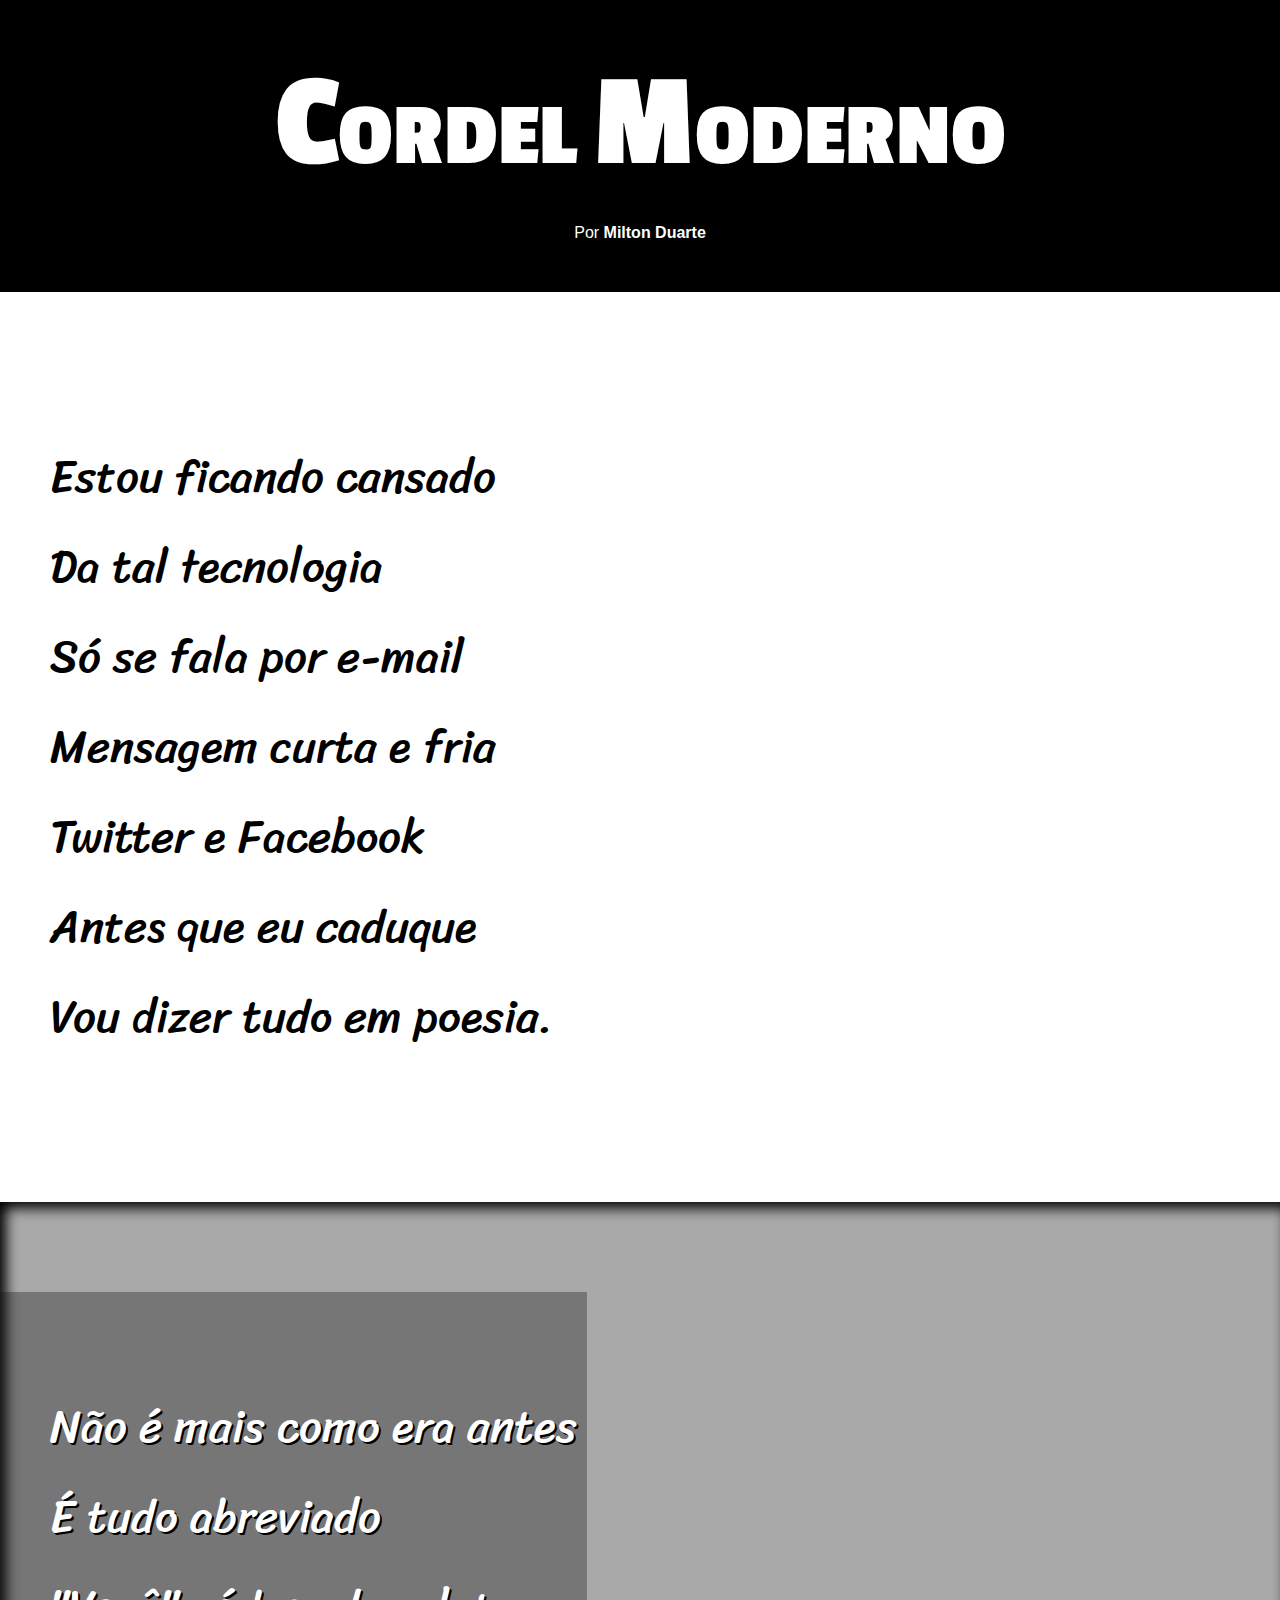
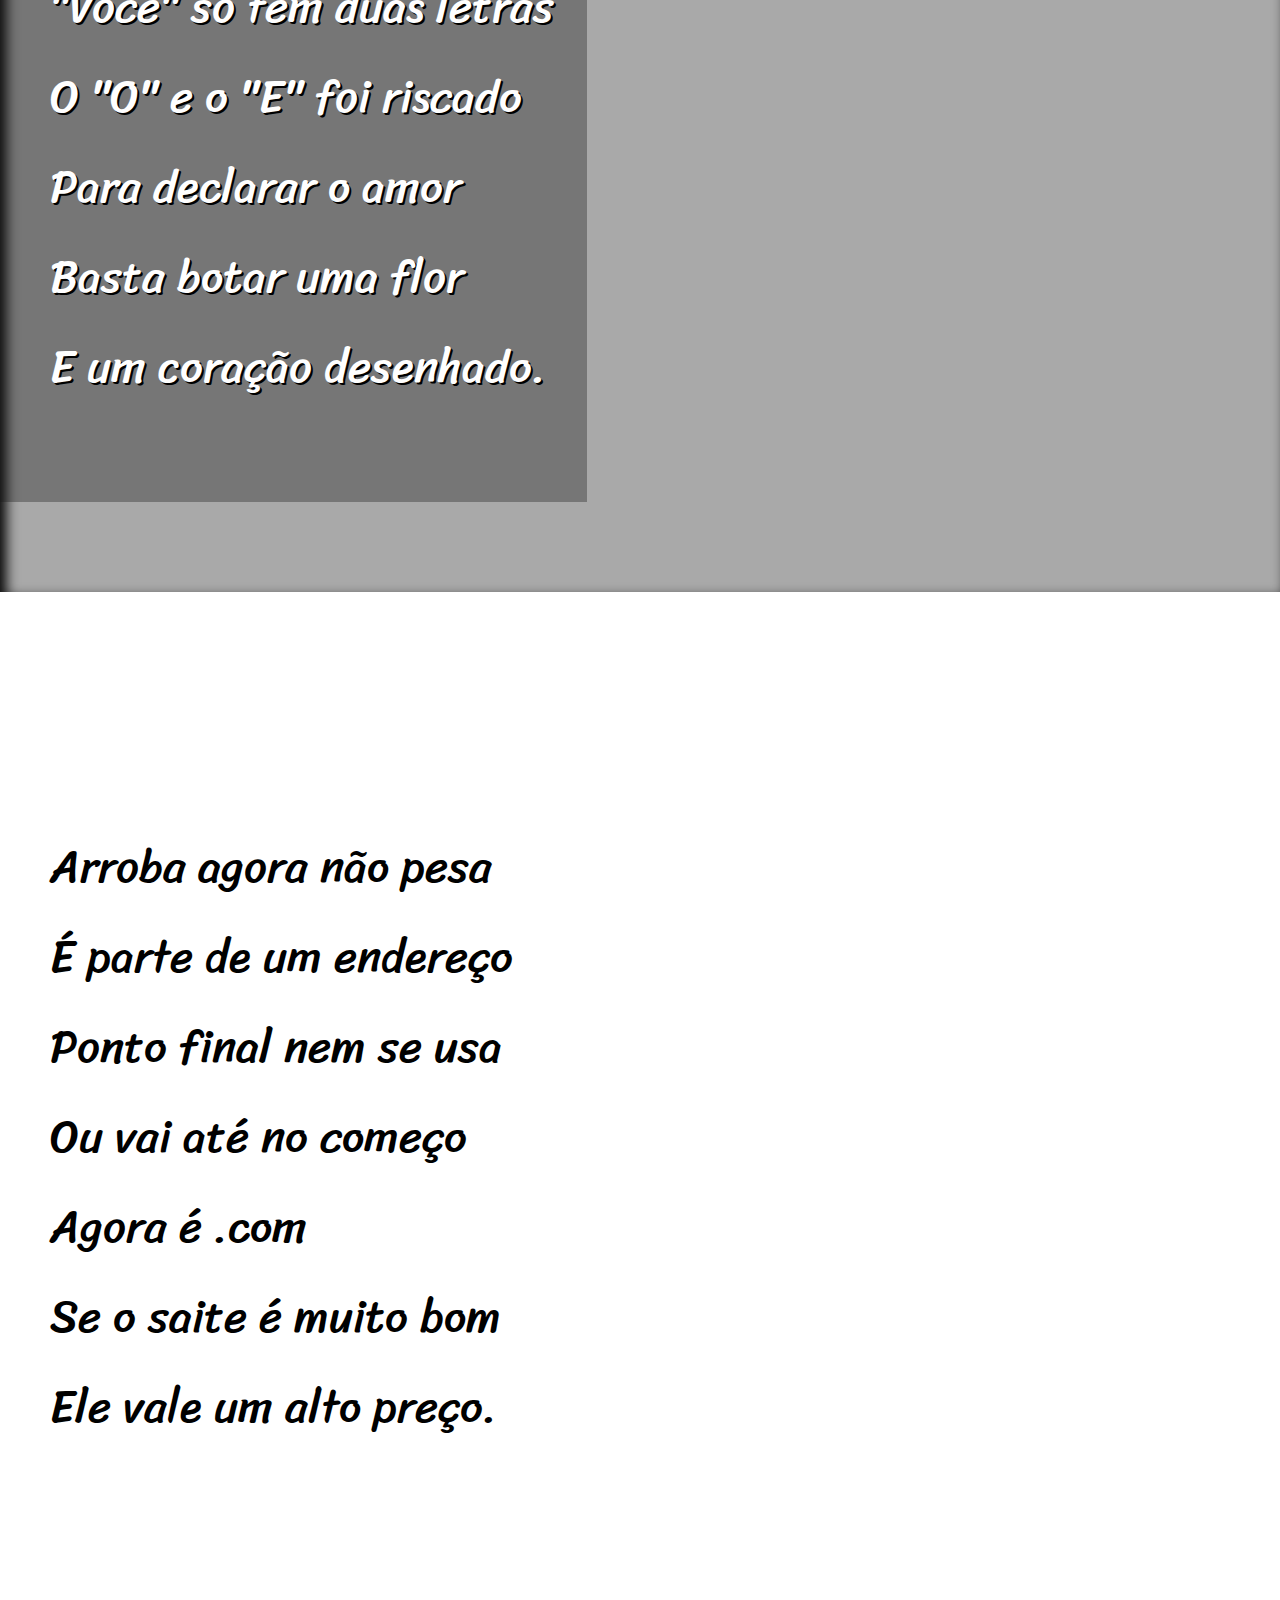
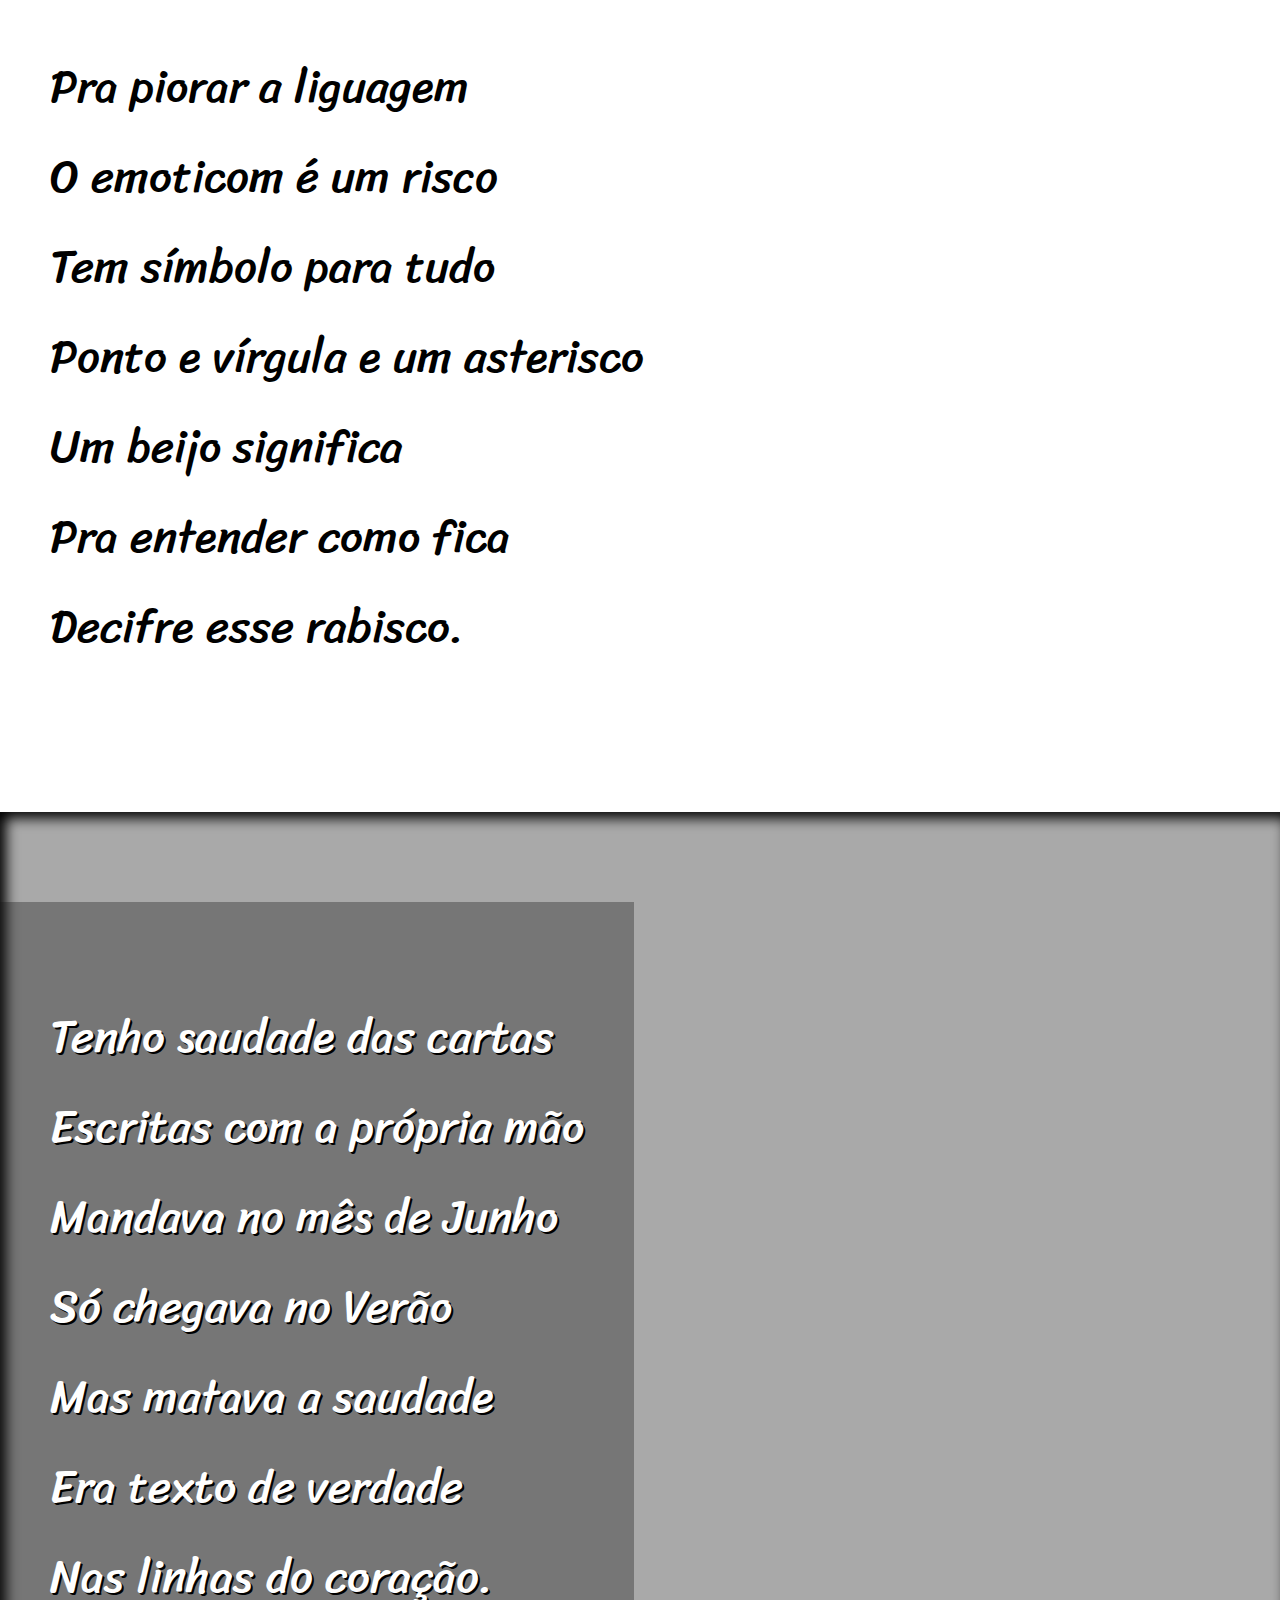
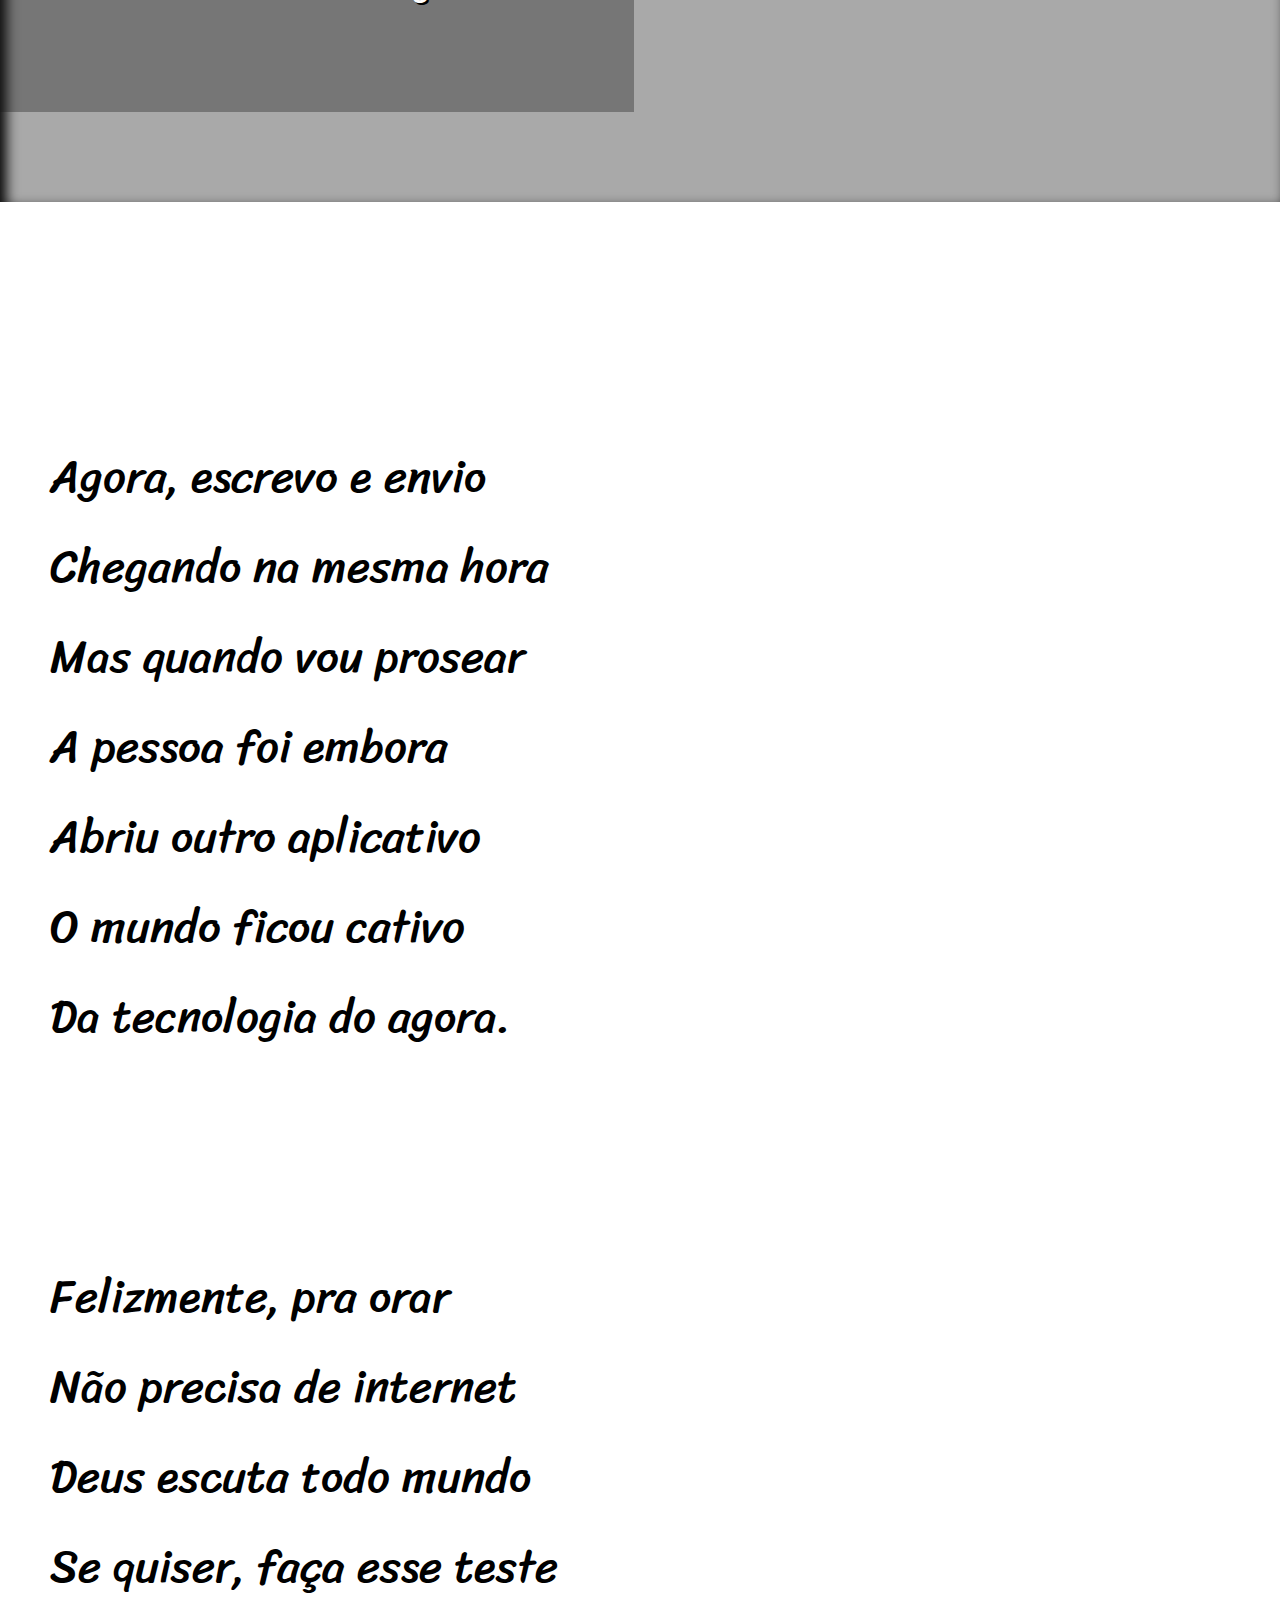
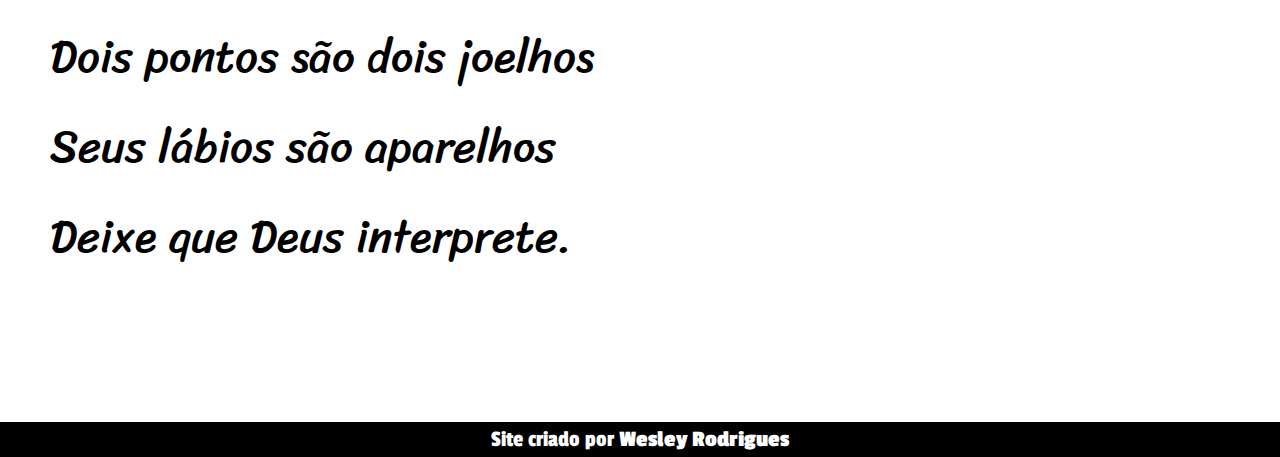
<file: cordel-moderno/index.html>
<!DOCTYPE html>
<html lang="pt-br">
<head>
    <meta charset="UTF-8">
    <meta name="viewport" content="width=device-width, initial-scale=1.0">
    <title>Cordel Morderno</title>
    <link rel="stylesheet" href="style.css">
</head>
<body>
    <header>
        <h1><span id="big">C</span>ORDEL <span id="big">M</span>ODERNO</h1>
        <p>Por <a href="https://www.recantodasletras.com.br/poesias/3186743" target="_blank">Milton Duarte</a></p>
    </header>


            <div class="container">
                <section id="normal">
                    <div class="first">
                        <p>Estou ficando cansado
                            Da tal tecnologia
                            Só se fala por e-mail
                            Mensagem curta e fria
                            Twitter e Facebook
                            Antes que eu caduque
                            Vou dizer tudo em poesia.
                        </p>
                    </div>
                </section>

                <section id="img01">
                    <div class="sec">
                        <p>
                            Não é mais como era antes
                            É tudo abreviado
                            "Você" só tem duas letras
                            O "O" e o "E" foi riscado
                            Para declarar o amor
                            Basta botar uma flor
                            E um coração desenhado.
                        </p>
                    </div>
                </section>

                <section id="normal">
                    <div class="tf">
                        <p>
                            Arroba agora não pesa
                            É parte de um endereço
                            Ponto final nem se usa
                            Ou vai até no começo
                            Agora é .com
                            Se o saite é muito bom
                            Ele vale um alto preço.
                        </p>
                        <p>
                            Pra piorar a liguagem
                            O emoticom é um risco
                            Tem símbolo para tudo
                            Ponto e vírgula e um asterisco
                            Um beijo significa
                            Pra entender como fica
                            Decifre esse rabisco.
                        </p>
                    </div>
                </section>

                <section id="img02">
                    <div class="five">
                        <p id="escuro">
                            Tenho saudade das cartas
                            Escritas com a própria mão
                            Mandava no mês de Junho
                            Só chegava no Verão
                            Mas matava a saudade
                            Era texto de verdade
                            Nas linhas do coração.
                        </p>
                    </div>
                </section>

                <section id="normal">
                    <div class="ss">
                        <p>
                            Agora, escrevo e envio
                            Chegando na mesma hora
                            Mas quando vou prosear
                            A pessoa foi embora
                            Abriu outro aplicativo
                            O mundo ficou cativo
                            Da tecnologia do agora.
                        </p>
                        <p>
                            Felizmente, pra orar
                            Não precisa de internet
                            Deus escuta todo mundo
                            Se quiser, faça esse teste
                            Dois pontos são dois joelhos
                            Seus lábios são aparelhos
                            Deixe que Deus interprete.
                        </p>
                    </div>
                </section>
            </div>



    <footer>Site criado por <a href="https://github.com/Wesley-rod" target="_blank">Wesley Rodrigues</a></footer>
</body>
</html>
</file>
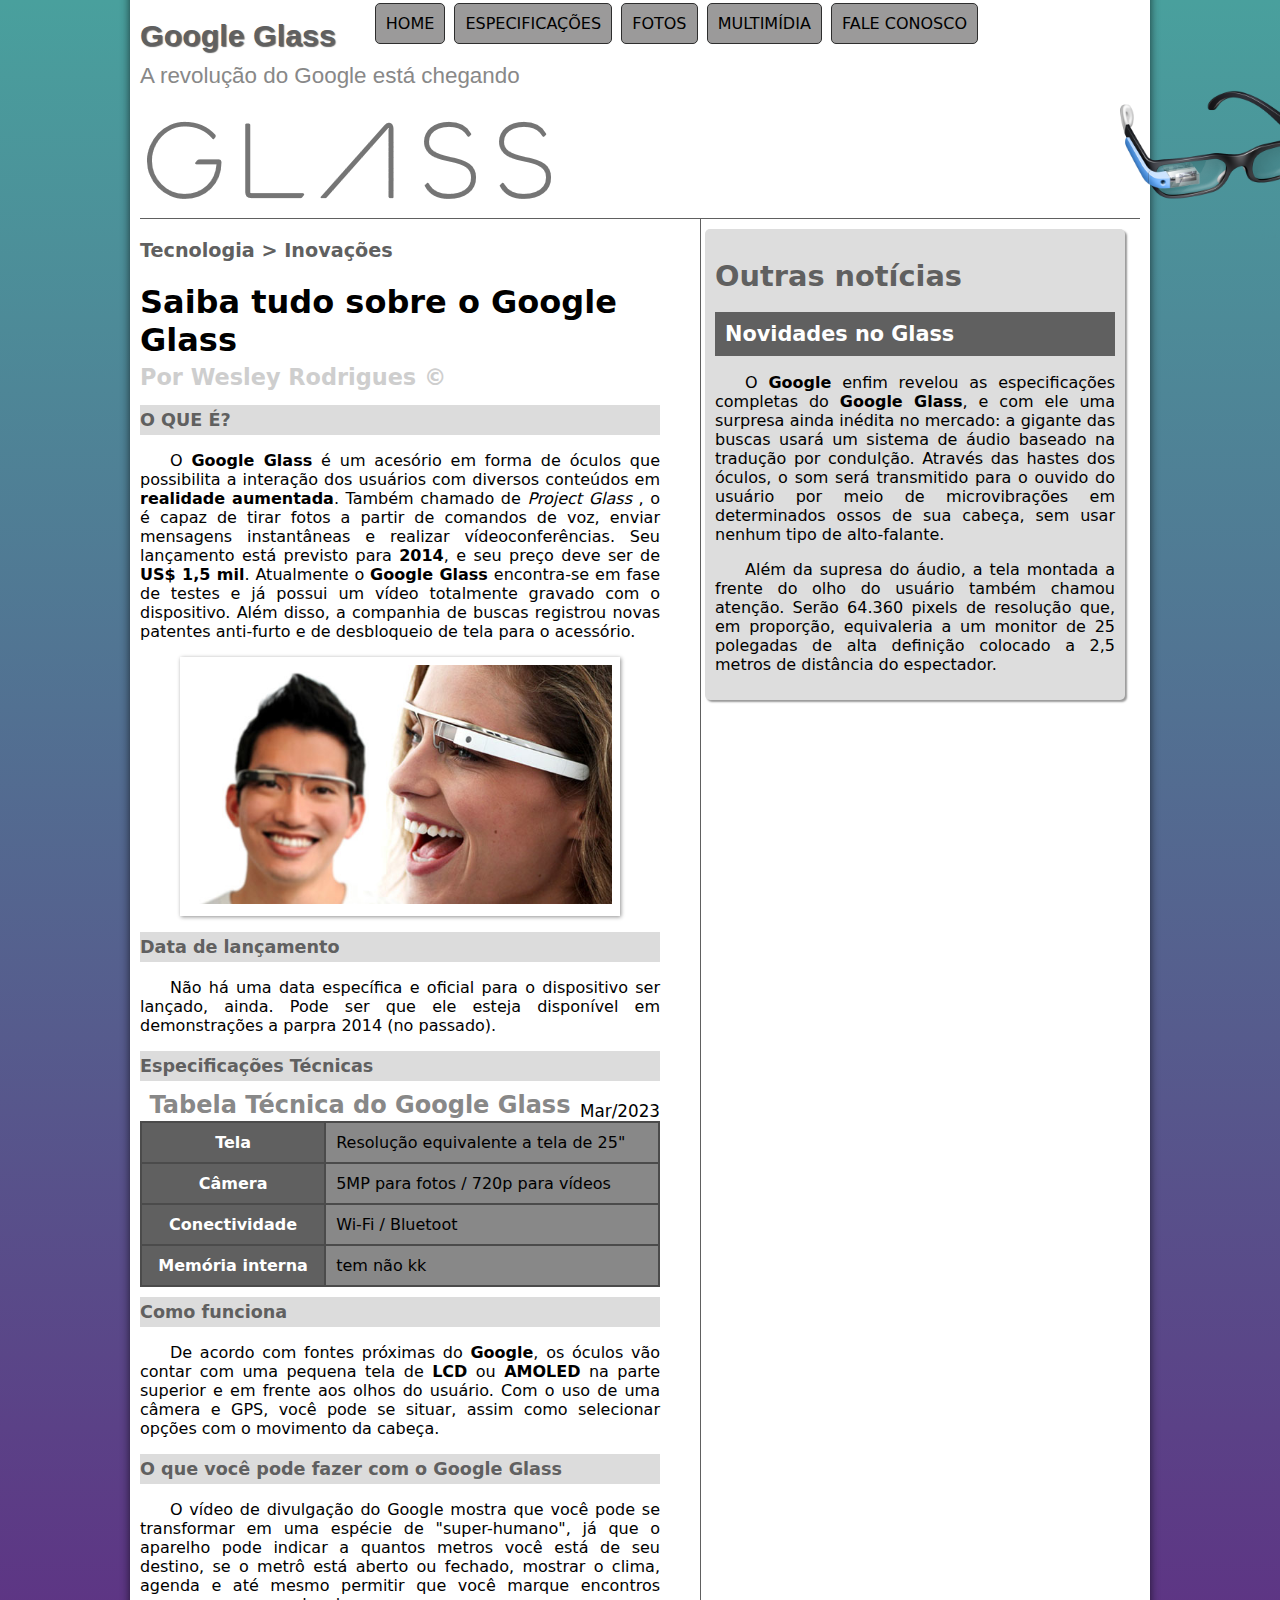
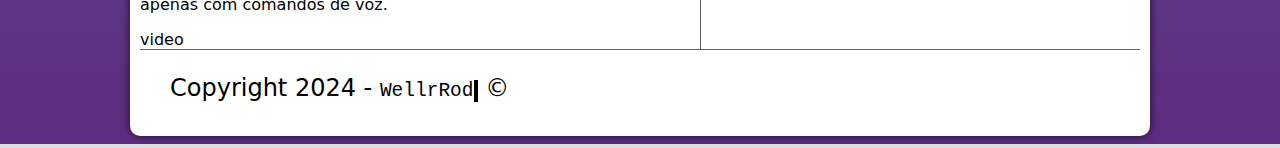
<file: projeto-glass/index.html>
<!DOCTYPE html>
<html lang="pt-br">
<head>
    <meta charset="UTF-8">
    <meta name="viewport" content="width=device-width, initial-scale=1.0">
    <title>Projeto</title>
    <link rel="stylesheet" href="estilos/style.css">
</head>
<body>
    <div id="interface">

        <header id="cabecalho">
                <hgroup>
                    <h1>Google Glass</h1>
                    <h2>A revolução do Google está chegando</h2>
                </hgroup>
                <img id="glass" src="imagens/google-glass.png.png" alt="google-glass">
                         
                <nav id="menu">
            <h1>Menu Principal</h1>
            <ul>
                <li onmouseover="mudaFoto('imagens/logo-home.jpg')" onmouseout="mudaFoto('imagens/google-glass.png.png')"><a href="index.html">Home</a></li>
                <li onmouseover="mudaFoto('imagens/logo-github.jpg')" onmouseout="mudaFoto('imagens/google-glass.png.png')"><a href="specs.html">Especificações</a></li>
                <li onmouseover="mudaFoto('imagens/logo-instagram.jpg')" onmouseout="mudaFoto('imagens/google-glass.png.png')"><a href="fotos.html">Fotos</a></li>
                <li onmouseover="mudaFoto('imagens/logo-facebook.jpg')" onmouseout="mudaFoto('imagens/google-glass.png.png')"><a href="multimidia.html">Multimídia</a></li>
                <li onmouseover="mudaFoto('imagens/logo-twitter.jpg')" onmouseout="mudaFoto('imagens/google-glass.png.png')"><a href="fale-conosco.html">Fale conosco</a></li>
            </ul>
                </nav>
        </header>
                <section id="corpo">        
            <article id="mainnot">
        <header id="cabecalho-artigo">
                        <hgroup>
                            <h3>Tecnologia > Inovações</h3>
                            <h1>Saiba tudo sobre o Google Glass</h1>
                            <h2>Por Wesley Rodrigues &copy;</h2>
                        </hgroup>
                    </header>
                    
                            <h2>O QUE É?</h2>
                    
                            <p>
                                O <strong>Google Glass</strong> é um acesório em forma de óculos que possibilita a interação dos usuários com diversos conteúdos em <strong>realidade aumentada</strong>. Também chamado de <i> <a href="http://glass.google.com" target="_blank">Project Glass</a> </i>, o é capaz de tirar fotos a partir de comandos de voz, enviar mensagens instantâneas e realizar vídeoconferências. Seu lançamento está previsto para <strong>2014</strong>, e seu preço deve ser de <strong>US$ 1,5 mil</strong>. Atualmente o <strong>Google Glass</strong> encontra-se em fase de testes e já possui um vídeo totalmente gravado com o dispositivo. Além disso, a companhia de buscas registrou novas patentes anti-furto e         de desbloqueio de tela para o acessório.
                            </p>
                    
                            <figure id="foto-legenda">
                    <img src="imagens/glass-quadro-homem-mulher.jpg" alt="mulher- usando-google-glass">
                    <figcaption>
                        <h3>Google Glass</h3>
                        <p>Uma nova maneira de ver o mundo.</p>
                    </figcaption>
                            </figure>
                    
                            <h2>Data de lançamento</h2>
                            <p>
                                Não há uma data específica e oficial para o dispositivo ser lançado, ainda. Pode ser que ele esteja disponível em demonstrações a parpra 2014 (no passado).
                            </p>
                    
                            <h2>Especificações Técnicas</h2>
                            <table id="tabela">
                                <caption>
                                    Tabela Técnica do Google Glass <span>Mar/2023</span>
                                </caption>
                                <tr>
                                    <td class="colleft">Tela</td>
                                    <td class="colright">Resolução equivalente a tela de 25"
                                    </td>
                                </tr>
                                <tr>
                                    <td class="colleft">Câmera</td>
                                    <td class="colright">5MP para fotos / 720p para vídeos</td>
                                </tr>
                                <tr>
                                    <td class="colleft"">Conectividade</td>
                                    <td class="colright">Wi-Fi / Bluetoot</td>
                                </tr>
                                <tr>
                                    <td class="colleft" >Memória interna</td>
                                    <td class="colright">tem não kk</td>
                                </tr>
                            </table>
                    
                            <h2>Como funciona</h2>
                            <p>
                                De acordo com fontes próximas do <strong>Google</strong>, os óculos vão contar com uma pequena tela de <strong>LCD</strong> ou <strong>AMOLED</strong> na parte superior e em frente aos olhos do usuário. Com o uso de uma câmera e GPS, você pode se situar, assim como selecionar opções com o movimento da cabeça.
                            </p>
                    
                            <h2>O que você pode fazer com o <strong>Google Glass</strong></h2>
                            <p>
                                O vídeo de divulgação do Google mostra que você pode se transformar em uma espécie de "super-<wbr/>humano", já que o aparelho pode indicar a quantos metros você está de seu destino, se o metrô está aberto ou fechado, mostrar o clima, agenda e até mesmo permitir que você marque encontros apenas com comandos de voz.
                            </p>
                            video
                </article>
            </section>

        <aside id="lateral">
            <h1>Outras notícias</h1>
            <h2>Novidades no <strong>Glass</strong></h2>
            <p>
                O <strong>Google</strong> enfim revelou as especificações completas do <strong>Google Glass</strong>, e com ele uma surpresa ainda inédita no mercado: a gigante das buscas usará um sistema de áudio baseado na tradução por condulção. Através das hastes dos óculos, o som será transmitido para o ouvido do usuário por meio de microvibrações em determinados ossos de sua cabeça, sem usar nenhum tipo de alto-falante.
            </p>
            <p>
                Além da supresa do áudio, a tela montada a frente do olho do usuário também chamou atenção. Serão 64.360 pixels de resolução que, em proporção, equivaleria a um monitor de 25 polegadas de alta definição colocado a 2,5 metros de distância do espectador.
            </p>
        </aside>

        <footer>
            <p>Copyright 2024 - <a href="https://github.com/Wesley-rod" target="_blank">WellrRod</a> &copy;</p>
        </footer>
    </div>
<script src="funcoes.js"></script>
</body>
</html>
</file>
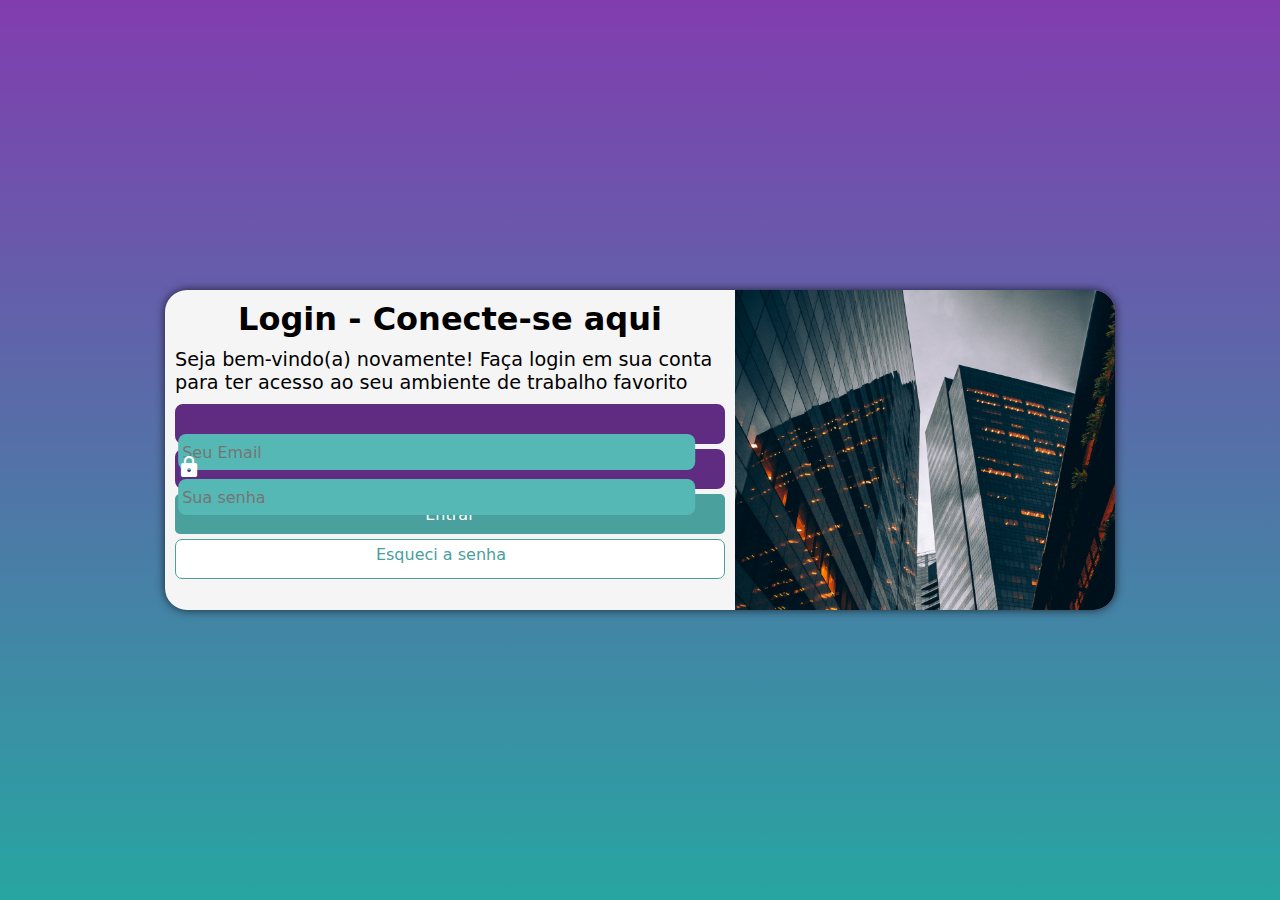
<file: projeto-login/index.html>
<!DOCTYPE html>
<html lang="pt-br">
<head>
    <meta charset="UTF-8">
    <meta name="viewport" content="width=device-width, initial-scale=1.0">
    <title>Login</title>
    <link rel="stylesheet" href="estilos/style.css">
    <link rel="stylesheet" href="estilos/media-query.css">
    <link href="https://fonts.googleapis.com/icon?family=Material+Icons" rel="stylesheet" />
</head>
<body>
    <main>
        <section id="login">
            <div class="imagem">

            </div>
            <div class="formulario">
                <h1>Login - Conecte-se aqui</h1>
                <p>Seja bem-vindo(a) novamente! Faça login em sua conta para ter acesso ao seu ambiente de trabalho favorito</p>
                <form action="login.php" method="post" autocomplete="on">
                    <div class="campo">
                        <i class="material-icons">login</i>
                        <input type="email" name="login" id="ilogin" required placeholder="Seu Email" autocomplete="email">
                        <label for="ilogin">Login</label>
                    </div>
                    <div class="campo">
                        <i class="material-icons">lock</i>
                        <input type="password" name="senha" id="isenha" required placeholder="Sua senha" autocomplete="current-password" minlength="8" maxlength="15">
                        <label for="isenha">Senha</label>
                    </div>

                    <input type="submit" value="Entrar">
                    <a href="esqueci.html" class="botao">Esqueci a senha <i class="material-icons">mail</i>
                    </a>
                </form>
            </div>
        </section>
    </main>
</body>
</html>
</file>
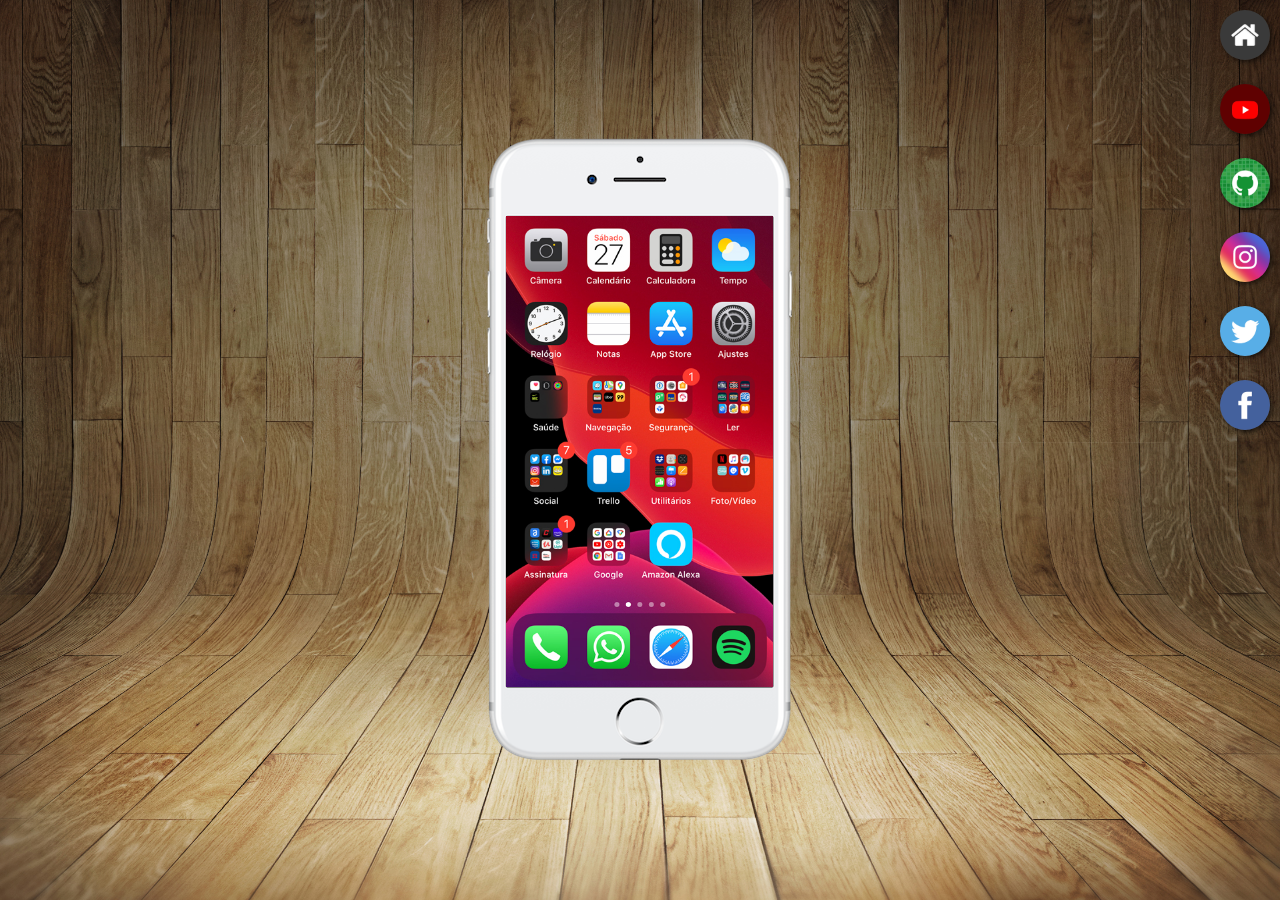
<file: projeto-social/index.html>
<!DOCTYPE html>
<html lang="pt-br">
<head>
    <meta charset="UTF-8">
    <meta name="viewport" content="width=device-width, initial-scale=1.0">
    <title>Projeto Social</title>
    <link rel="stylesheet" href="./estilo/style.css">
    <link rel="shortcut icon" href="./imagens/favicon.ico" type="image/x-icon">
</head>
<body>
    <main>
        <section id="phone">
            <iframe src="home.html" name="tela" id="tela" frameborder="0"></iframe>
        </section>
        <section id="social-media">
            <a href="home.html" target="tela"><img src="imagens/logo-home.jpg" alt="Home"></a><br>

            <a href="youtube.html" target="tela"><img src="imagens/logo-youtube.jpg" alt="Youtube"></a><br>

            <a href="github.html" target="tela"><img src="imagens/logo-github.jpg" alt="GitHub"></a><br>

            <a href="instagram.html" target="tela"><img src="imagens/logo-instagram.jpg" alt="Instagram"></a><br>

            <a href="twitter.html" target="tela"><img src="imagens/logo-twitter.jpg" alt="Twitter"></a><br>

            <a href="facebook.html" target="tela"><img src="imagens/logo-facebook.jpg" alt="Facebook"></a><br>
        </section>
    </main>
</body>
</html>
</file>
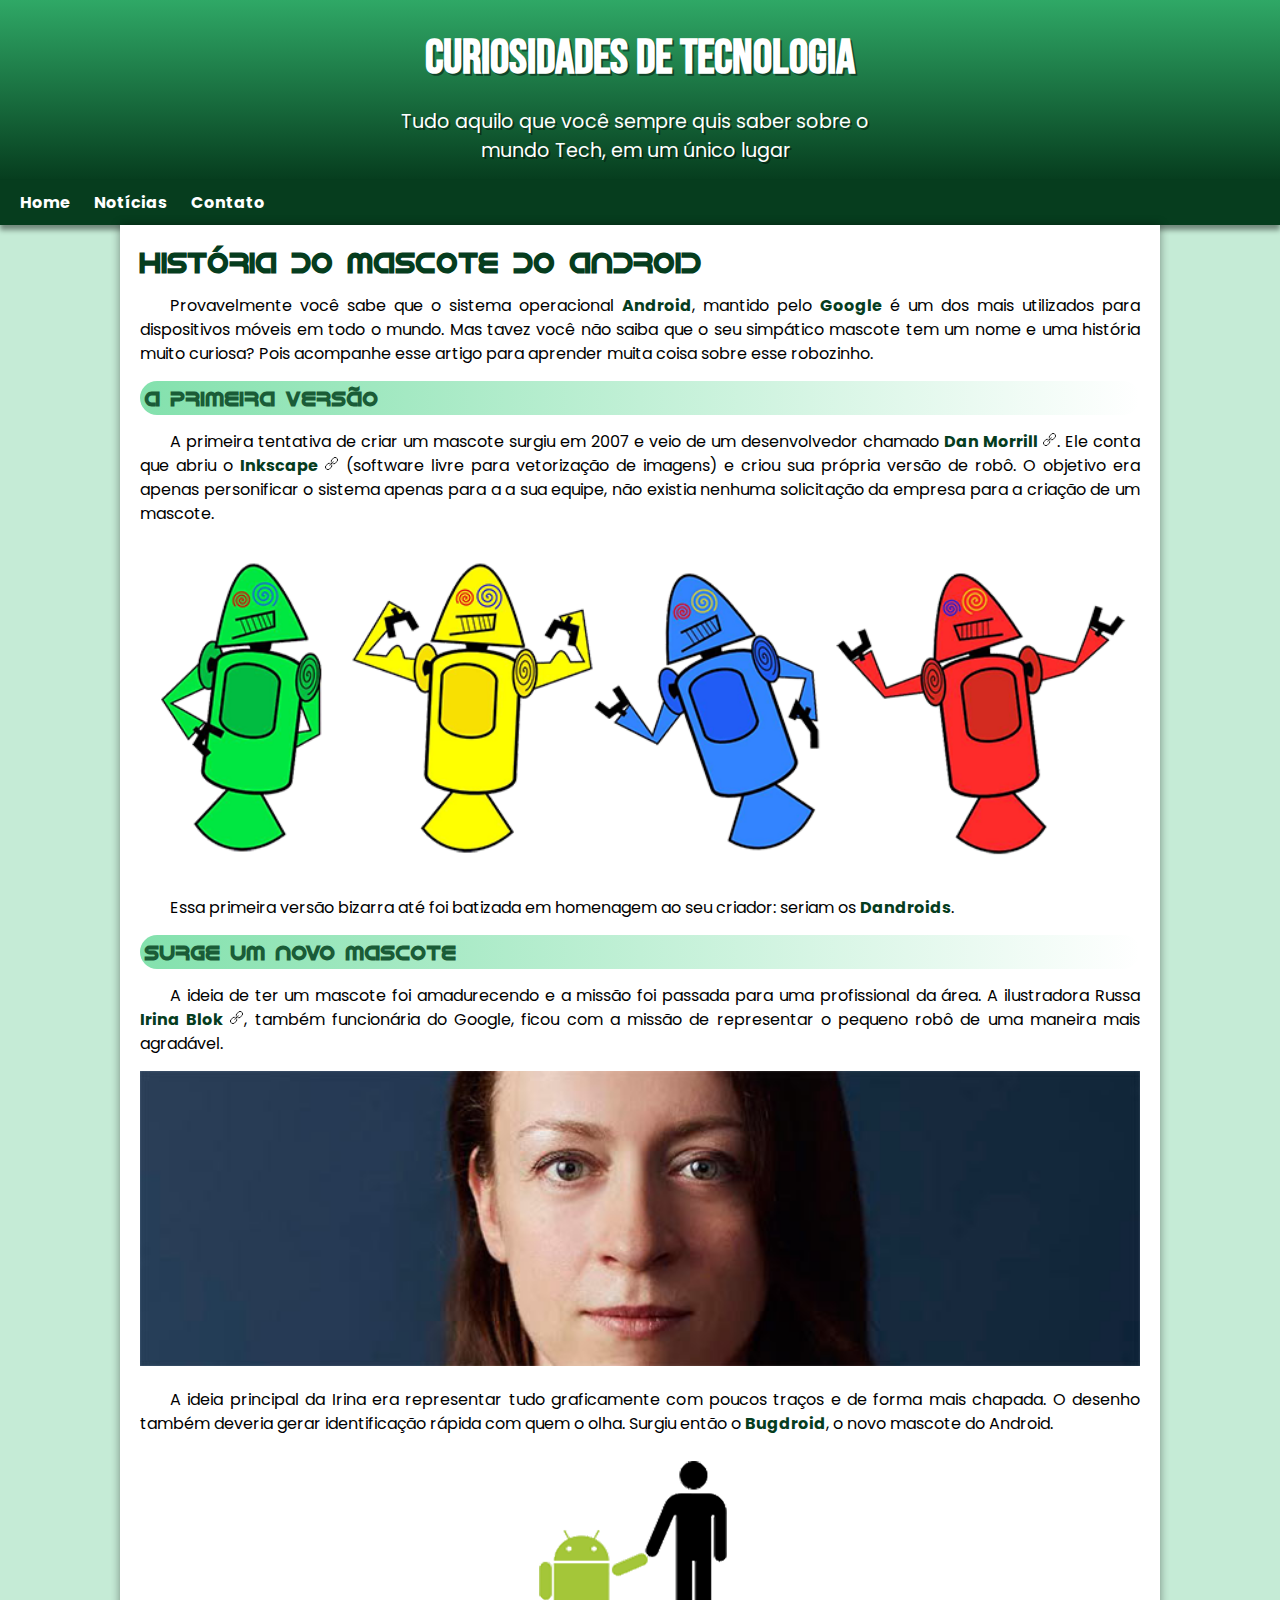
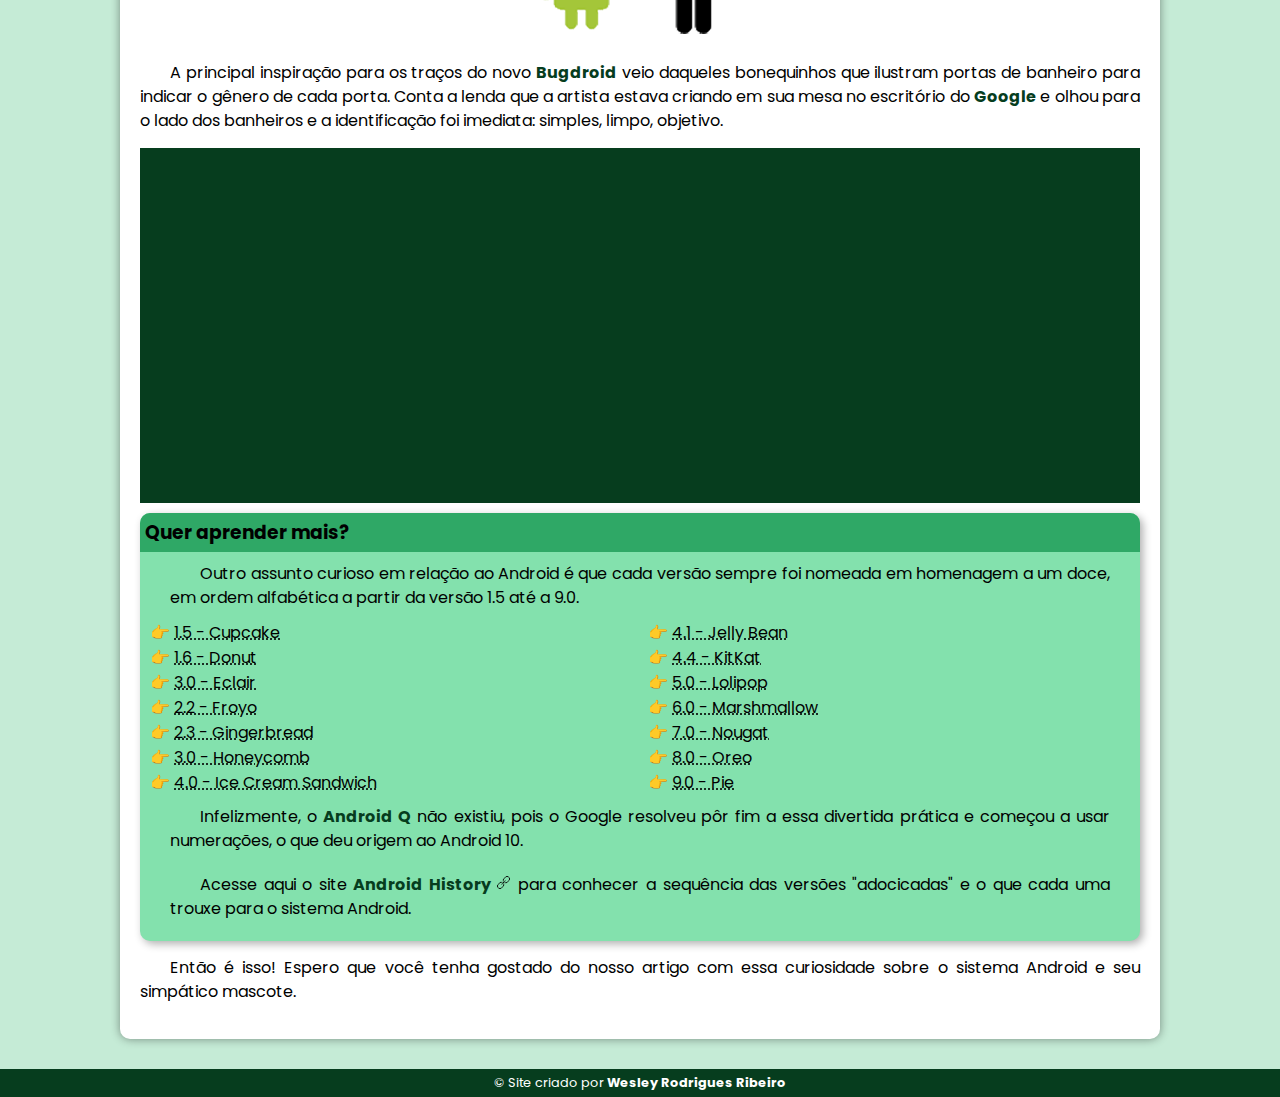
<file: site-android/index.html>
<!DOCTYPE html>
<html lang="pt-br">
<head>
    <meta charset="UTF-8">
    <meta name="viewport" content="width=device-width, initial-scale=1.0">
    <title>Primeiro Projeto</title>
    <link rel="stylesheet" href="estilo/style.css">
    <link rel="shortcut icon" href="imagens/favicon.ico" type="image/x-icon">
</head>
<body>
    
    <header>
        <h1>Curiosidades de Tecnologia</h1>
        <p>Tudo aquilo que você sempre quis saber sobre o mundo Tech, em um único lugar</p>
    </header>

    <nav>
        <a href="#">Home</a>
        <a href="#">Notícias</a>
        <a href="#">Contato</a>
    </nav>

    <main>
        <article>
            <h1>História do Mascote do Android</h1>

            <p>Provavelmente você sabe que o sistema operacional <strong>Android</strong>, mantido pelo <strong>Google</strong> é um dos mais utilizados para dispositivos móveis em todo o mundo. Mas tavez você não saiba que o seu simpático mascote tem um nome e uma história muito curiosa? Pois acompanhe esse artigo para aprender muita coisa sobre esse robozinho.</p>

            <h2>A primeira versão</h2>

            <p>A primeira tentativa de criar um mascote surgiu em 2007 e veio de um desenvolvedor chamado <a href="https://danmorrill.org" target="_blank">Dan Morrill <img id="linkimg" src="imagens/icons8-link-50.png" alt="link"></a>. Ele conta que abriu o <a href="https://inkscape.org/pt-br/" target="_blank">Inkscape <img id="linkimg" src="imagens/icons8-link-50.png" alt="link"></a> (software livre para vetorização de imagens) e criou sua própria versão de robô. O objetivo era apenas personificar o sistema apenas para a a sua equipe, não existia nenhuma solicitação da empresa para a criação de um mascote.</p>

            <picture>
                <source media="(max-width: 600px)" srcset="imagens/dan-droids-pq.png">
                <img src="imagens/dan-droids.png" alt="dan-droids">
            </picture>

            <p>Essa primeira versão bizarra até foi batizada em homenagem ao seu criador: seriam os <strong>Dandroids</strong>.</p>

            <h2>Surge um novo mascote</h2>

            <p>A ideia de ter um mascote foi amadurecendo e a missão foi passada para uma profissional da área. A ilustradora Russa <a href="irinablok.com/android" target="_blank">Irina Blok <img id="linkimg" src="imagens/icons8-link-50.png" alt="link"></a>, também funcionária do Google, ficou com a missão de representar o pequeno robô de uma maneira mais agradável.</p>

            <picture>
                <source media="(max-width: 600px)" srcset="imagens/irina-blok-pq.jpg">
                <img src="imagens/irina-blok.jpeg" alt="irina-block-criadora-do-bugdroid">
            </picture>

            <p>A ideia principal da Irina era representar tudo graficamente com poucos traços e de forma mais chapada. O desenho também deveria gerar identificação rápida com quem o olha. Surgiu então o <strong>Bugdroid</strong>, o novo mascote do Android.</p>

            <img id="pequena" src="imagens/bugdroid.png" alt="bugdroid">

            <p>A principal inspiração para os traços do novo <strong>Bugdroid</strong> veio daqueles bonequinhos que ilustram portas de banheiro para indicar o gênero de cada porta. Conta a lenda que a artista estava criando em sua mesa no escritório do <strong>Google</strong> e olhou para o lado dos banheiros e a identificação foi imediata: simples, limpo, objetivo.</p>

            <div class="video">
                <iframe width="560" height="315" src="https://www.youtube.com/embed/l2UDgpLz20M?si=R7zVy1KYZcmiJz_d" title="YouTube video player" frameborder="0" allow="accelerometer; autoplay; clipboard-write; encrypted-media; gyroscope; picture-in-picture; web-share" allowfullscreen></iframe>
            </div>
            
            <aside>
                <h3>Quer aprender mais?</h3>

                <p>Outro assunto curioso em relação ao Android é que cada versão sempre foi nomeada em homenagem a um doce, em ordem alfabética a partir da versão 1.5 até a 9.0.</p>

                <ul>
                    <li>
                        <abbr title="Bolo de copo">1.5 - Cupcake</abbr>
                    </li>
                    <li>
                        <abbr title="Rosquinha">1.6 - Donut</abbr>
                    </li>
                    <li>
                        <abbr title="Bomba">3.0 - Eclair</abbr>
                    </li>
                    <li>
                        <abbr title="Iogurte congelado">2.2 - Froyo</abbr>
                    </li>
                    <li>
                        <abbr title="Biscoito de gengibre">2.3 - Gingerbread</abbr>
                    </li>
                    <li>
                        <abbr title="Favo de mel">3.0 - Honeycomb</abbr>
                    </li>
                    <li>
                        <abbr title="Sanduiche de sorvete">4.0 - Ice Cream Sandwich</abbr>
                    </li>
                    <li>
                        <abbr title="Jujuba">4.1 - Jelly Bean</abbr>
                    </li>
                    <li>
                        <abbr title="KitKat">4.4 - KitKat</abbr>
                    </li>
                    <li>
                        <abbr title="Pirulito">5.0 - Lolipop</abbr>
                    </li>
                    <li>
                        <abbr title="Marshmallow">6.0 - Marshmallow</abbr>
                    </li>
                    <li>
                        <abbr title="Torrone">7.0 - Nougat</abbr>
                    </li>
                    <li>
                        <abbr title="Oreo">8.0 - Oreo</abbr>
                    </li>
                    <li>
                        <abbr title="Torta">9.0 - Pie</abbr>
                    </li>
                </ul>

                <p>Infelizmente, o <strong>Android Q</strong> não existiu, pois o Google resolveu pôr fim a essa divertida prática e começou a usar numerações, o que deu origem ao Android 10.</p>

                <p>Acesse aqui o site <a href="android.com/intl/en_uk/history/" target="_blank">Android History <img id="linkimg" src="imagens/icons8-link-50.png" alt=""></a> para conhecer a sequência das versões "adocicadas" e o que cada uma trouxe para o sistema Android.</p>
            </aside>
            
            <p>Então é isso! Espero que você tenha gostado do nosso artigo com essa curiosidade sobre o sistema Android e seu simpático mascote.</p>
        </article>

    </main>

    <footer>
        <p>&copy; Site criado por <a href="https://github.com/Wesley-rod" target="_blank">Wesley Rodrigues Ribeiro</a></p>
    </footer>

</body>
</html>
</file>
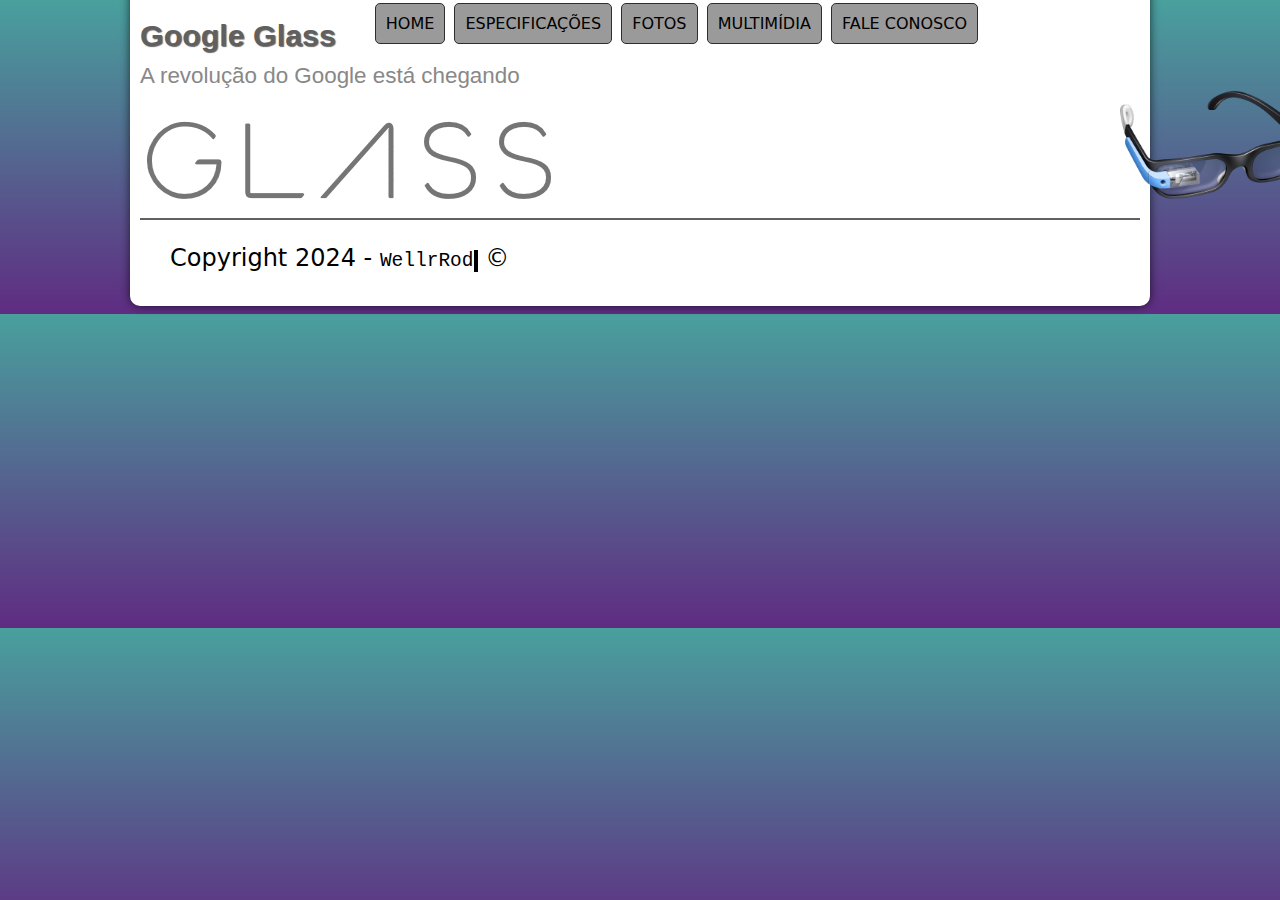
<file: projeto-glass/fale-conosco.html>
<!DOCTYPE html>
<html lang="pt-br">
<head>
    <meta charset="UTF-8">
    <meta name="viewport" content="width=device-width, initial-scale=1.0">
    <title>Projeto</title>
    <link rel="stylesheet" href="estilos/style.css">
</head>
<body>
    <div id="interface">

        <header id="cabecalho">
                <hgroup>
                    <h1>Google Glass</h1>
                    <h2>A revolução do Google está chegando</h2>
                </hgroup>
                <img id="glass" src="imagens/google-glass.png.png" alt="google-glass">
                         
                <nav id="menu">
            <h1>Menu Principal</h1>
            <ul>
                <li onmouseover="mudaFoto('imagens/logo-home.jpg')" onmouseout="mudaFoto('imagens/google-glass.png.png')"><a href="index.html">Home</a></li>
                <li onmouseover="mudaFoto('imagens/logo-github.jpg')" onmouseout="mudaFoto('imagens/google-glass.png.png')"><a href="specs.html">Especificações</a></li>
                <li onmouseover="mudaFoto('imagens/logo-instagram.jpg')" onmouseout="mudaFoto('imagens/google-glass.png.png')"><a href="fotos.html">Fotos</a></li>
                <li onmouseover="mudaFoto('imagens/logo-facebook.jpg')" onmouseout="mudaFoto('imagens/google-glass.png.png')"><a href="multimidia.html">Multimídia</a></li>
                <li onmouseover="mudaFoto('imagens/logo-twitter.jpg')" onmouseout="mudaFoto('imagens/google-glass.png.png')"><a href="fale-conosco.html">Fale conosco</a></li>
            </ul>
                </nav>
        </header>
<body>
    
</body>
</html>

<footer>
    <p>Copyright 2024 - <a href="https://github.com/Wesley-rod" target="_blank">WellrRod</a> &copy;</p>
</footer>
</div>
<script src="funcoes.js"></script>
</body>
</html>
</file>
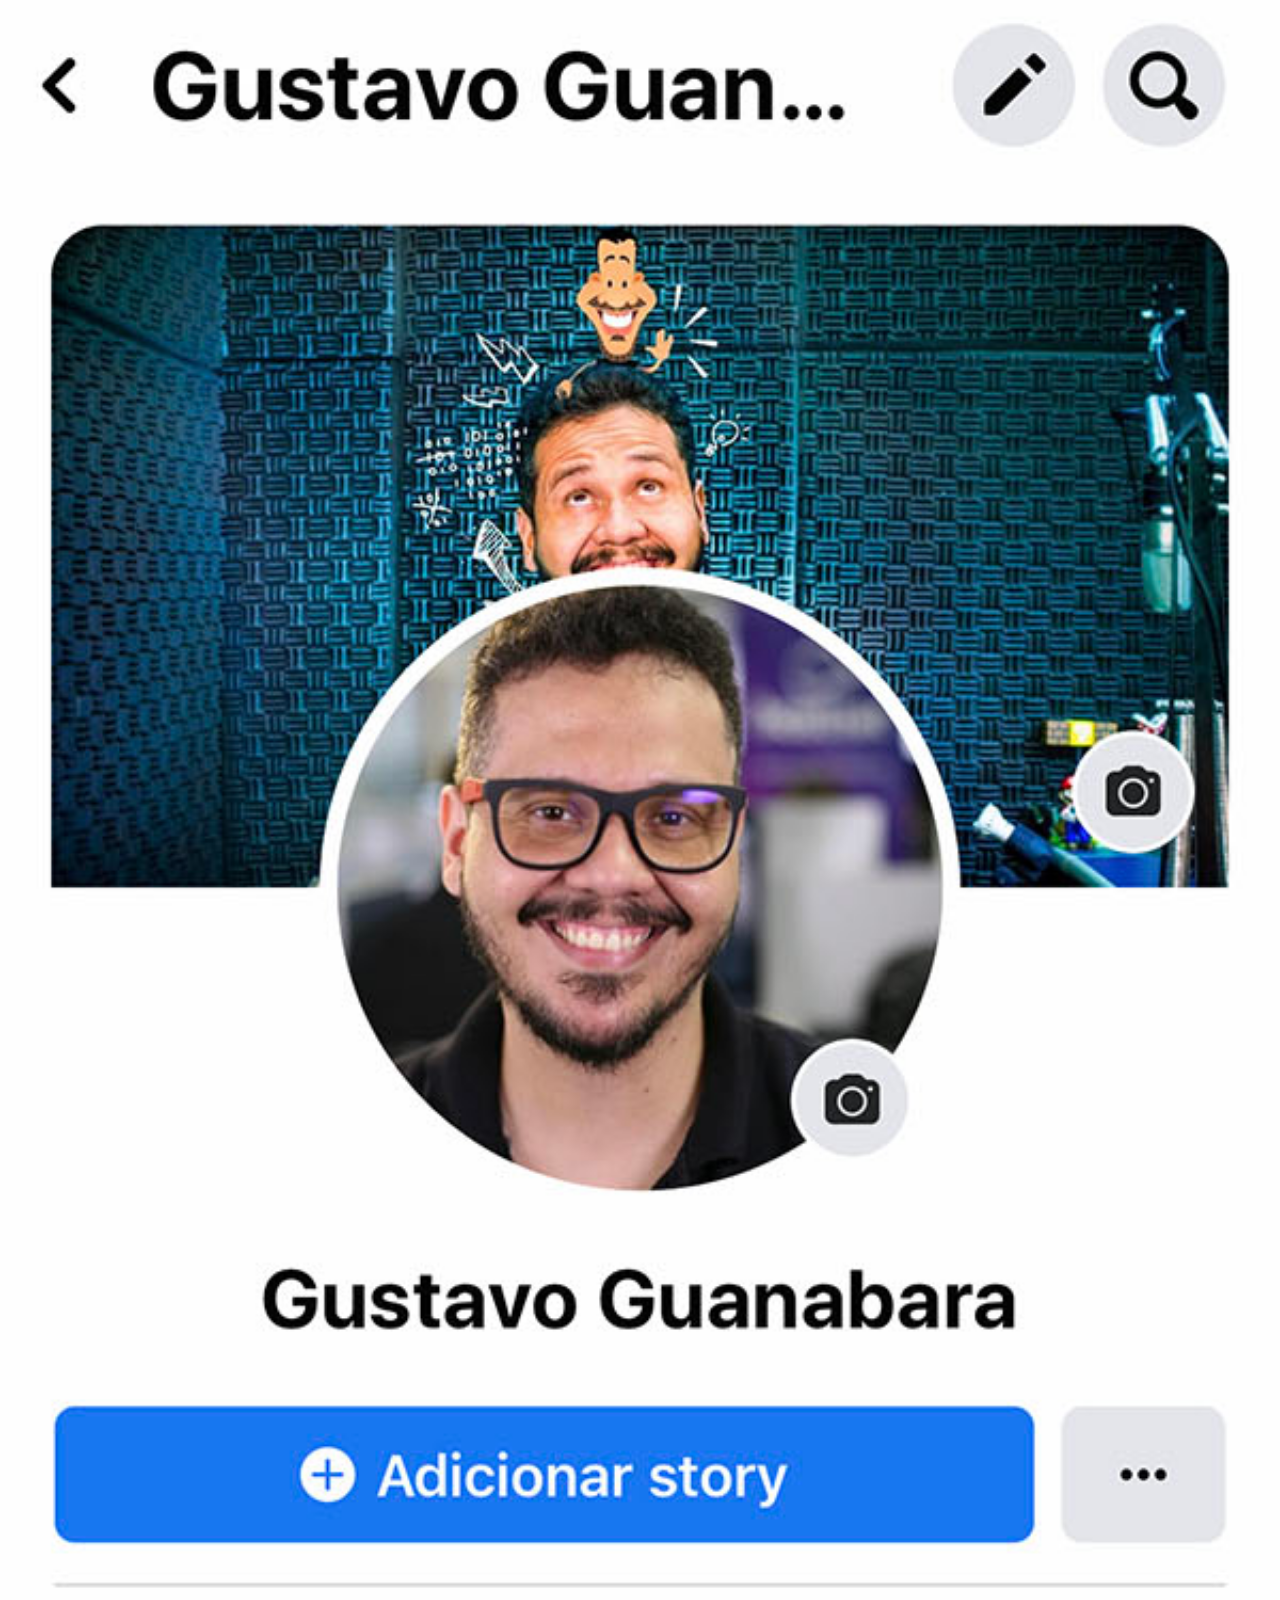
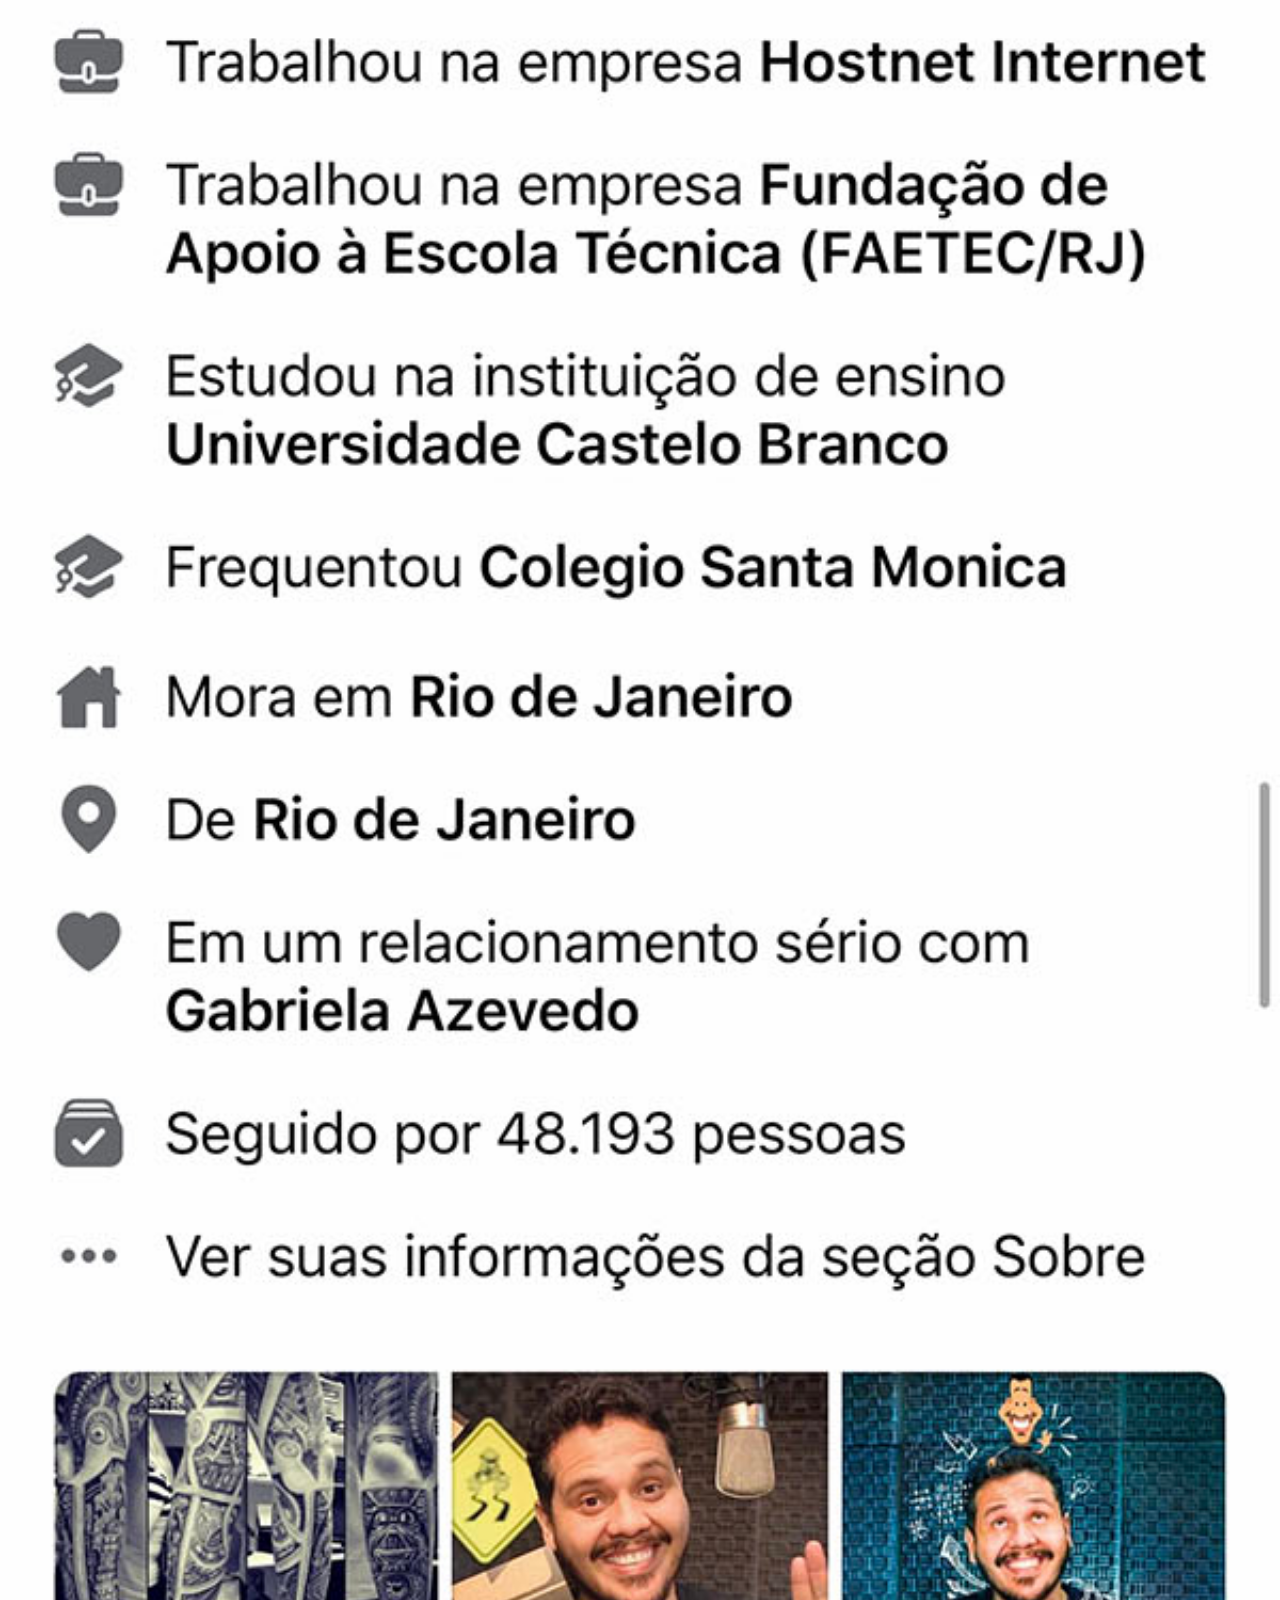
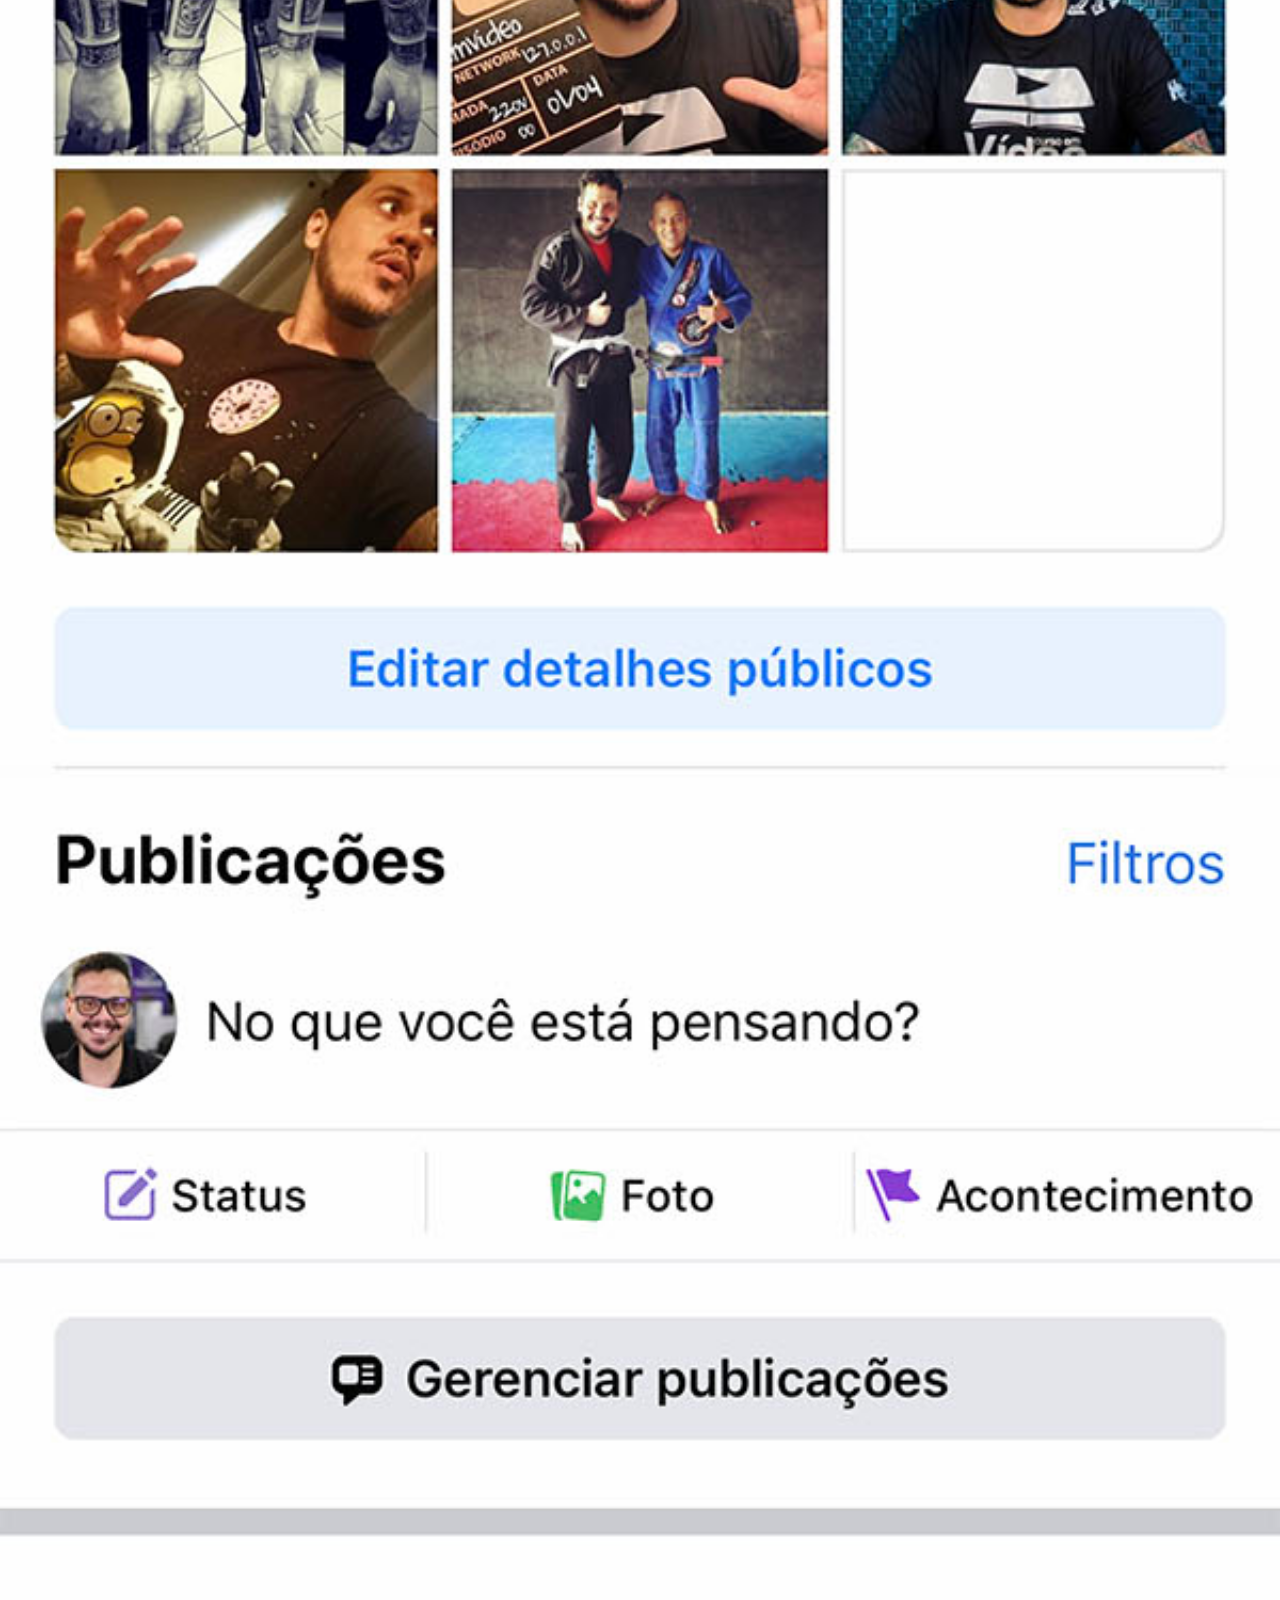
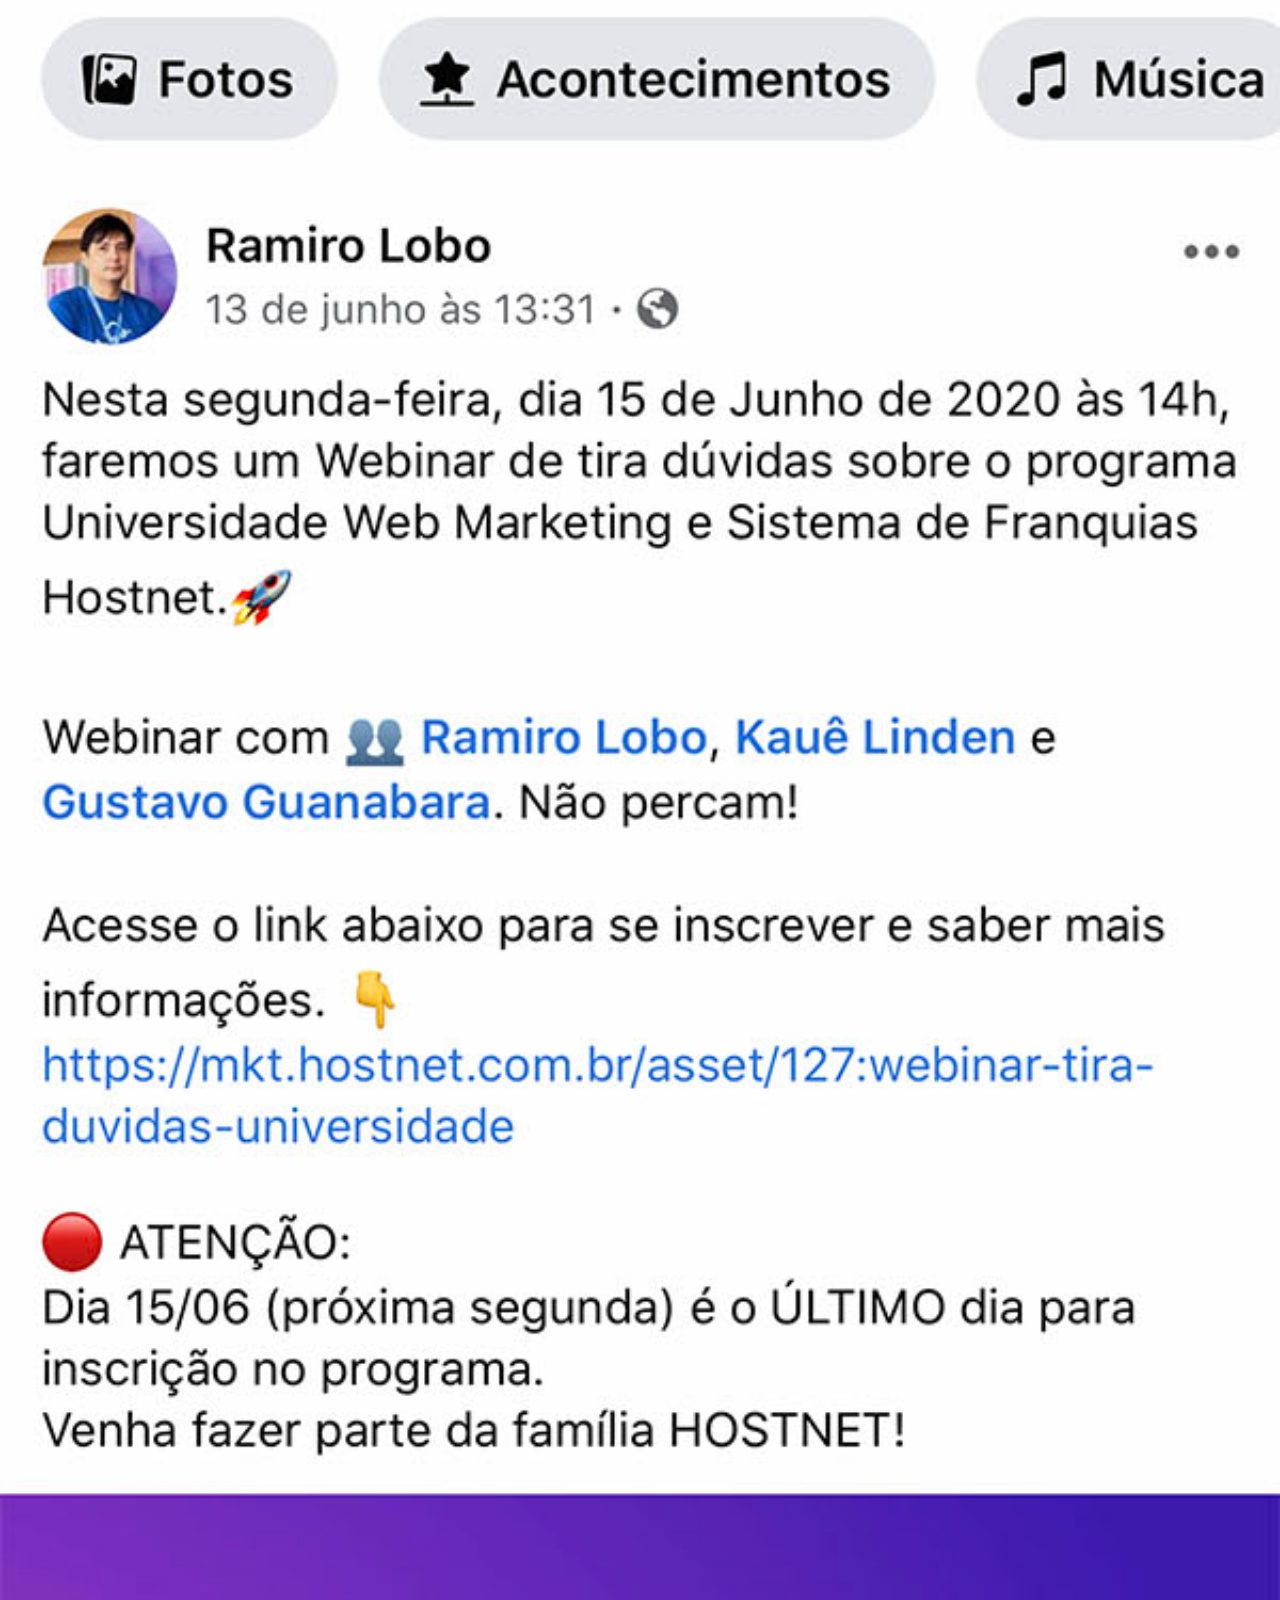
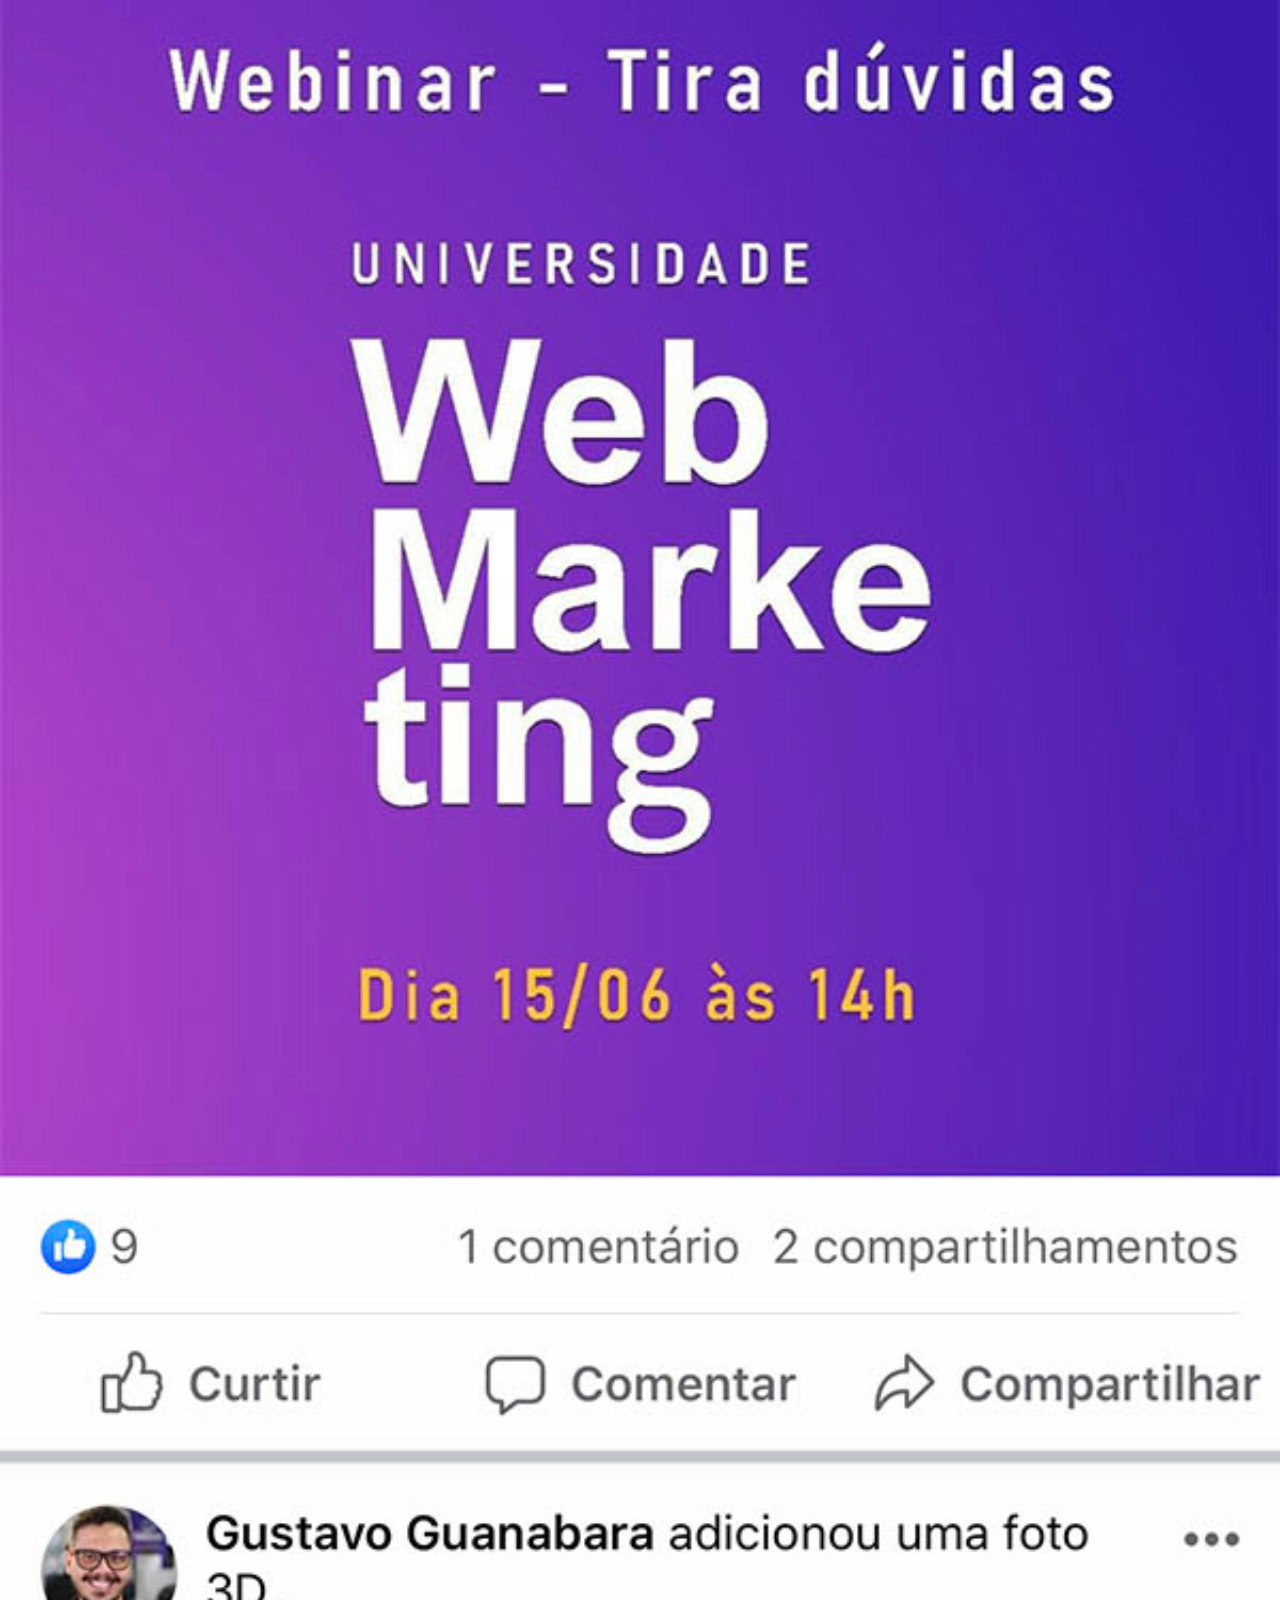
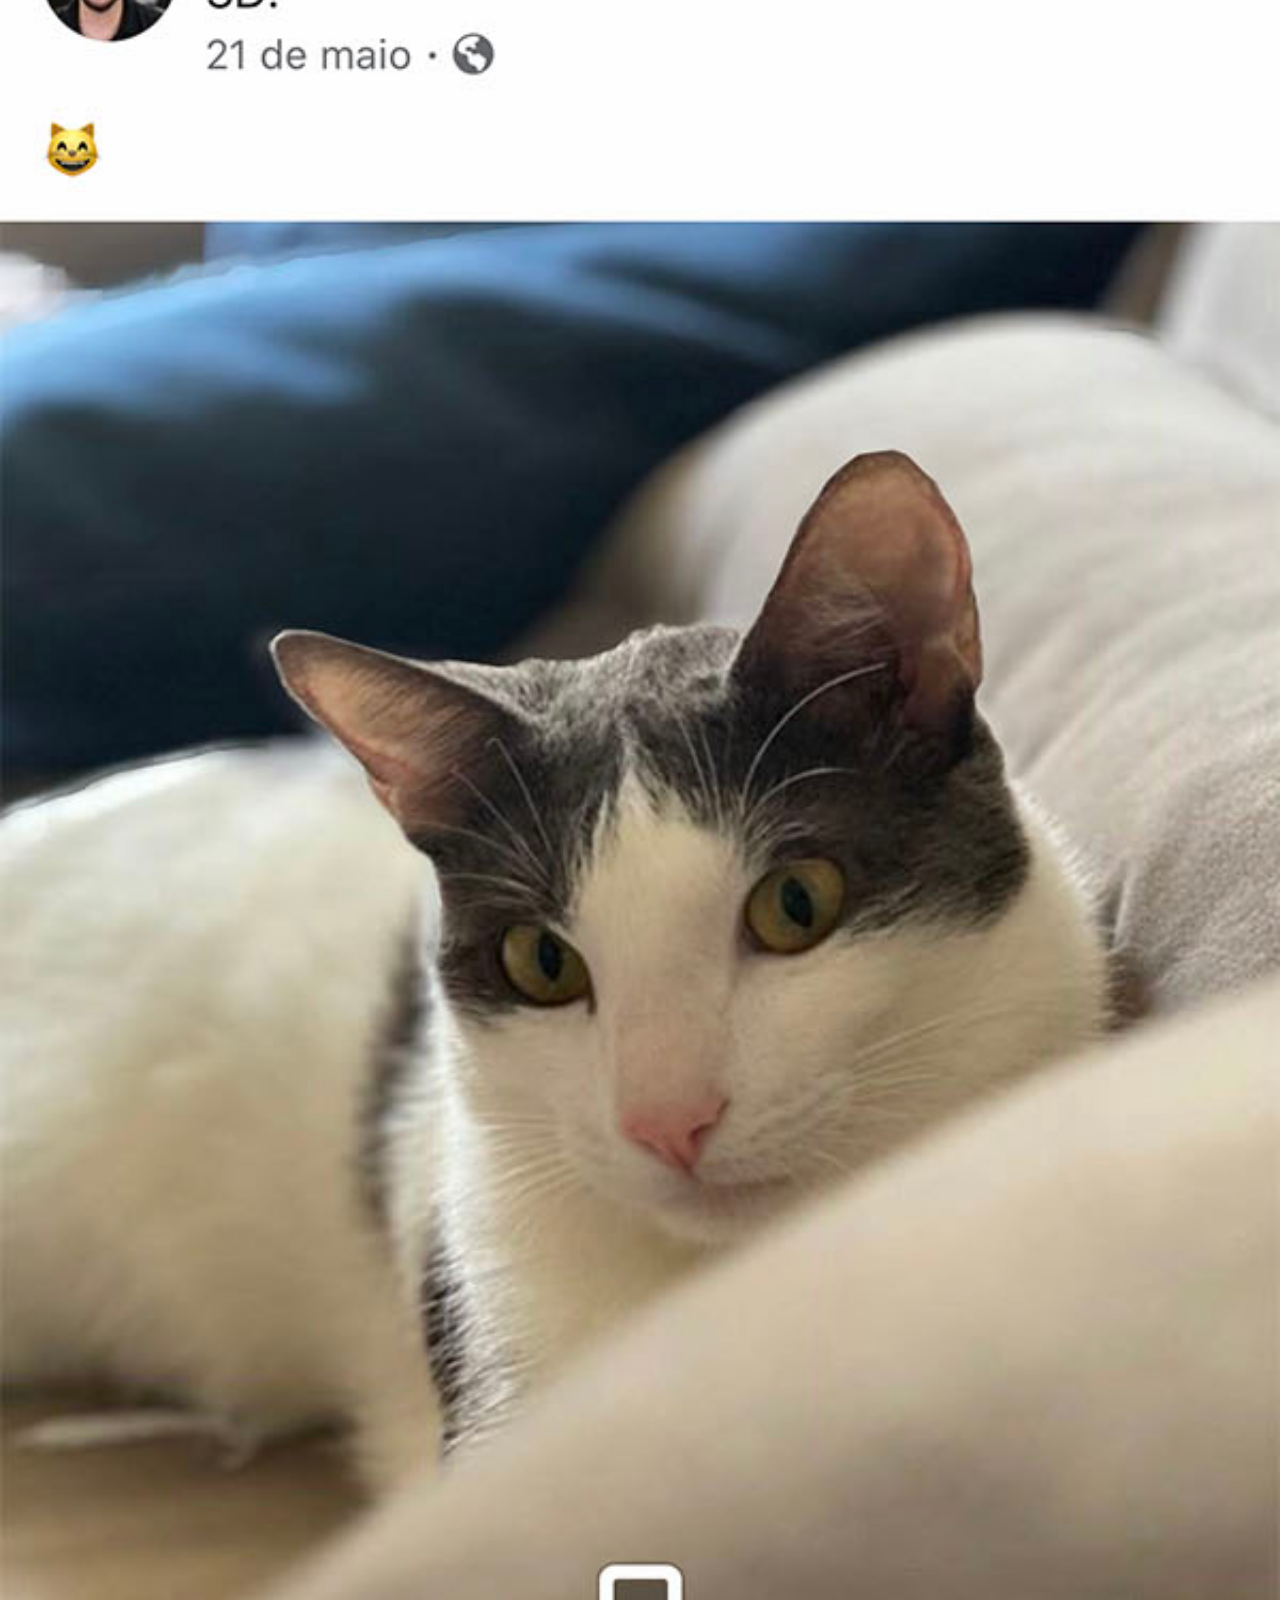
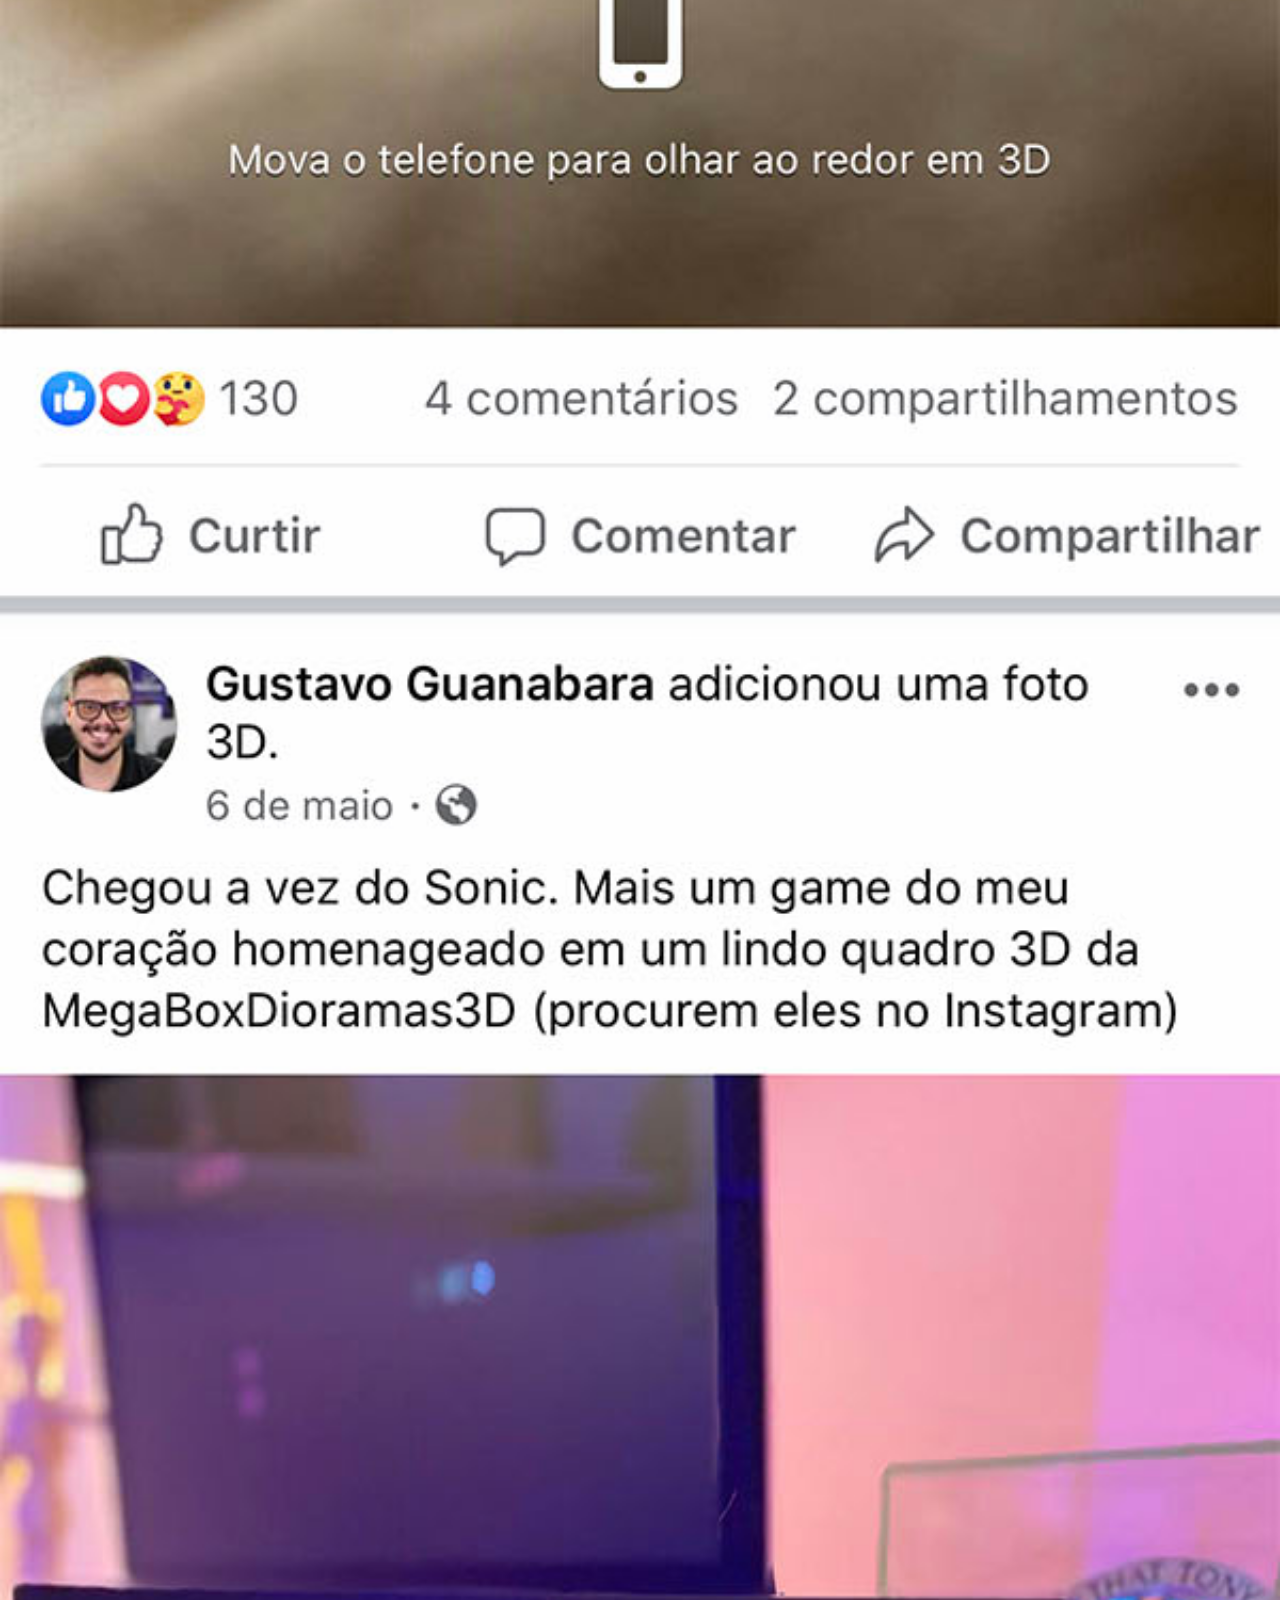
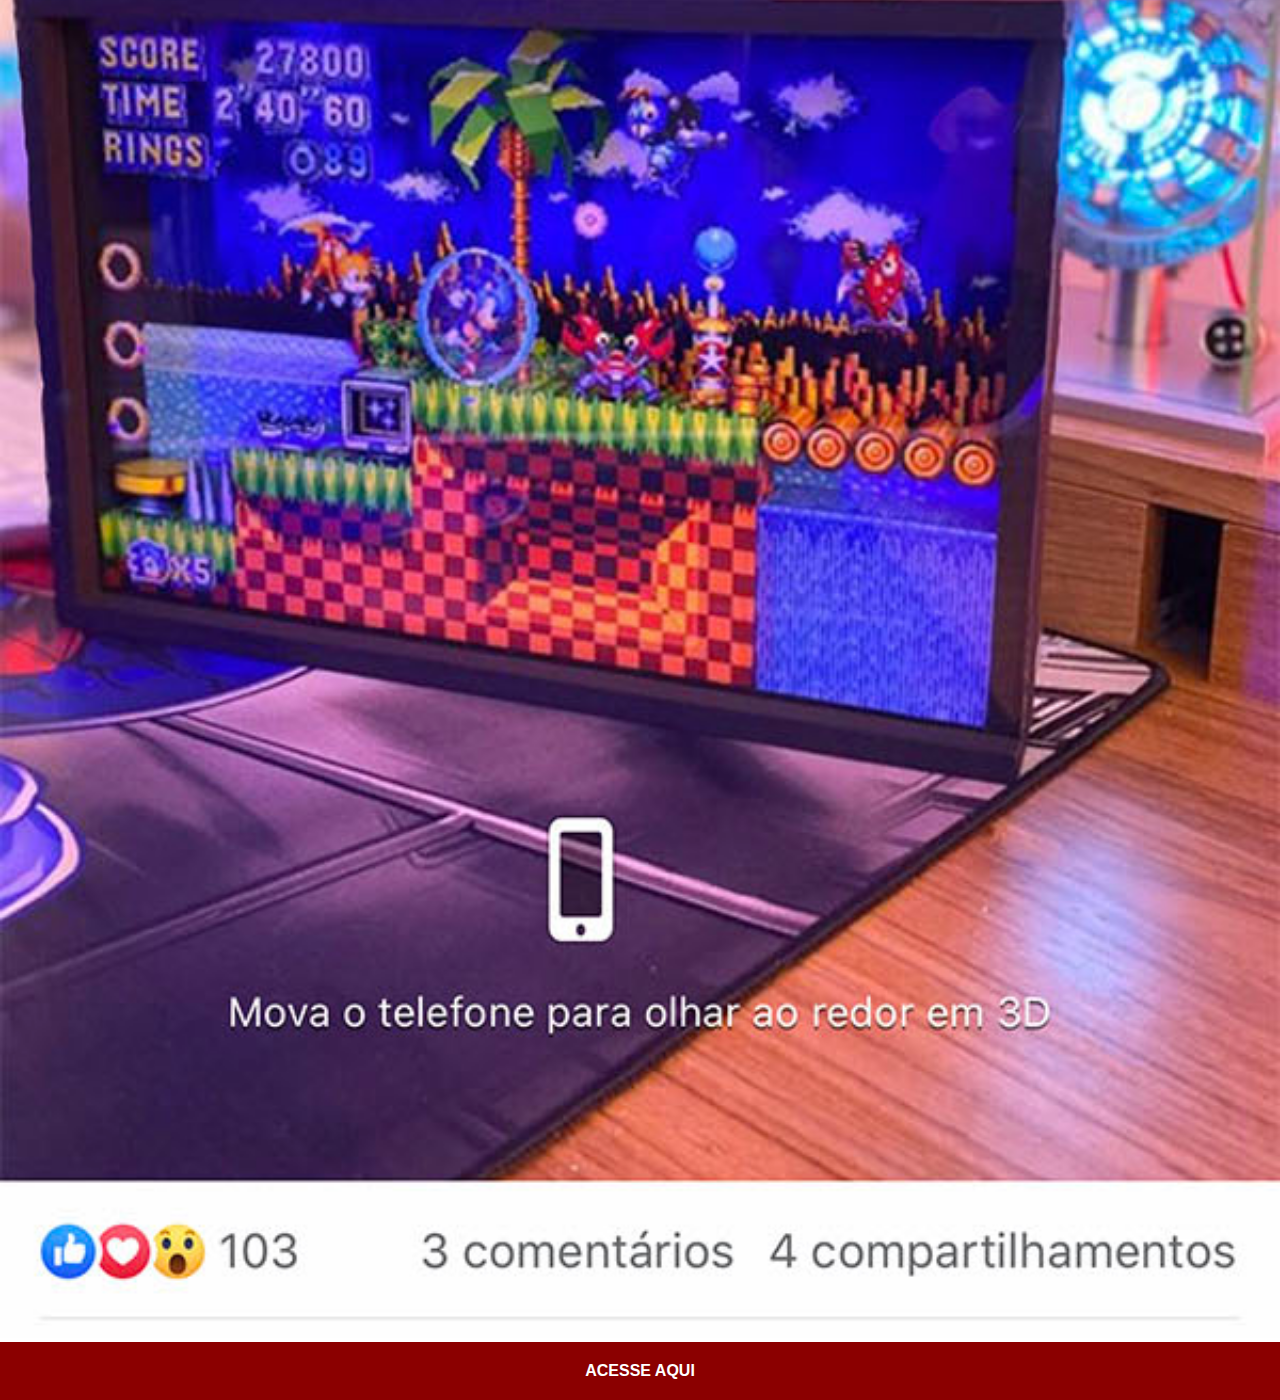
<file: projeto-social/facebook.html>
<!DOCTYPE html>
<html lang="pt-br">
<head>
    <meta charset="UTF-8">
    <meta name="viewport" content="width=device-width, initial-scale=1.0">
    <title>Facebook</title>
    <link rel="stylesheet" href="estilo/social.css">
</head>
<body>
    <img src="imagens/tela-facebook.jpg" alt="Facebook" >
    <a href="https://www.facebook.com/gustavoguanabara/" target="_blank">ACESSE AQUI</a>
</body>
</html>
</file>
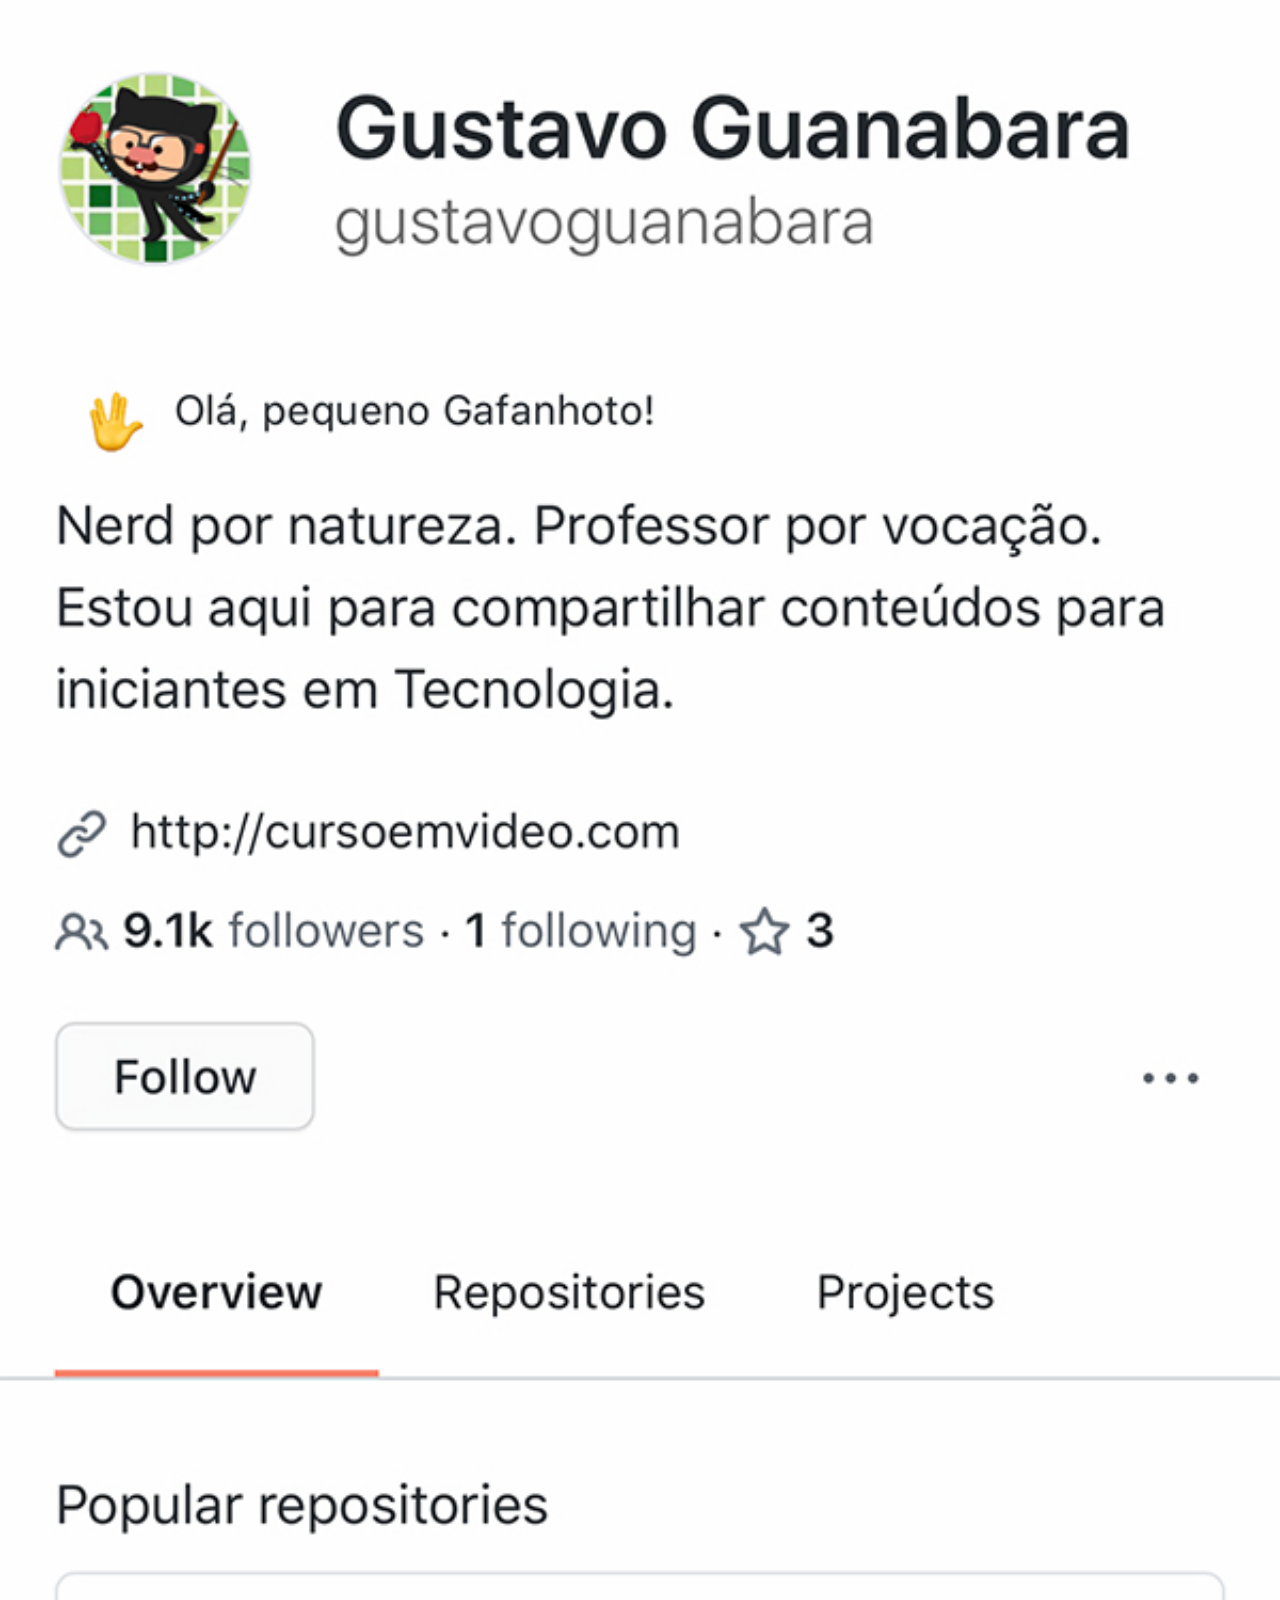
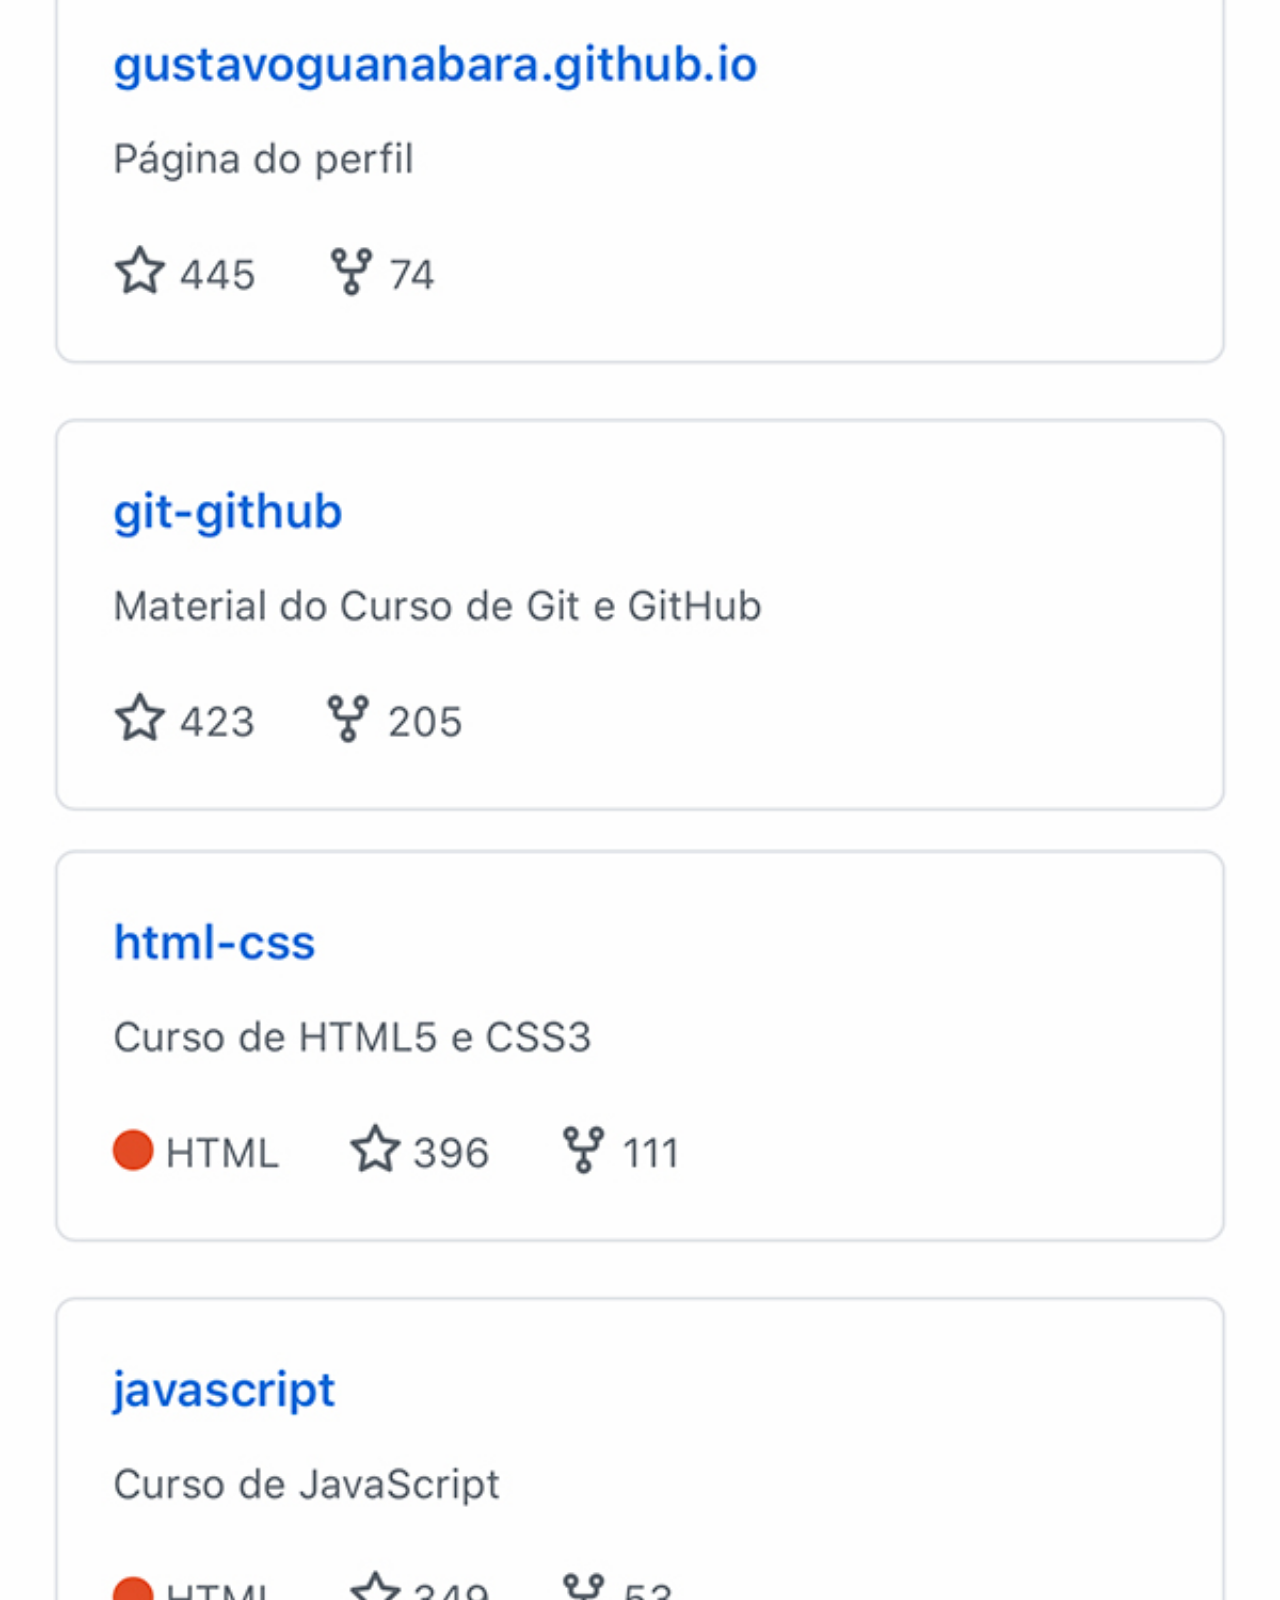
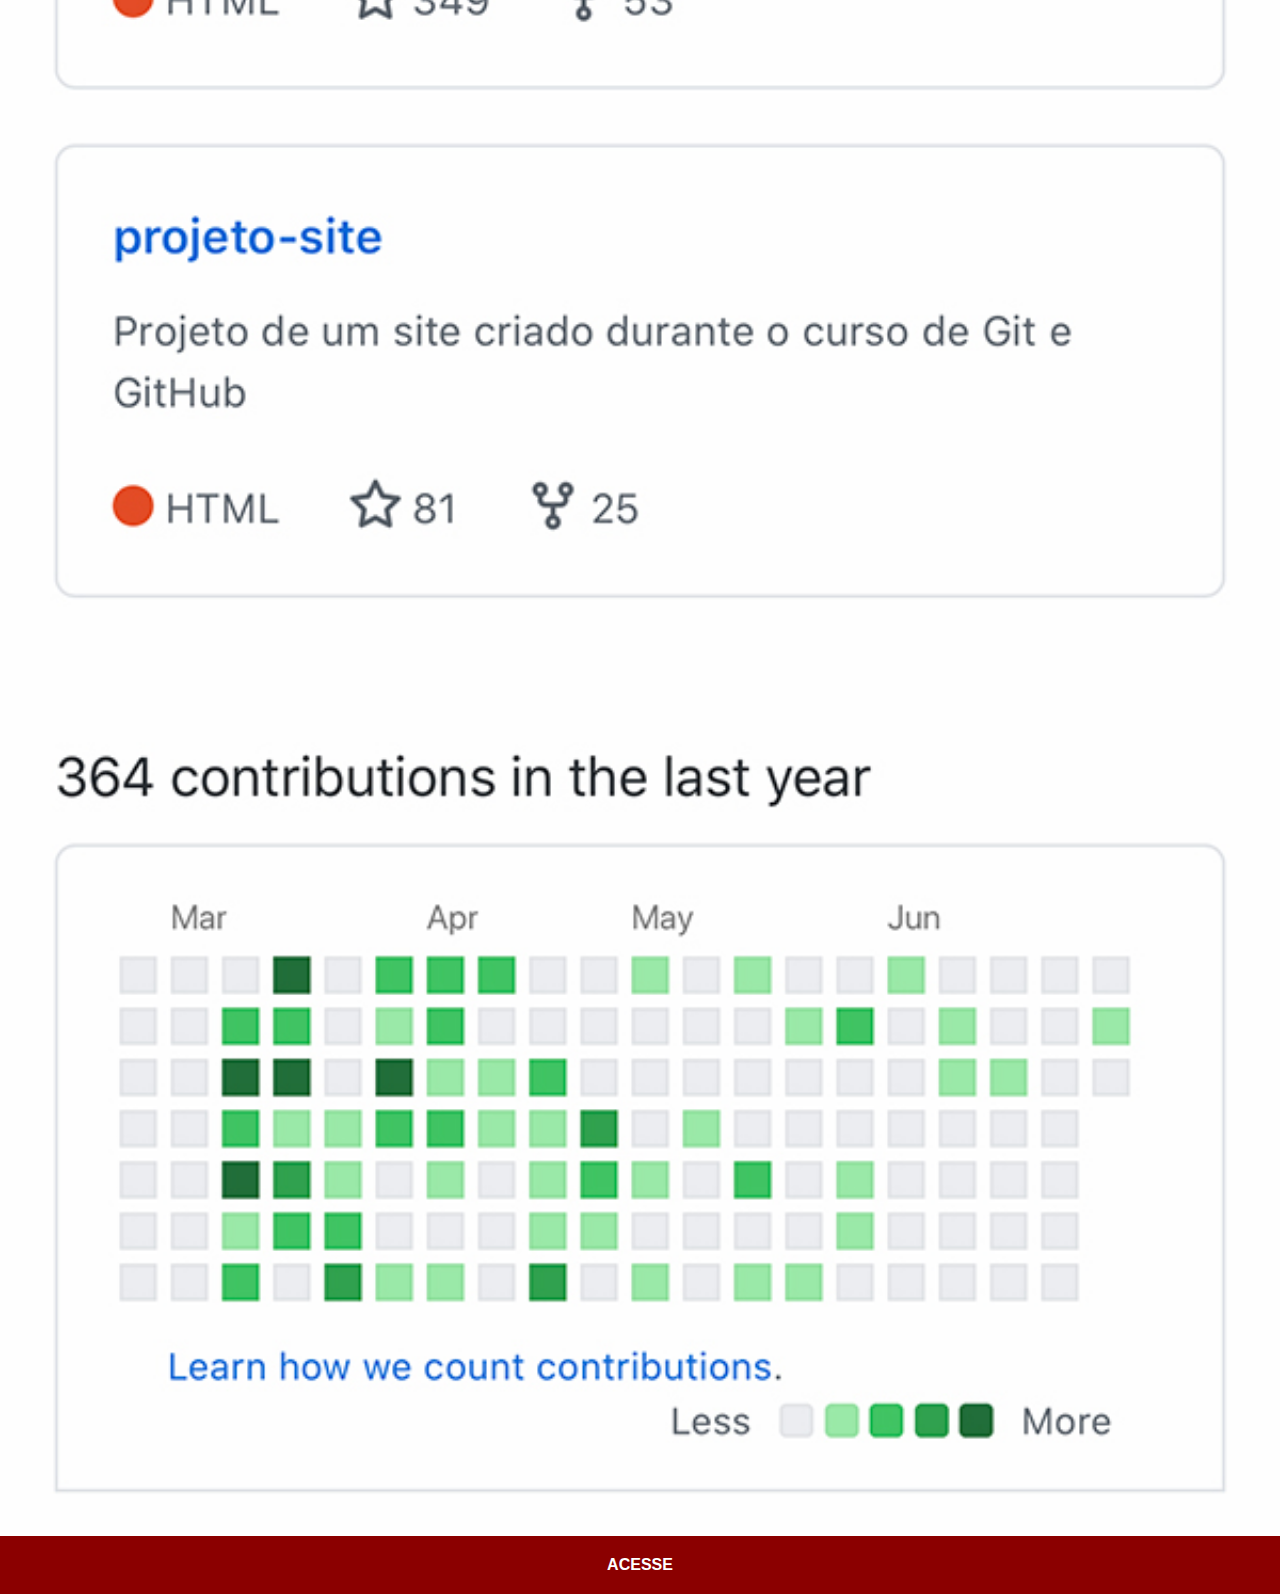
<file: projeto-social/github.html>
<!DOCTYPE html>
<html lang="pt-br">
<head>
    <meta charset="UTF-8">
    <meta name="viewport" content="width=device-width, initial-scale=1.0">
    <title>GitHub</title>
    <link rel="stylesheet" href="estilo/social.css">
</head>
<body>
    <img src="imagens/tela-github.jpg" alt="github">
    <a href="https://github.com/Wesley-rod" target="_blank">ACESSE</a>
</body>
</html>
</file>
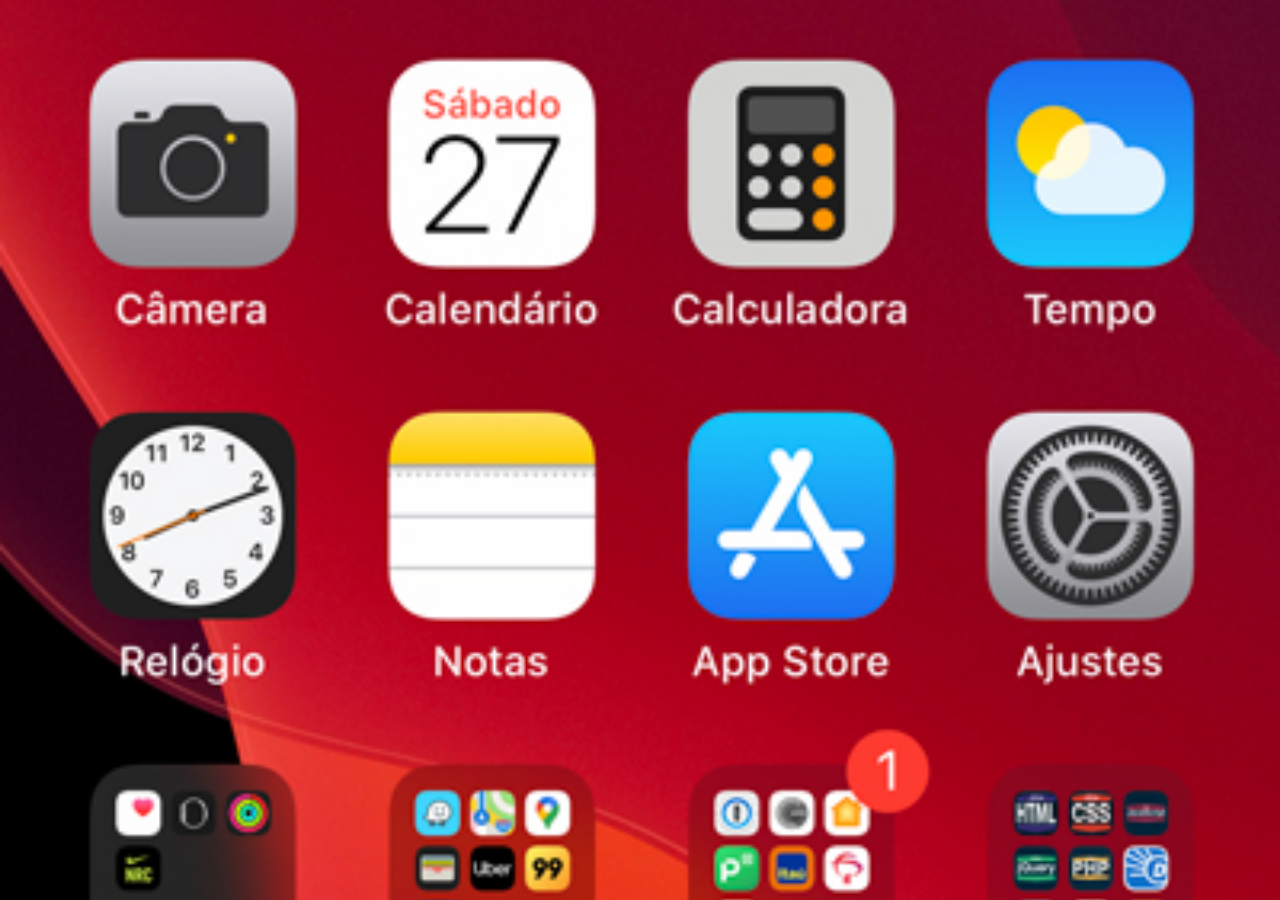
<file: projeto-social/home.html>
<!DOCTYPE html>
<html lang="pt-br">
<head>
    <meta charset="UTF-8">
    <meta name="viewport" content="width=device-width, initial-scale=1.0">
    <title>Home</title>
    <style>
        * {
            margin: 0;
            padding: 0;
        }

        body {
            width: 100vw;
            height: 100vh;
            background: black url('imagens/tela-home.jpg') no-repeat top center;
            background-size: cover;
        }
    </style>
</head>
<body>
    
</body>
</html>
</file>
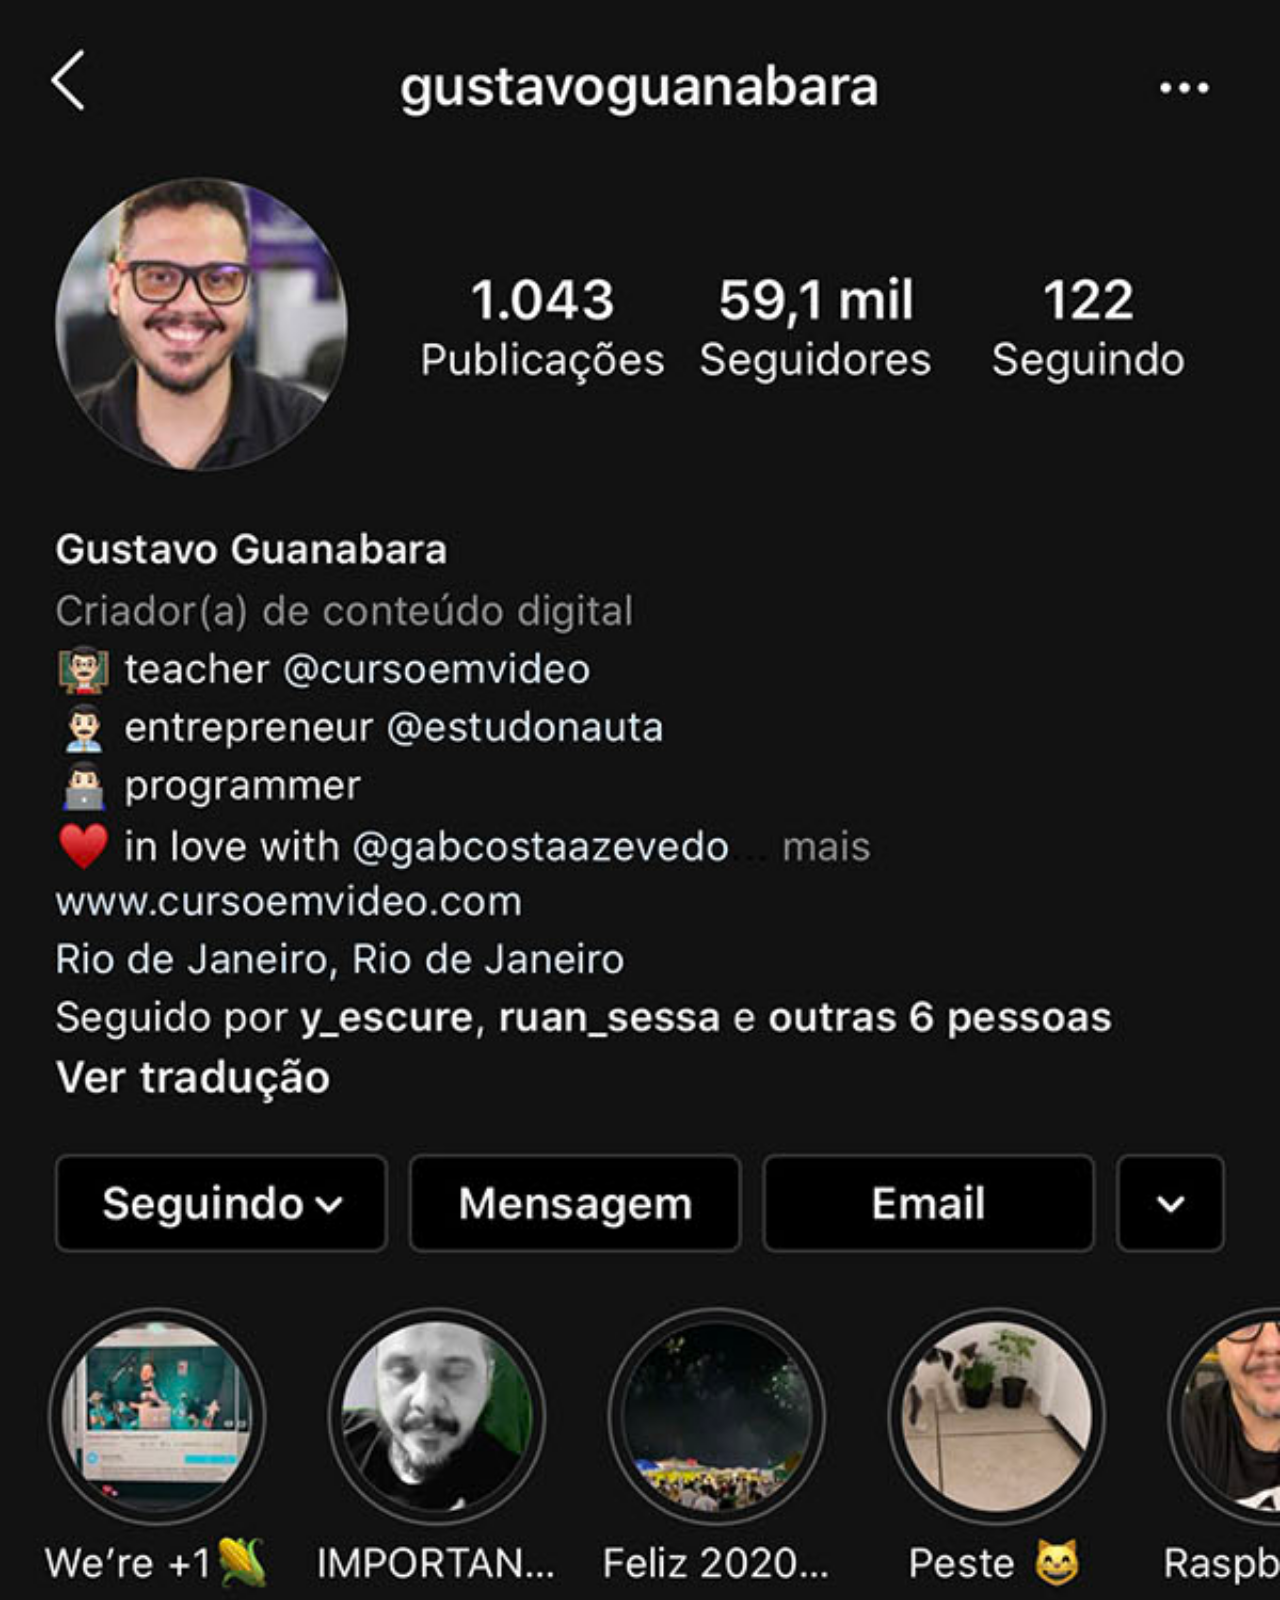
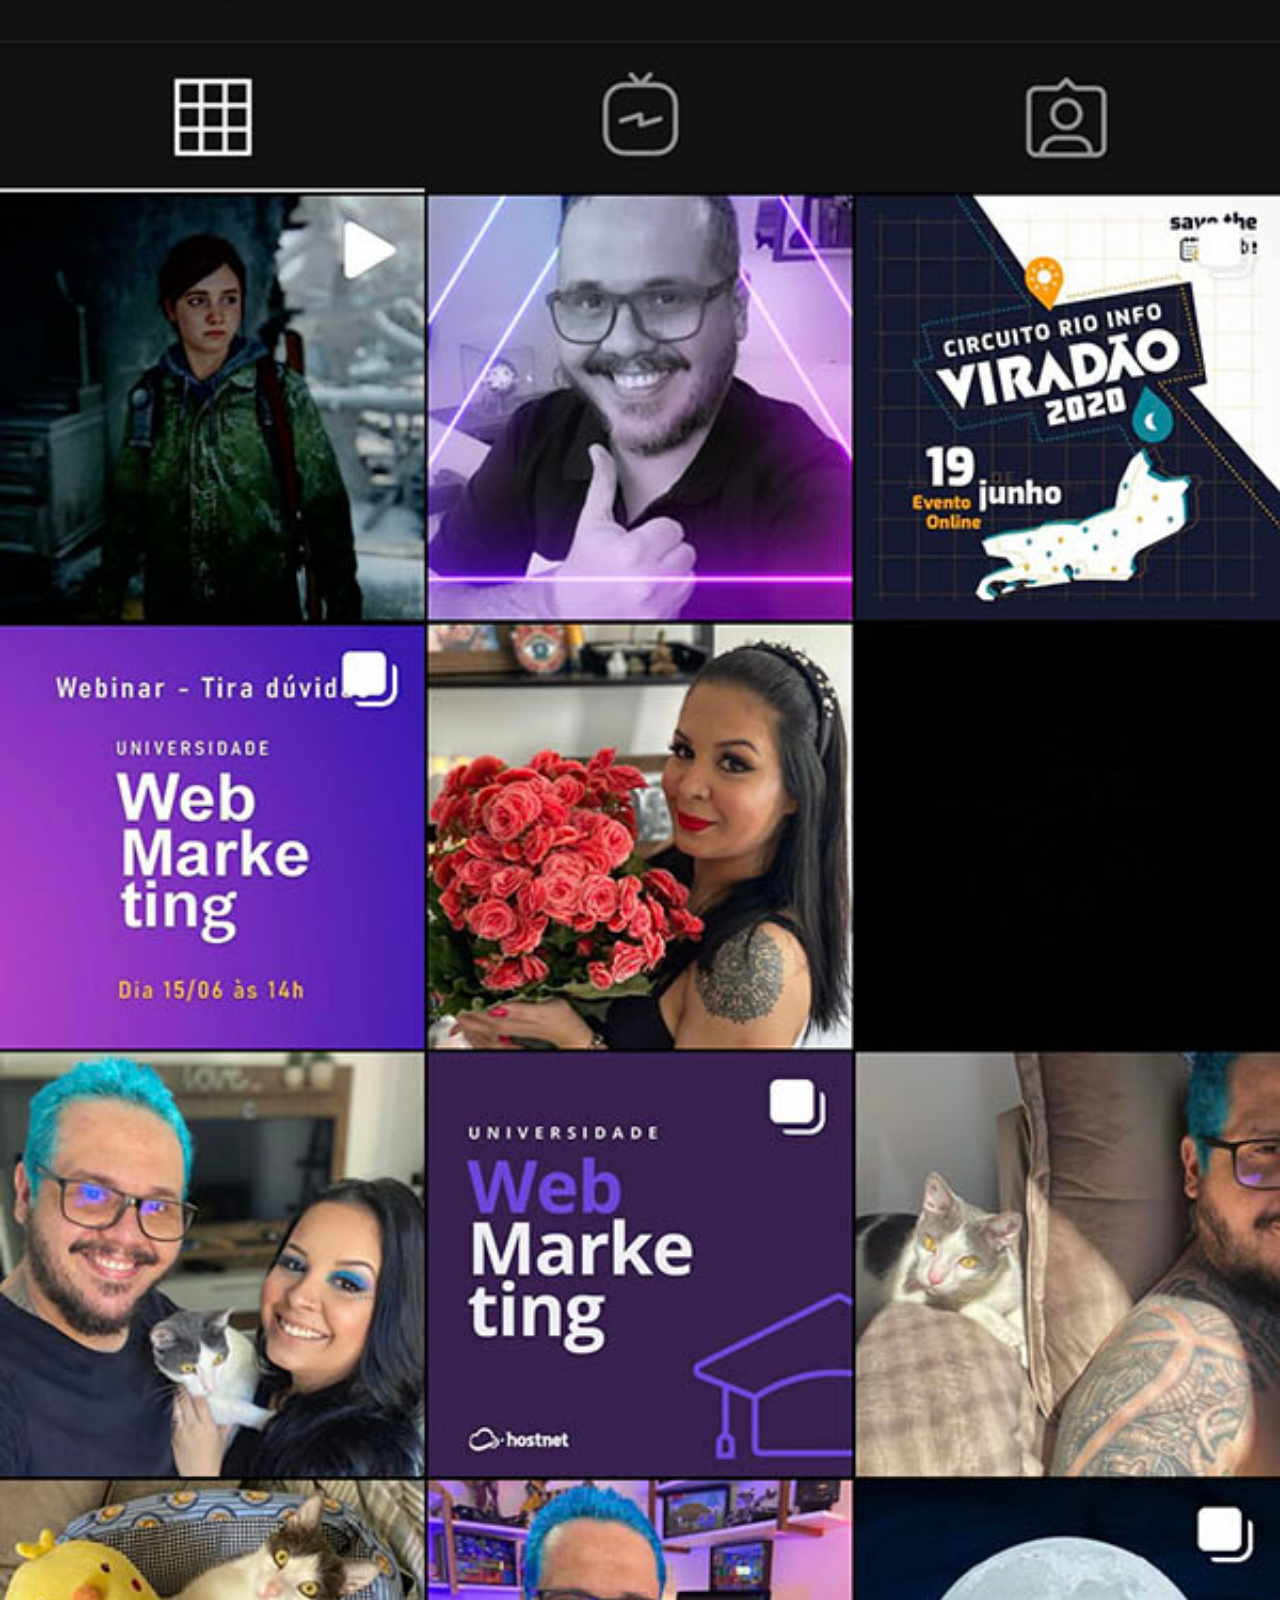
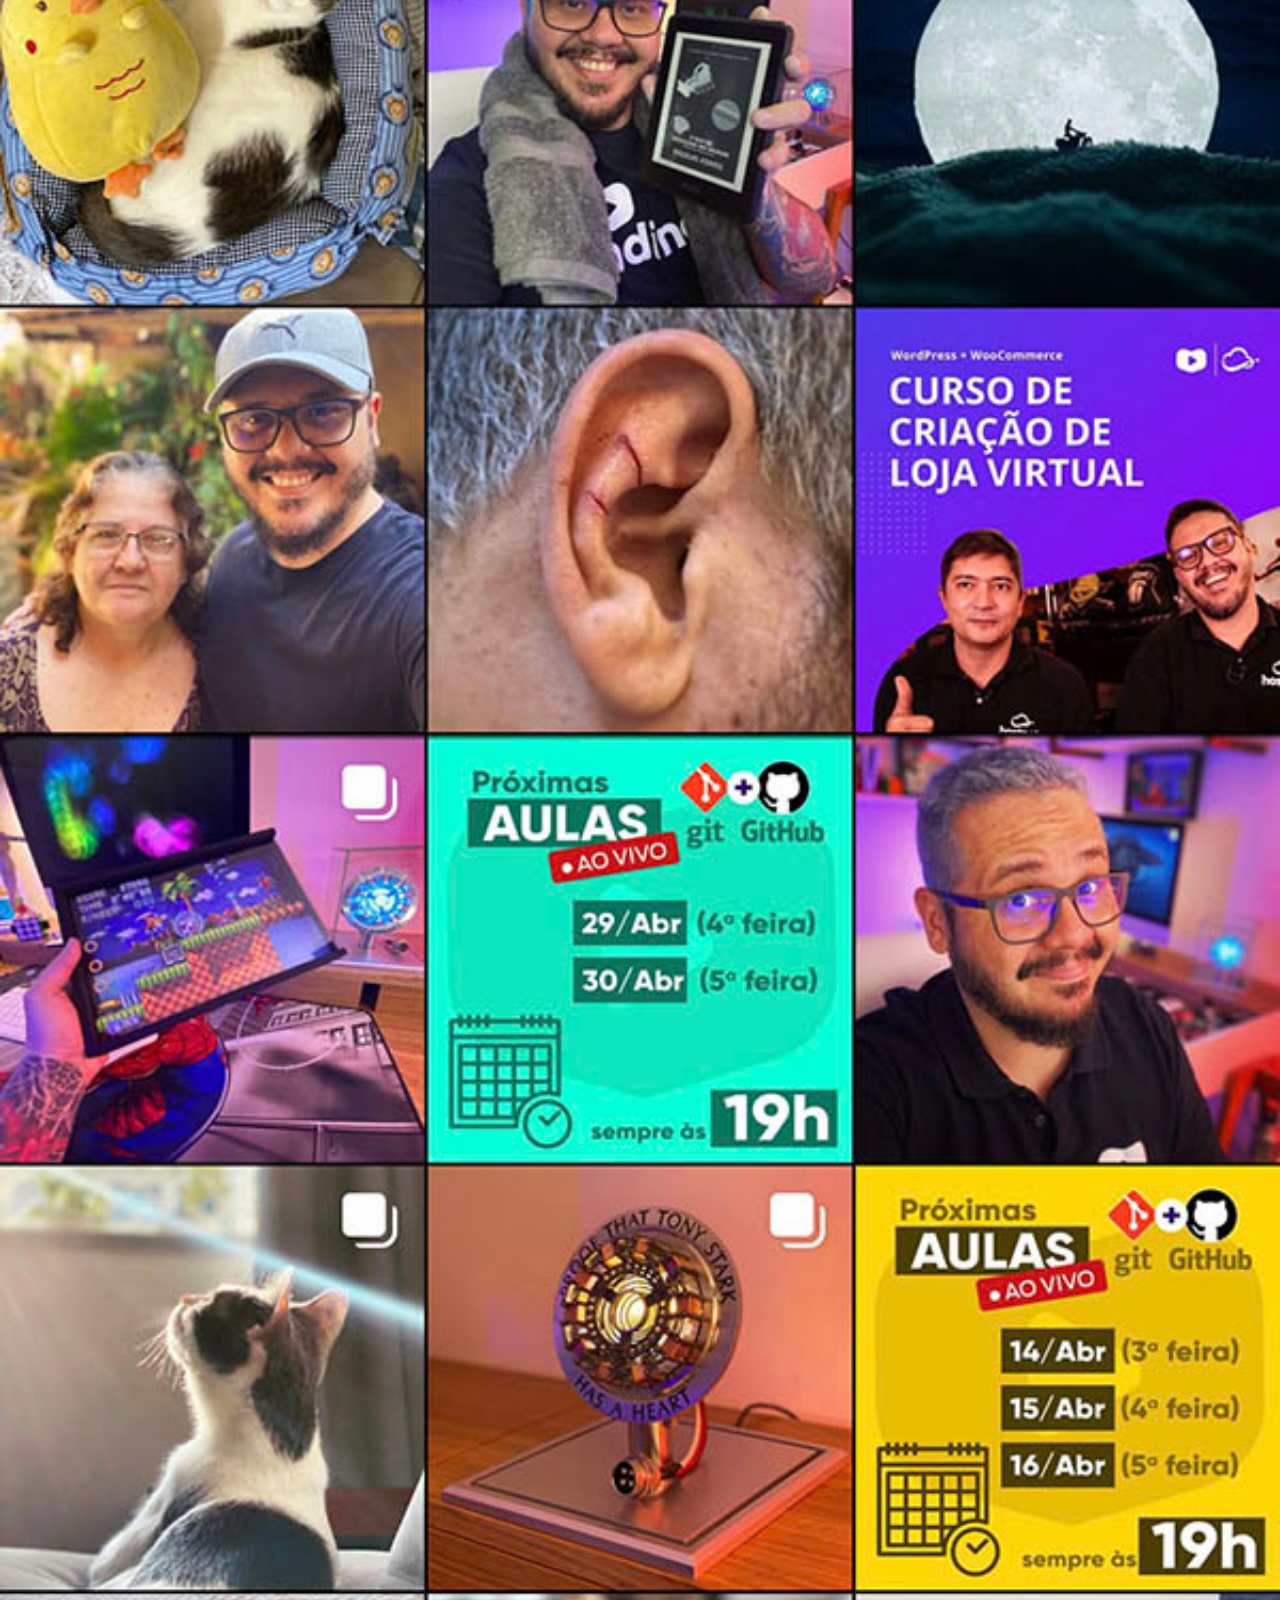
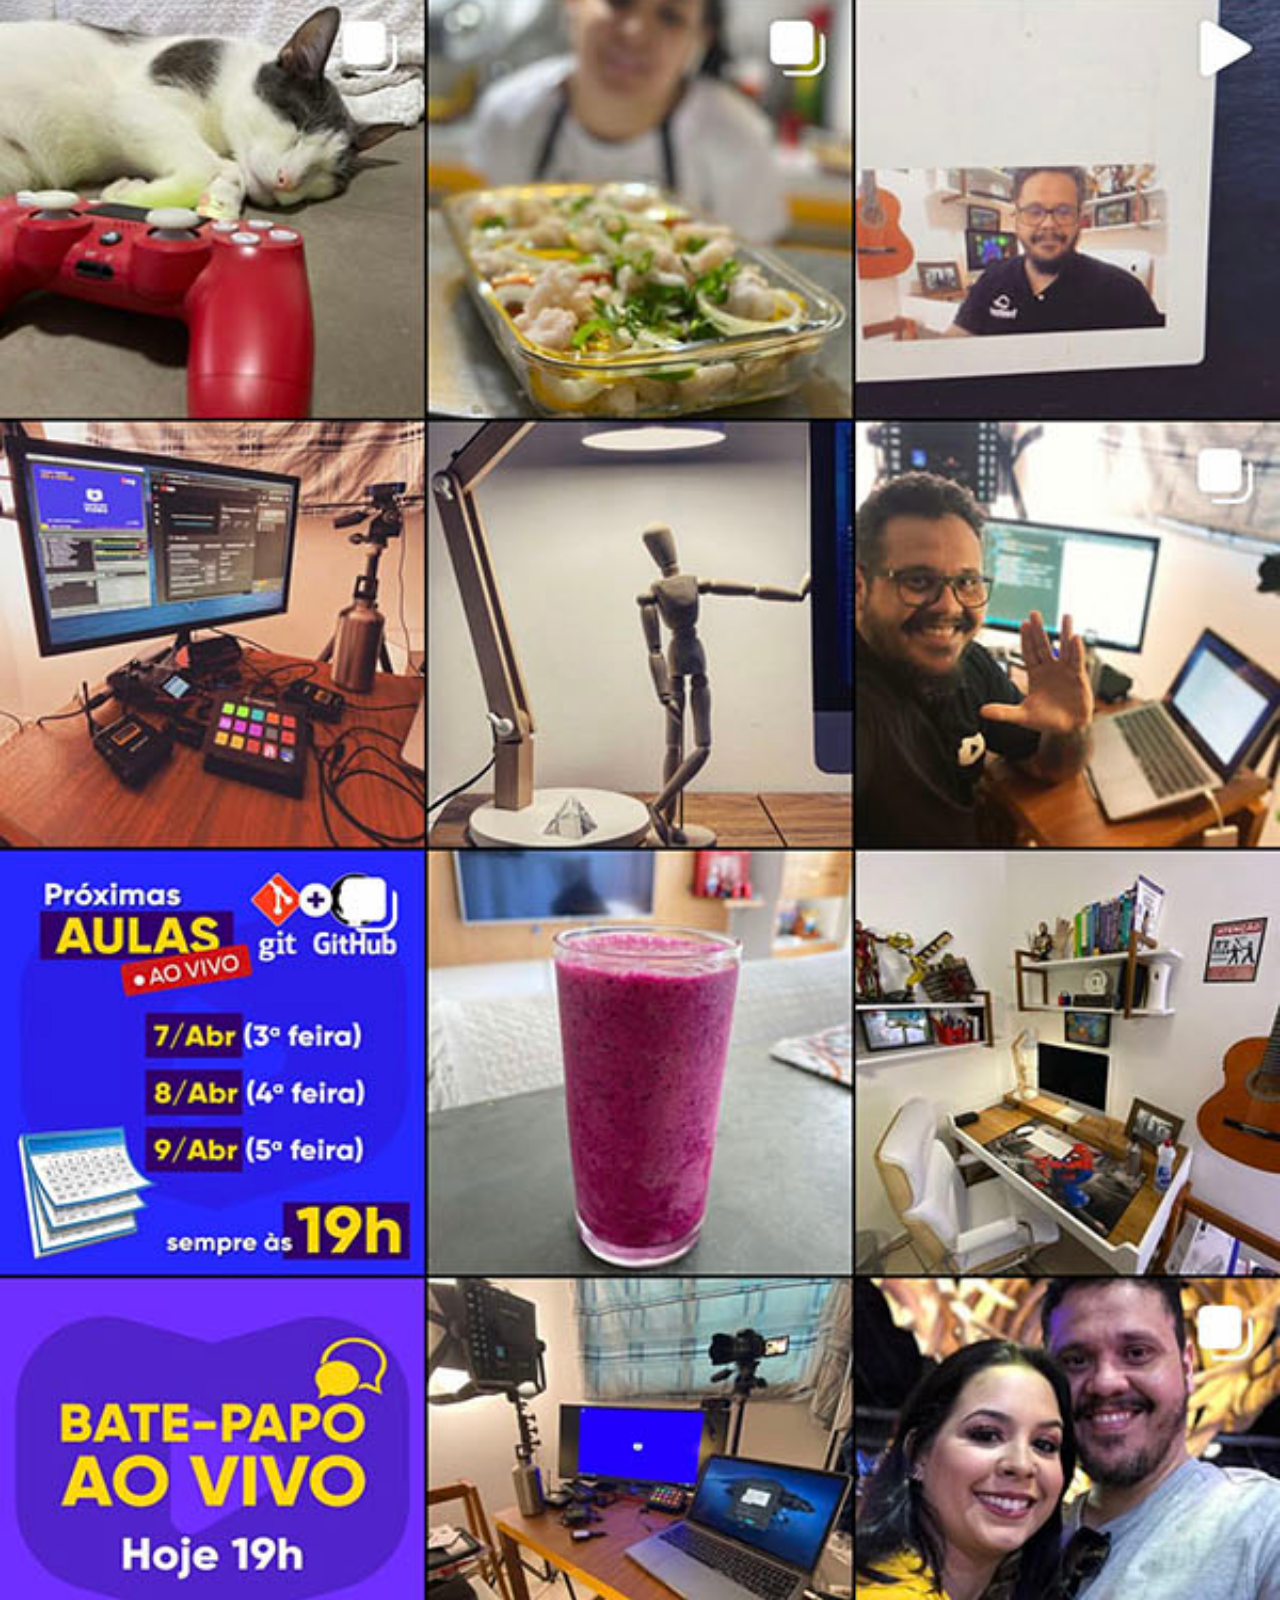
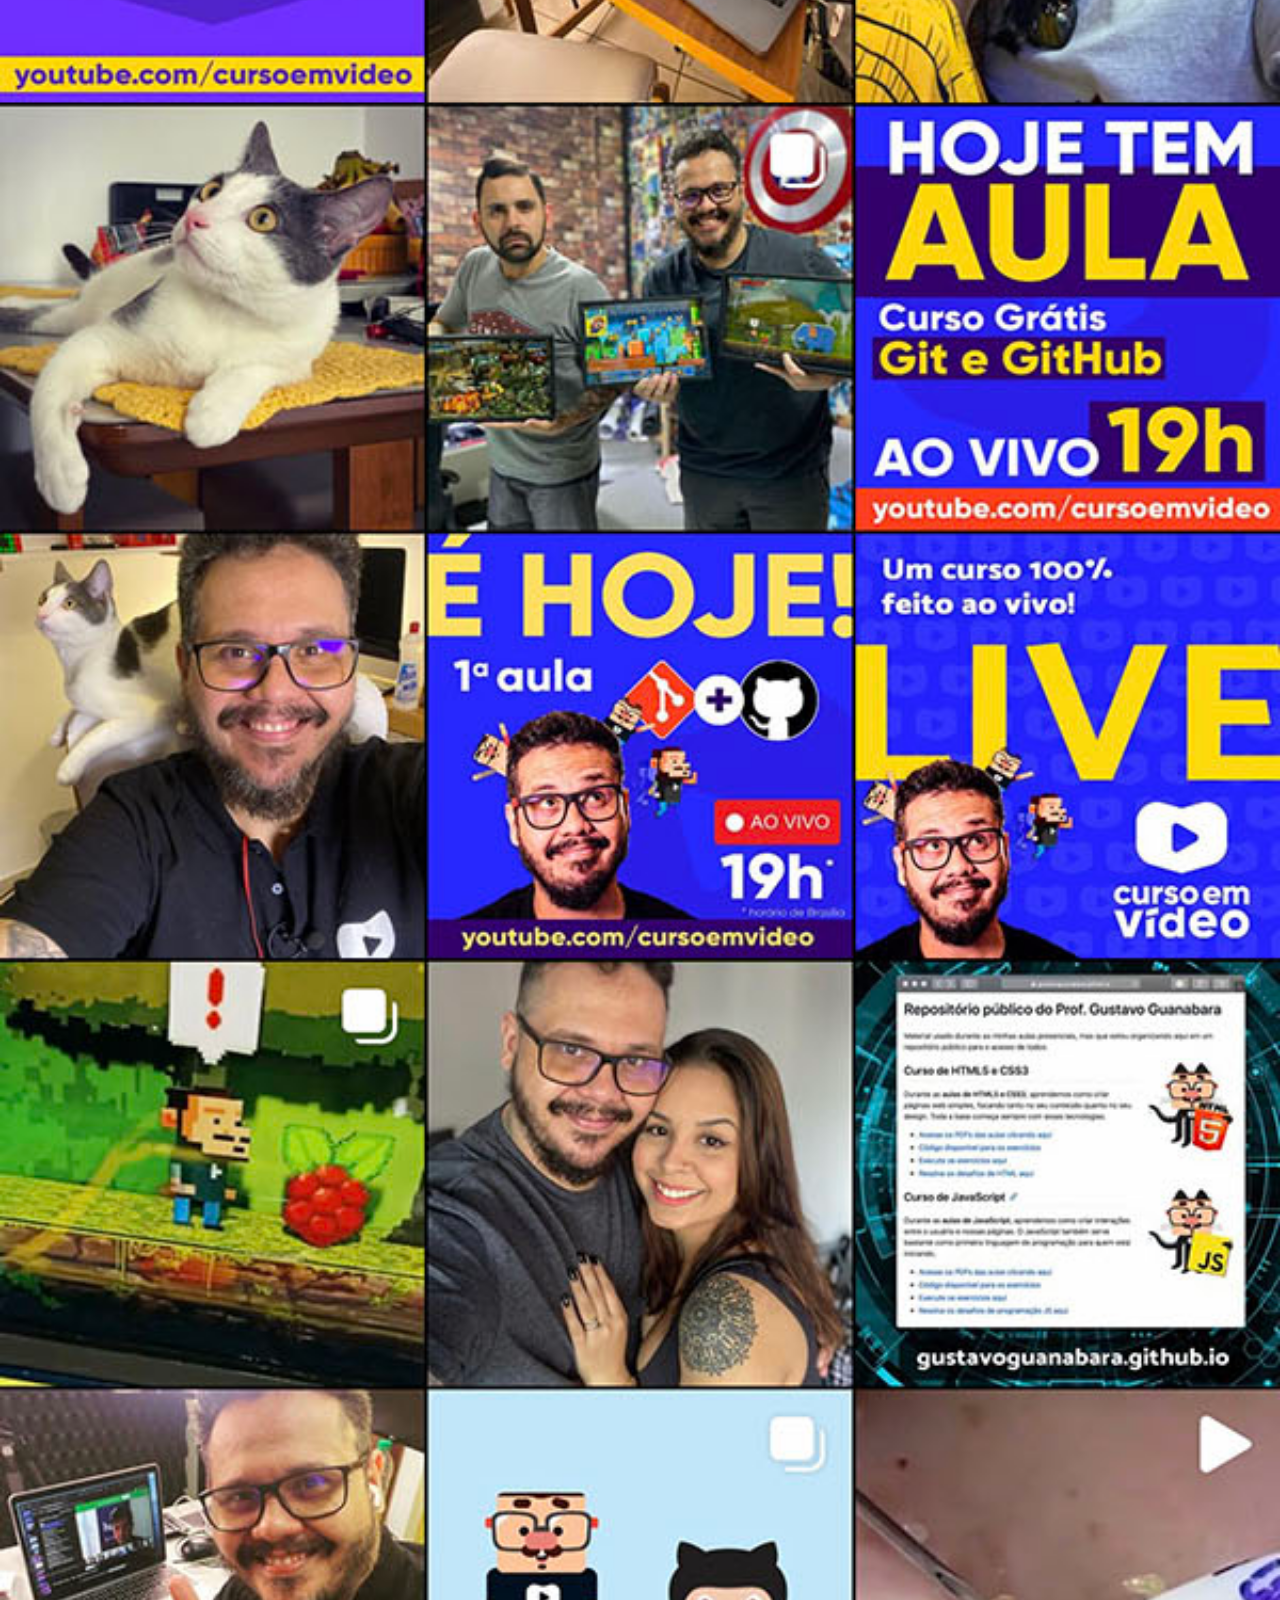
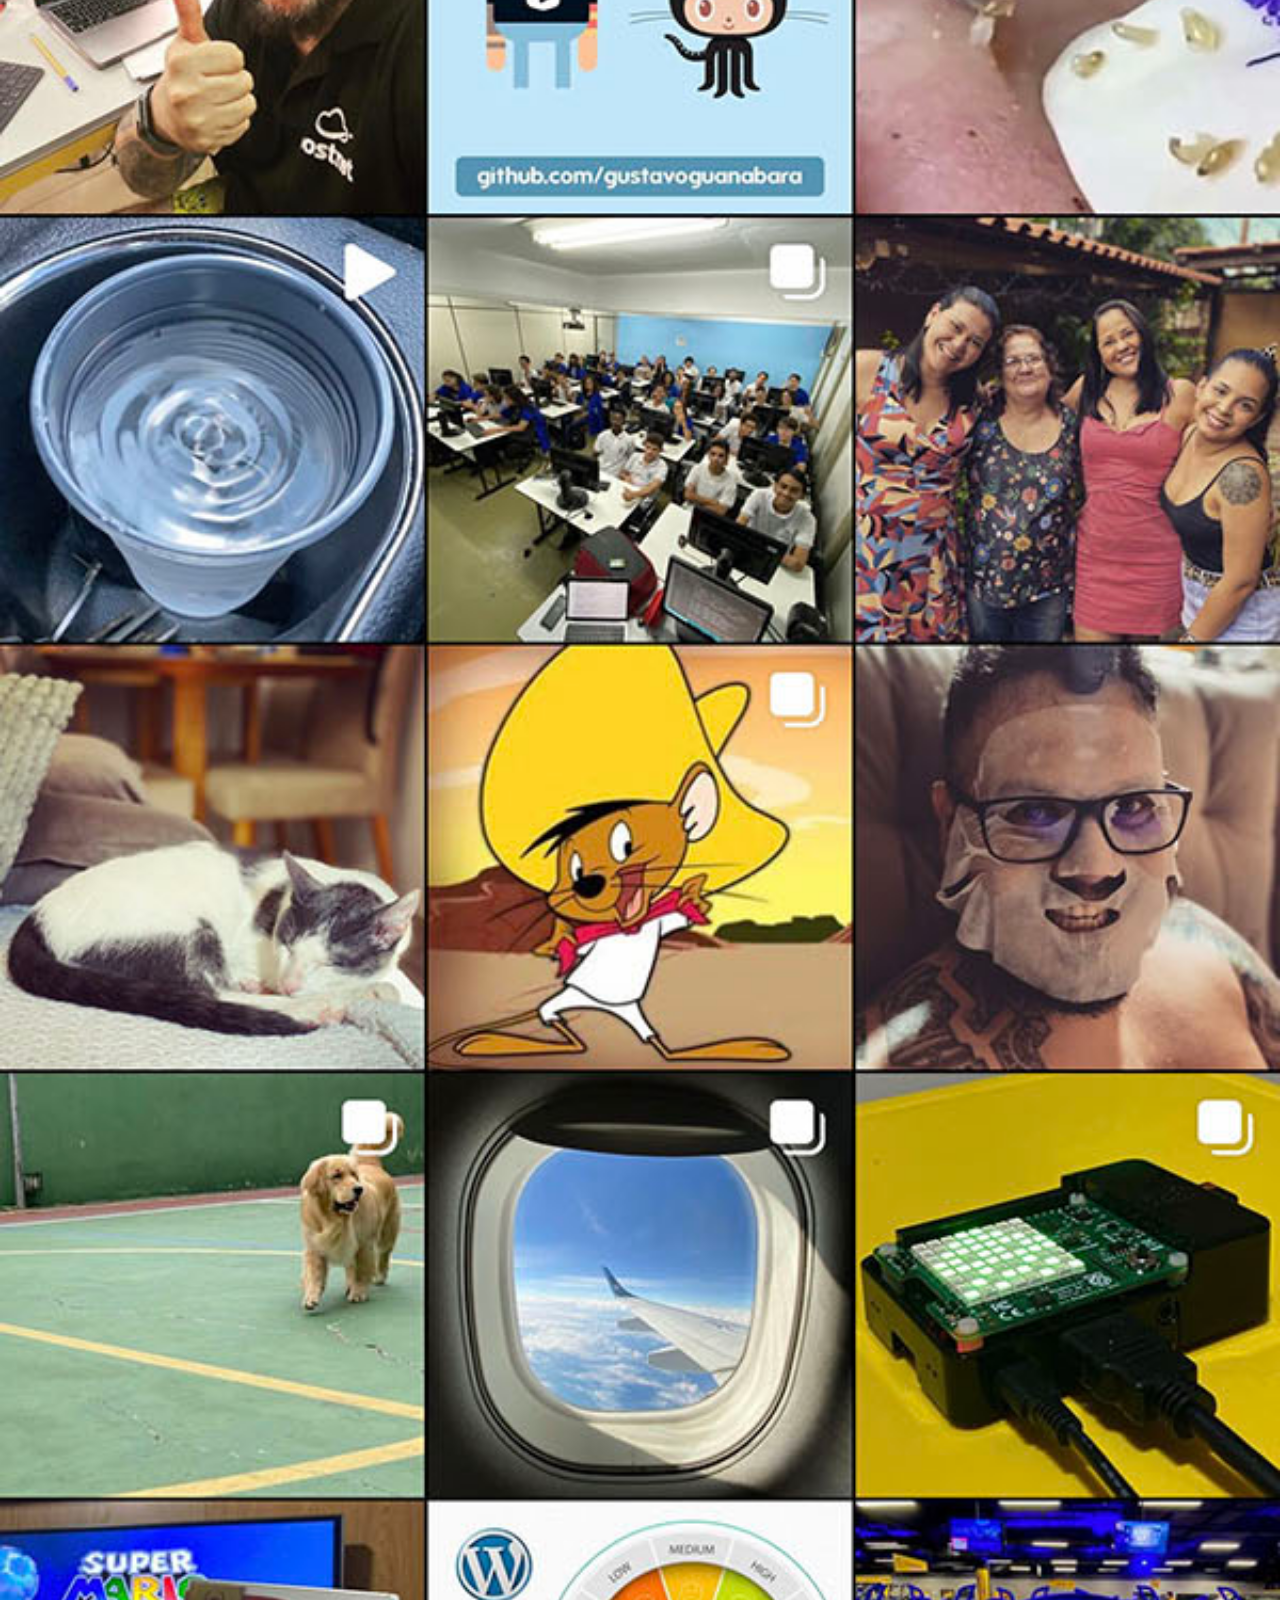
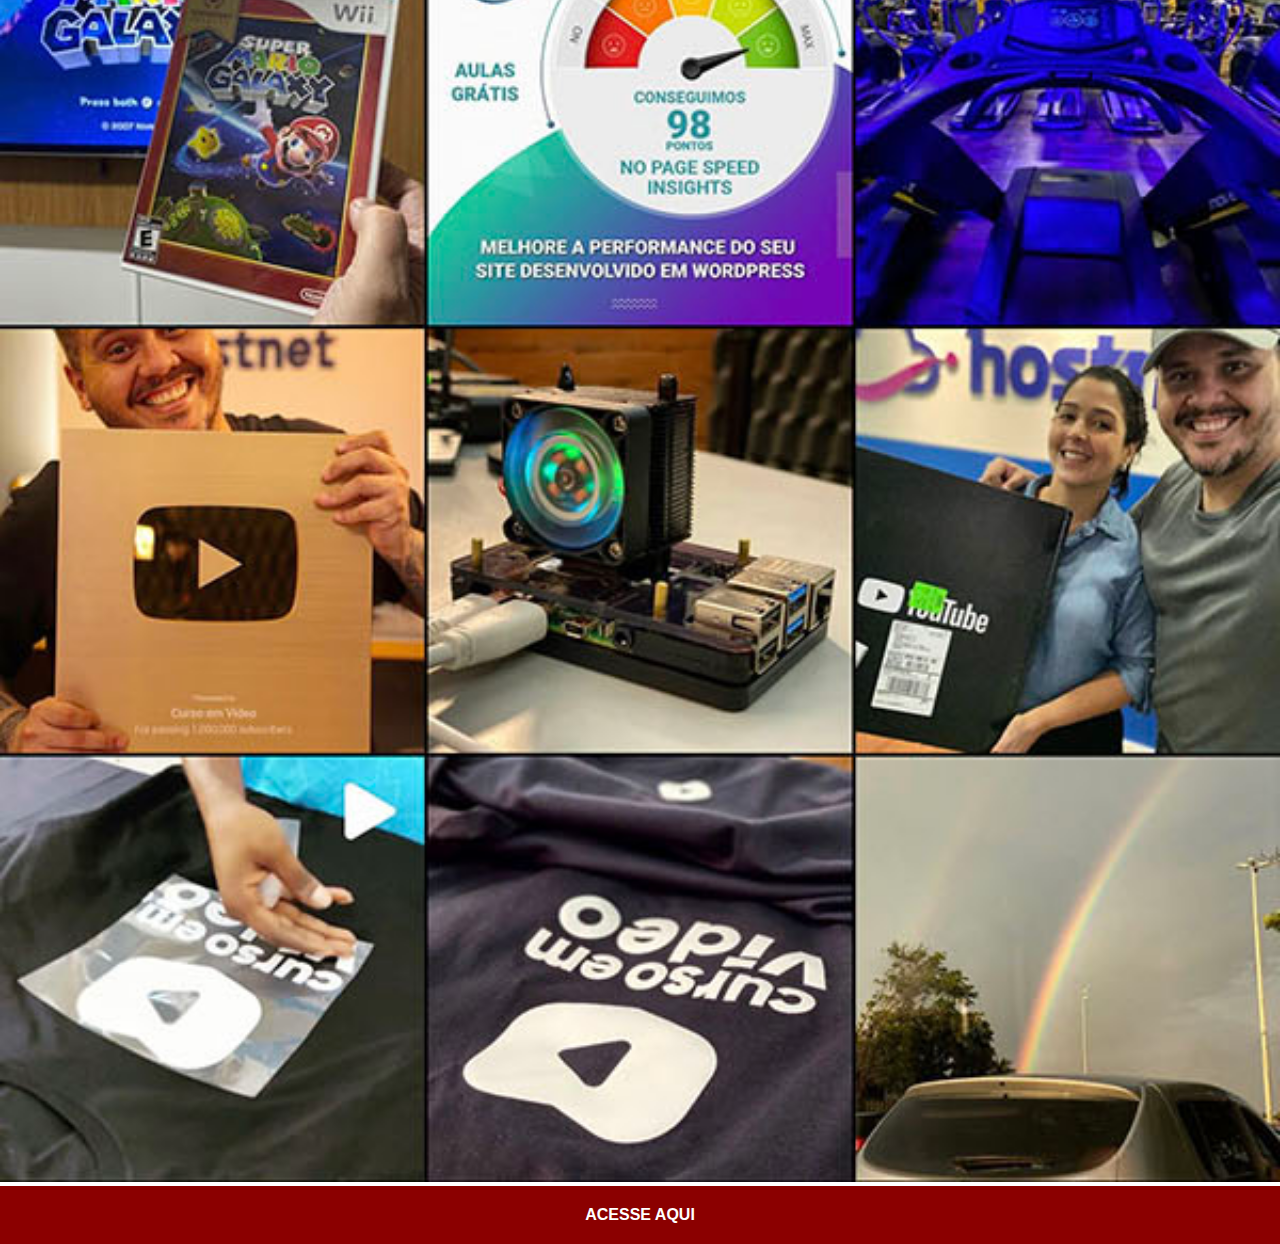
<file: projeto-social/instagram.html>
<!DOCTYPE html>
<html lang="pt-br">
<head>
    <meta charset="UTF-8">
    <meta name="viewport" content="width=device-width, initial-scale=1.0">
    <title>Instagram</title>
    <link rel="stylesheet" href="estilo/social.css">
</head>
<body>
    <img src="imagens/tela-instagram.jpg" alt="instagram">
    <a href="https://www.instagram.com/gustavoguanabara/" target="_blank">ACESSE AQUI</a>
</body>
</html>
</file>
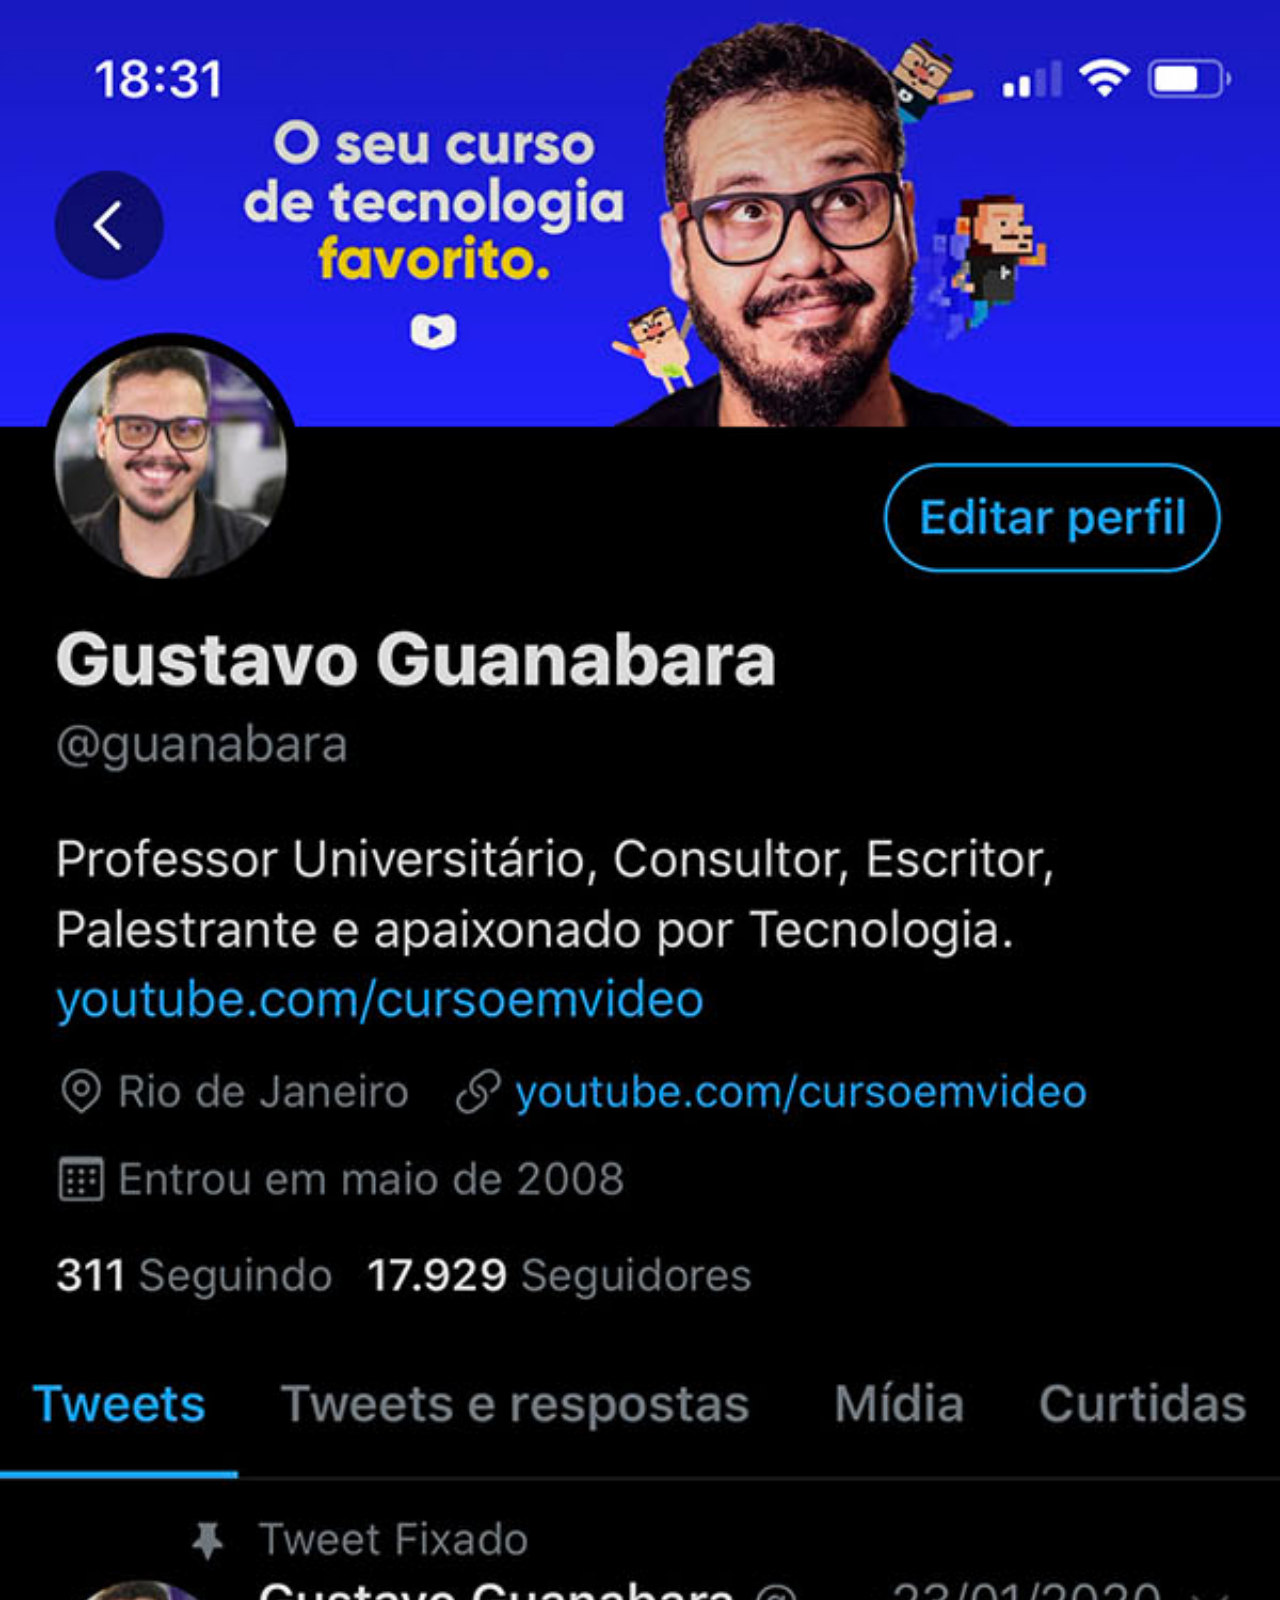
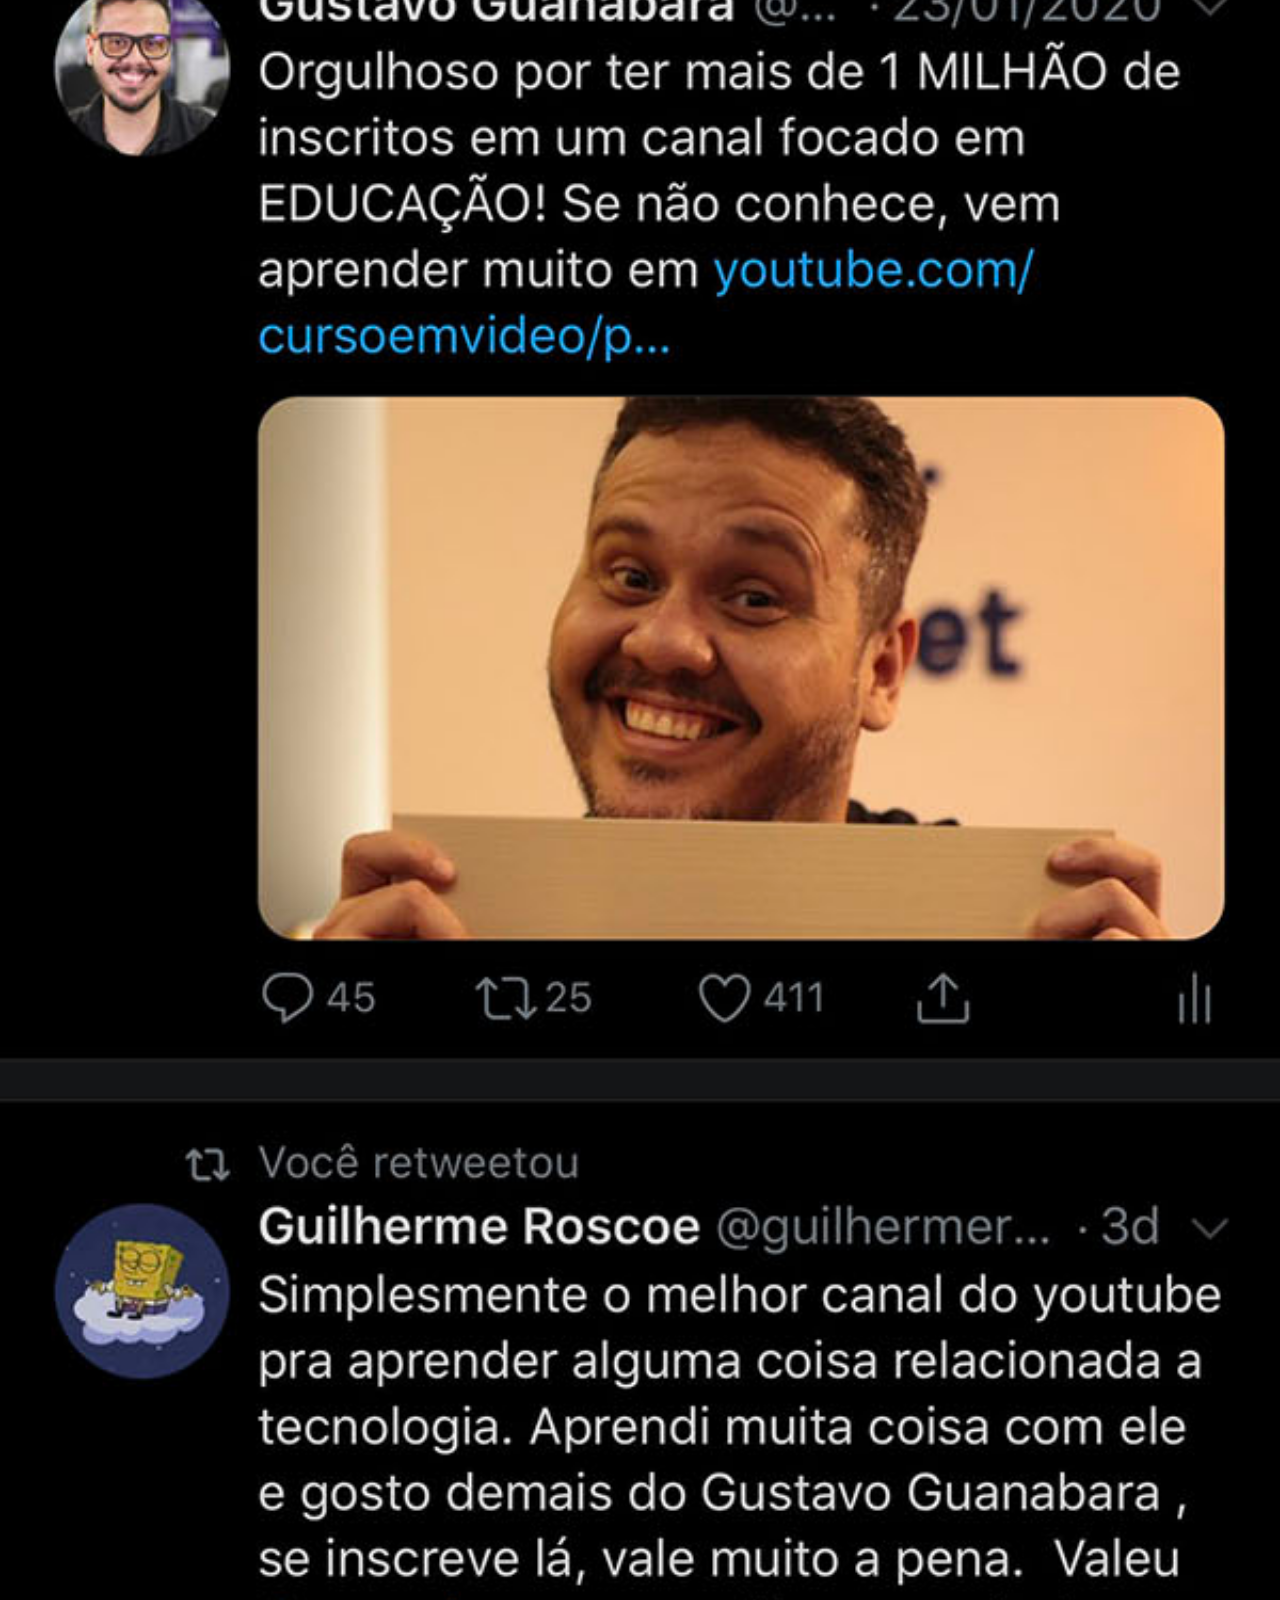
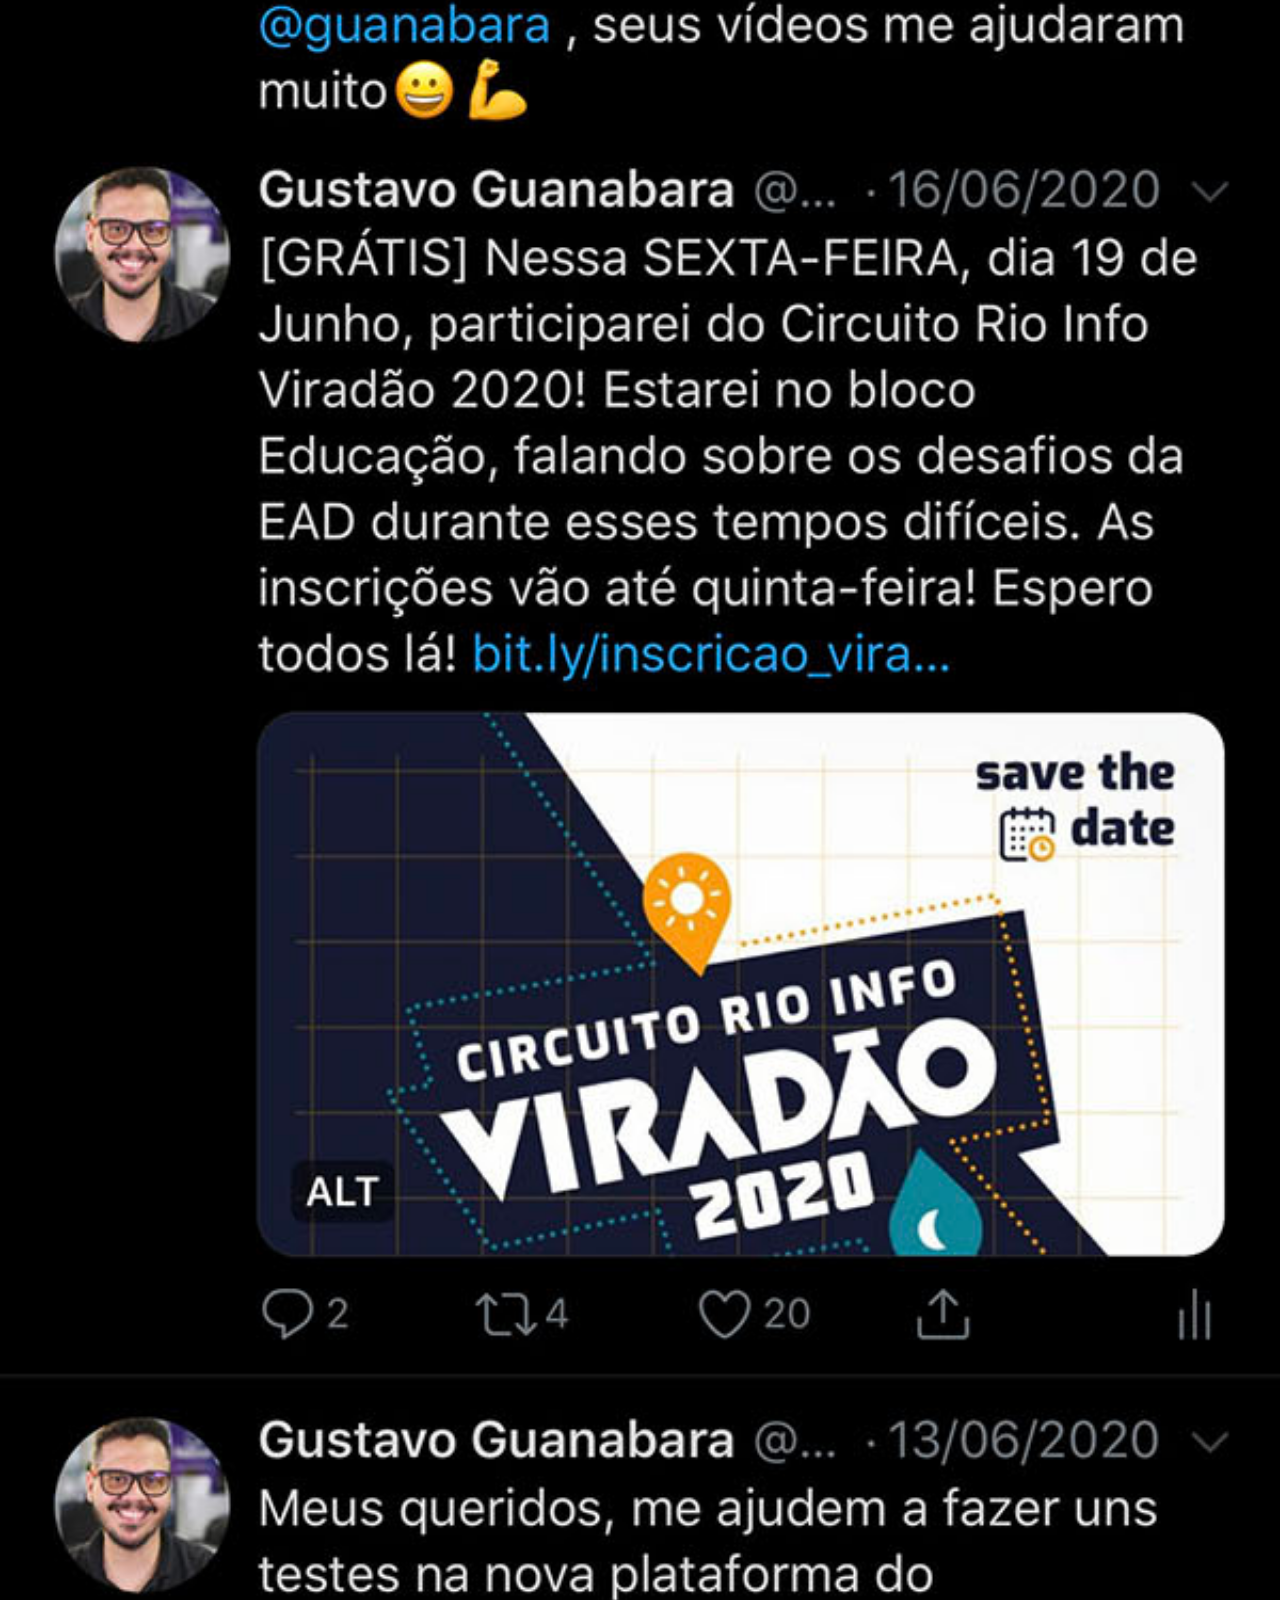
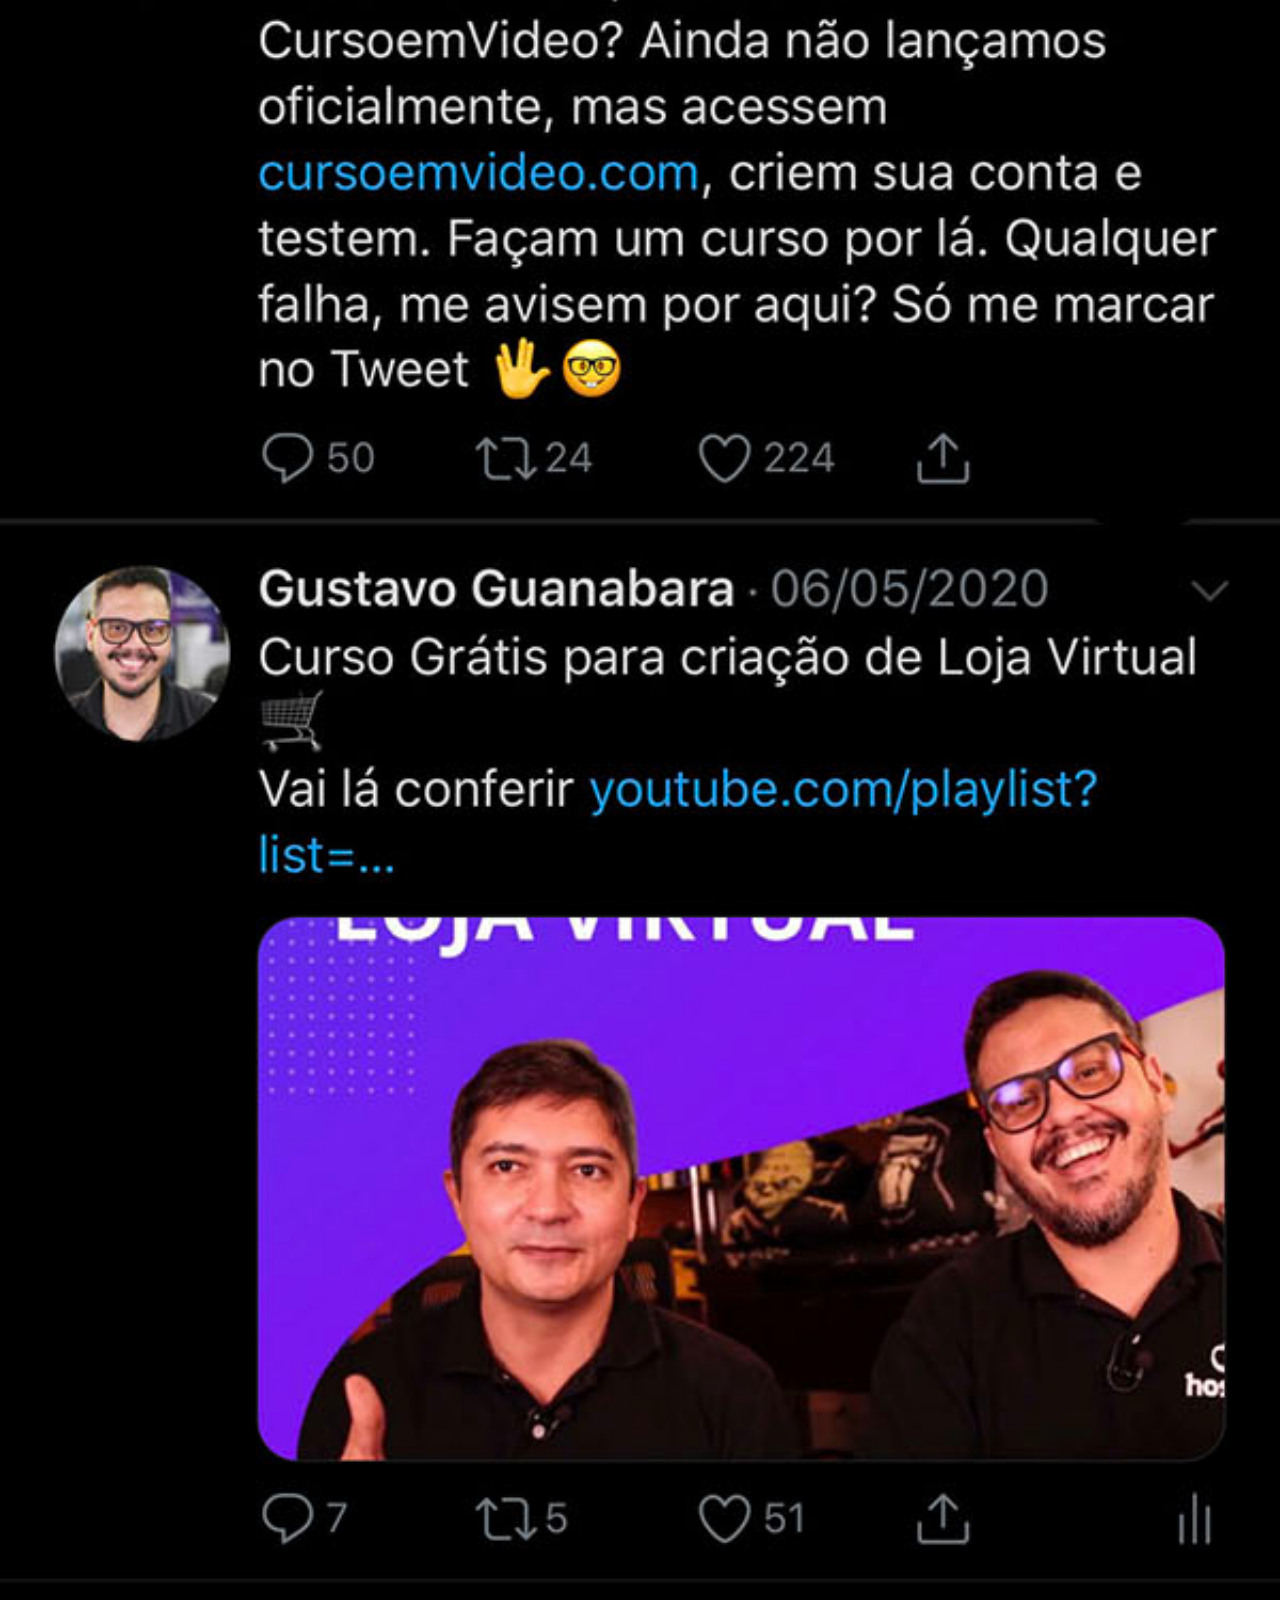
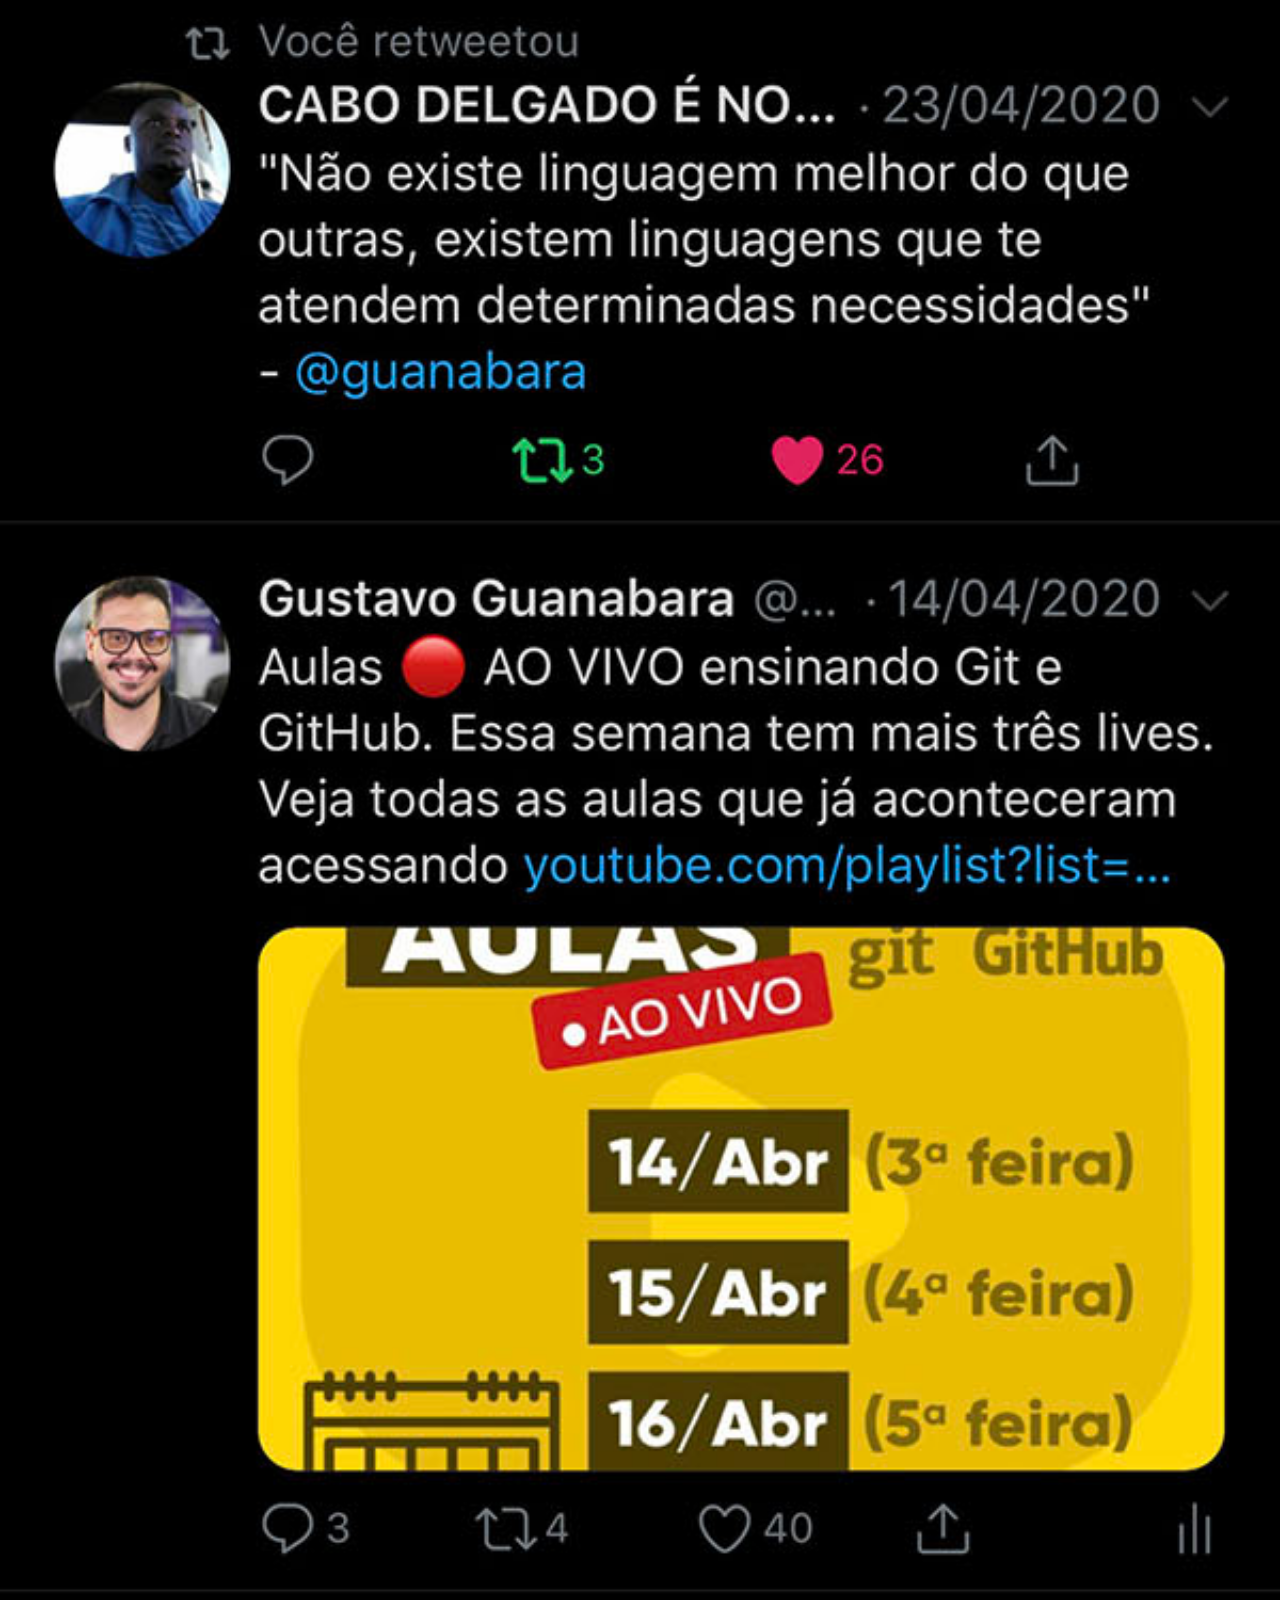
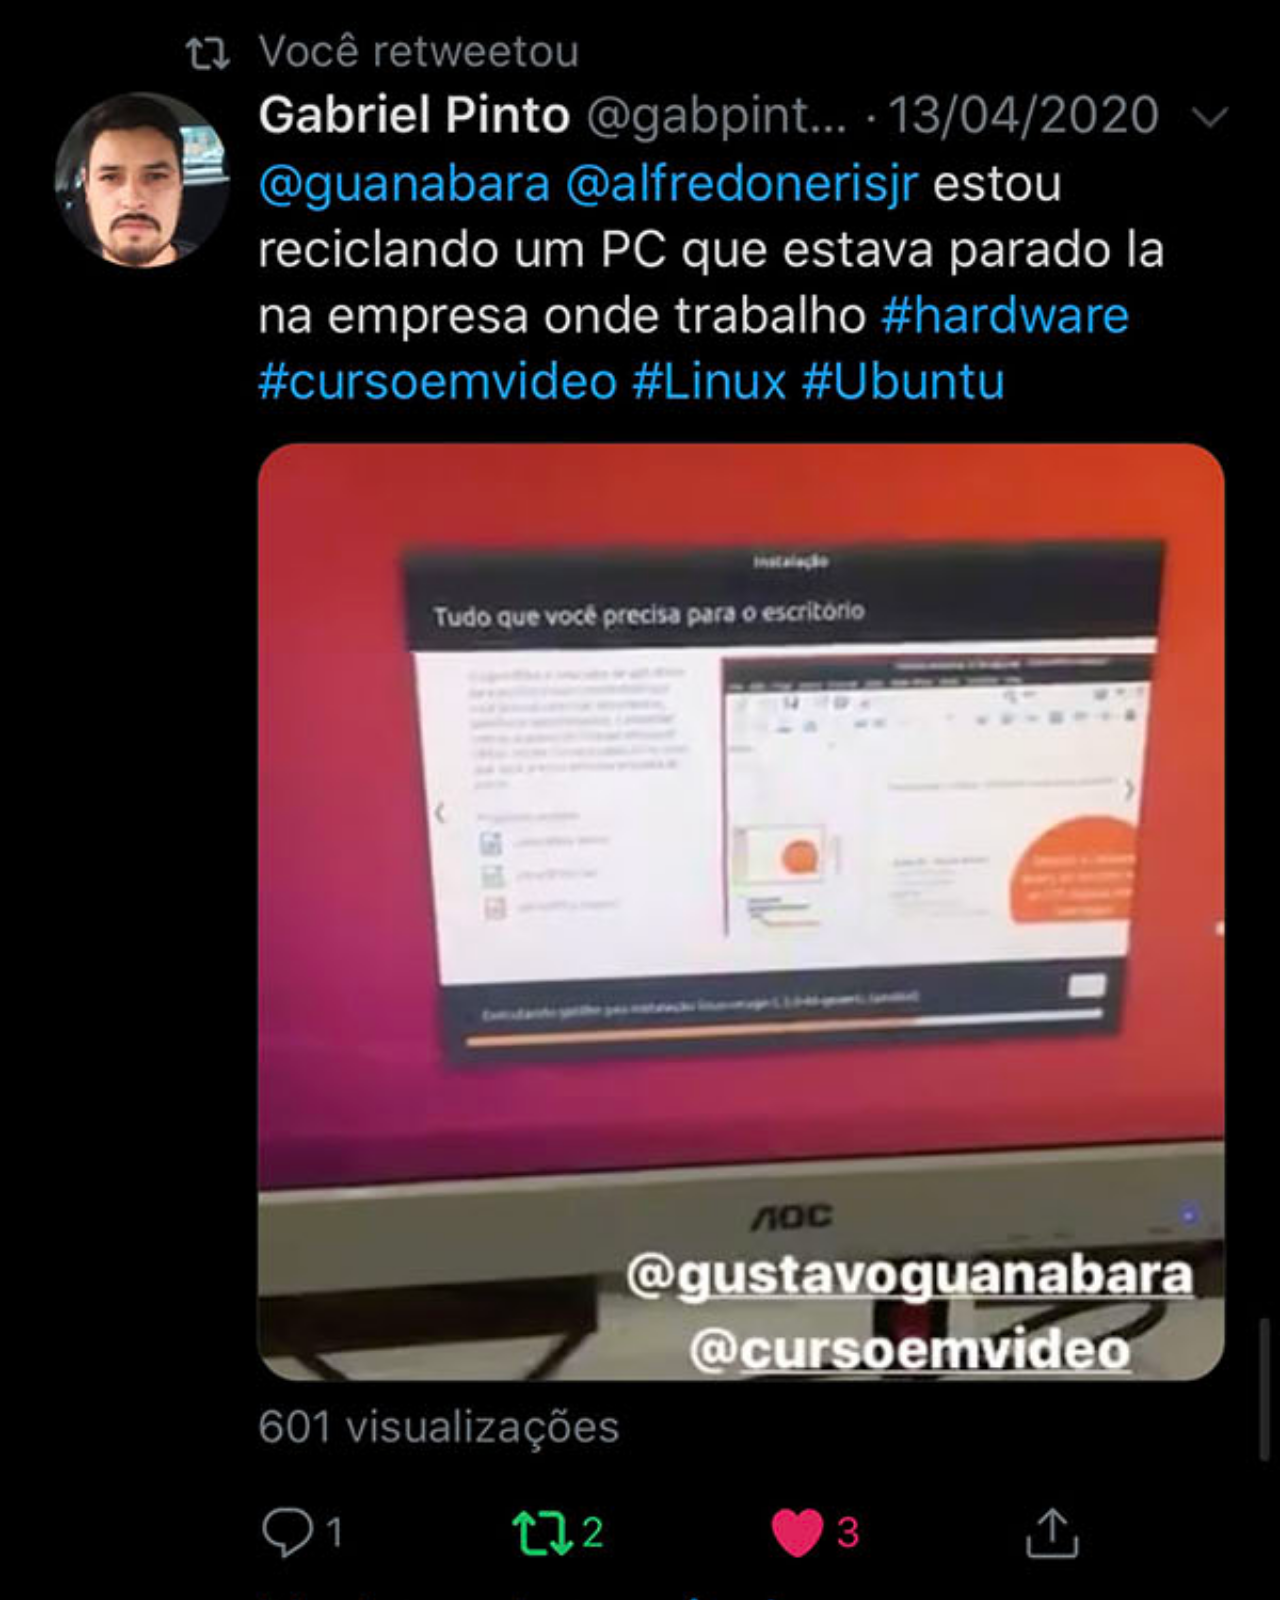
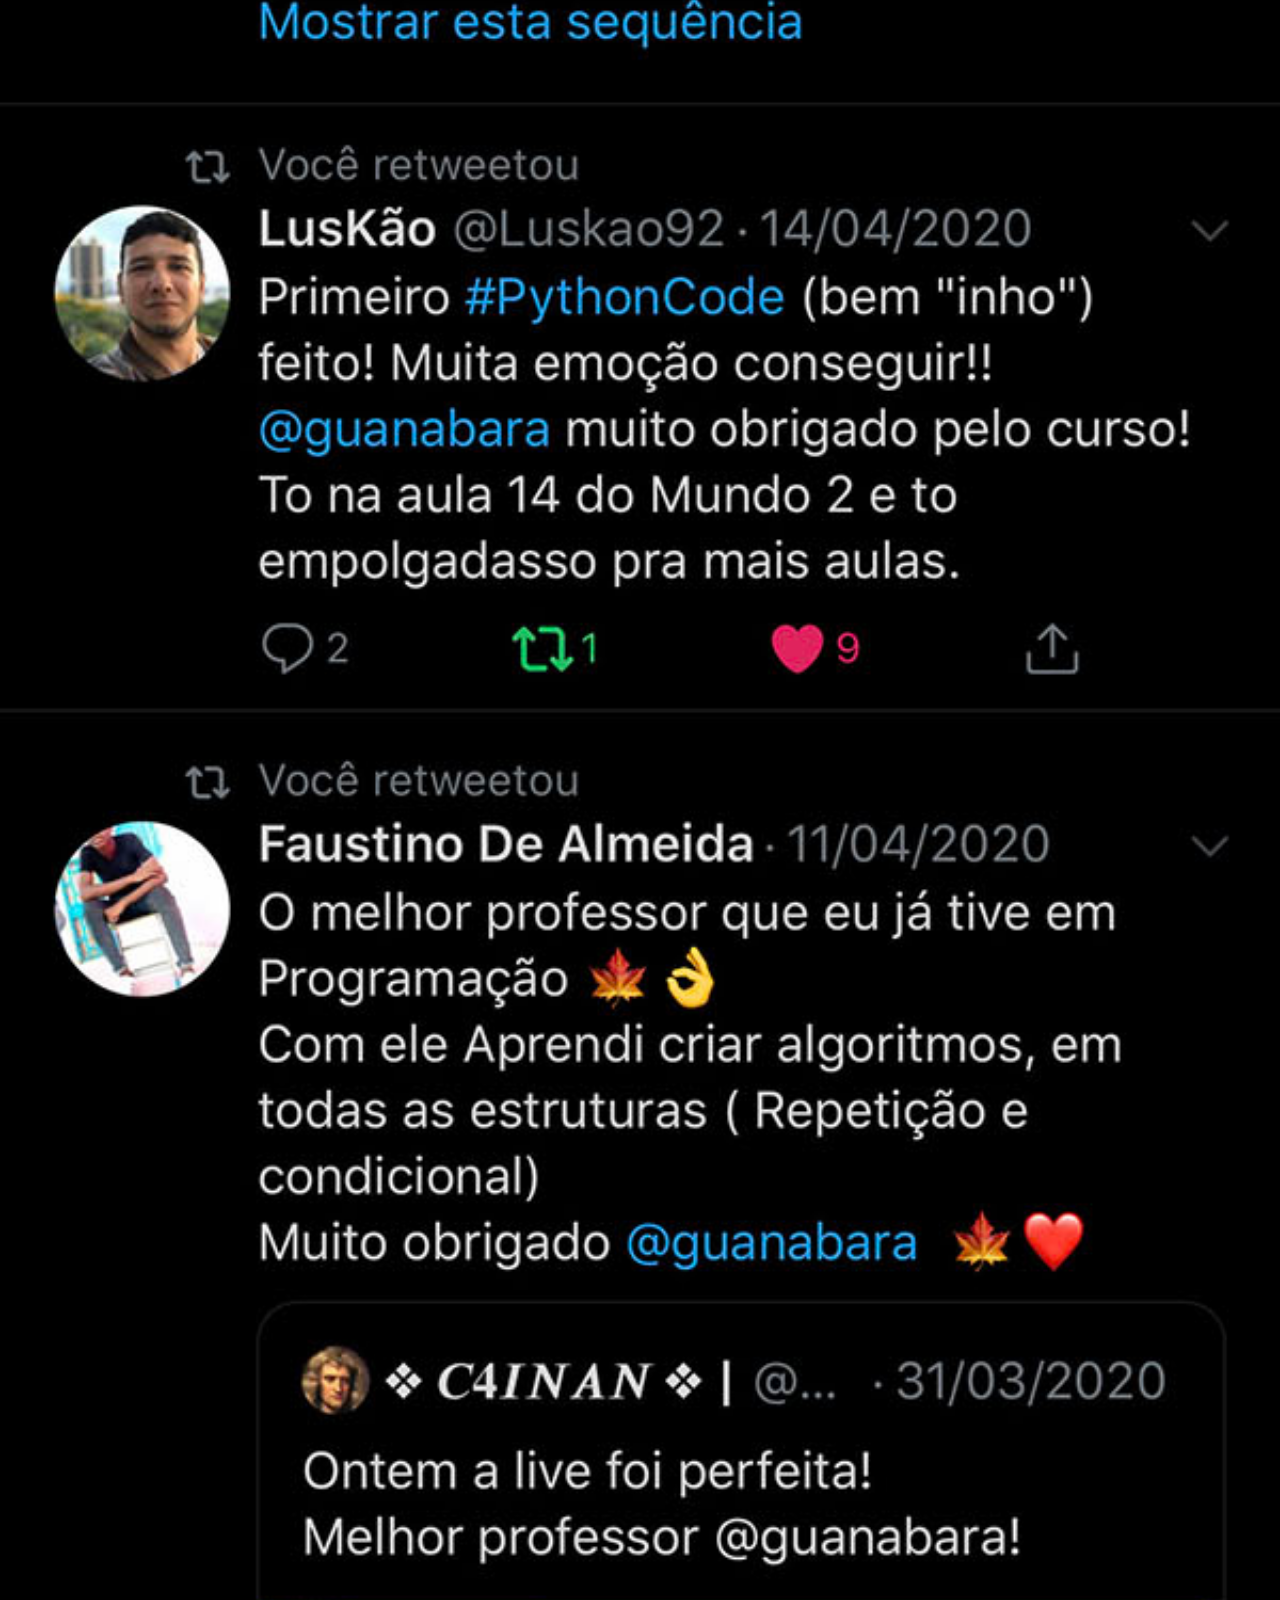
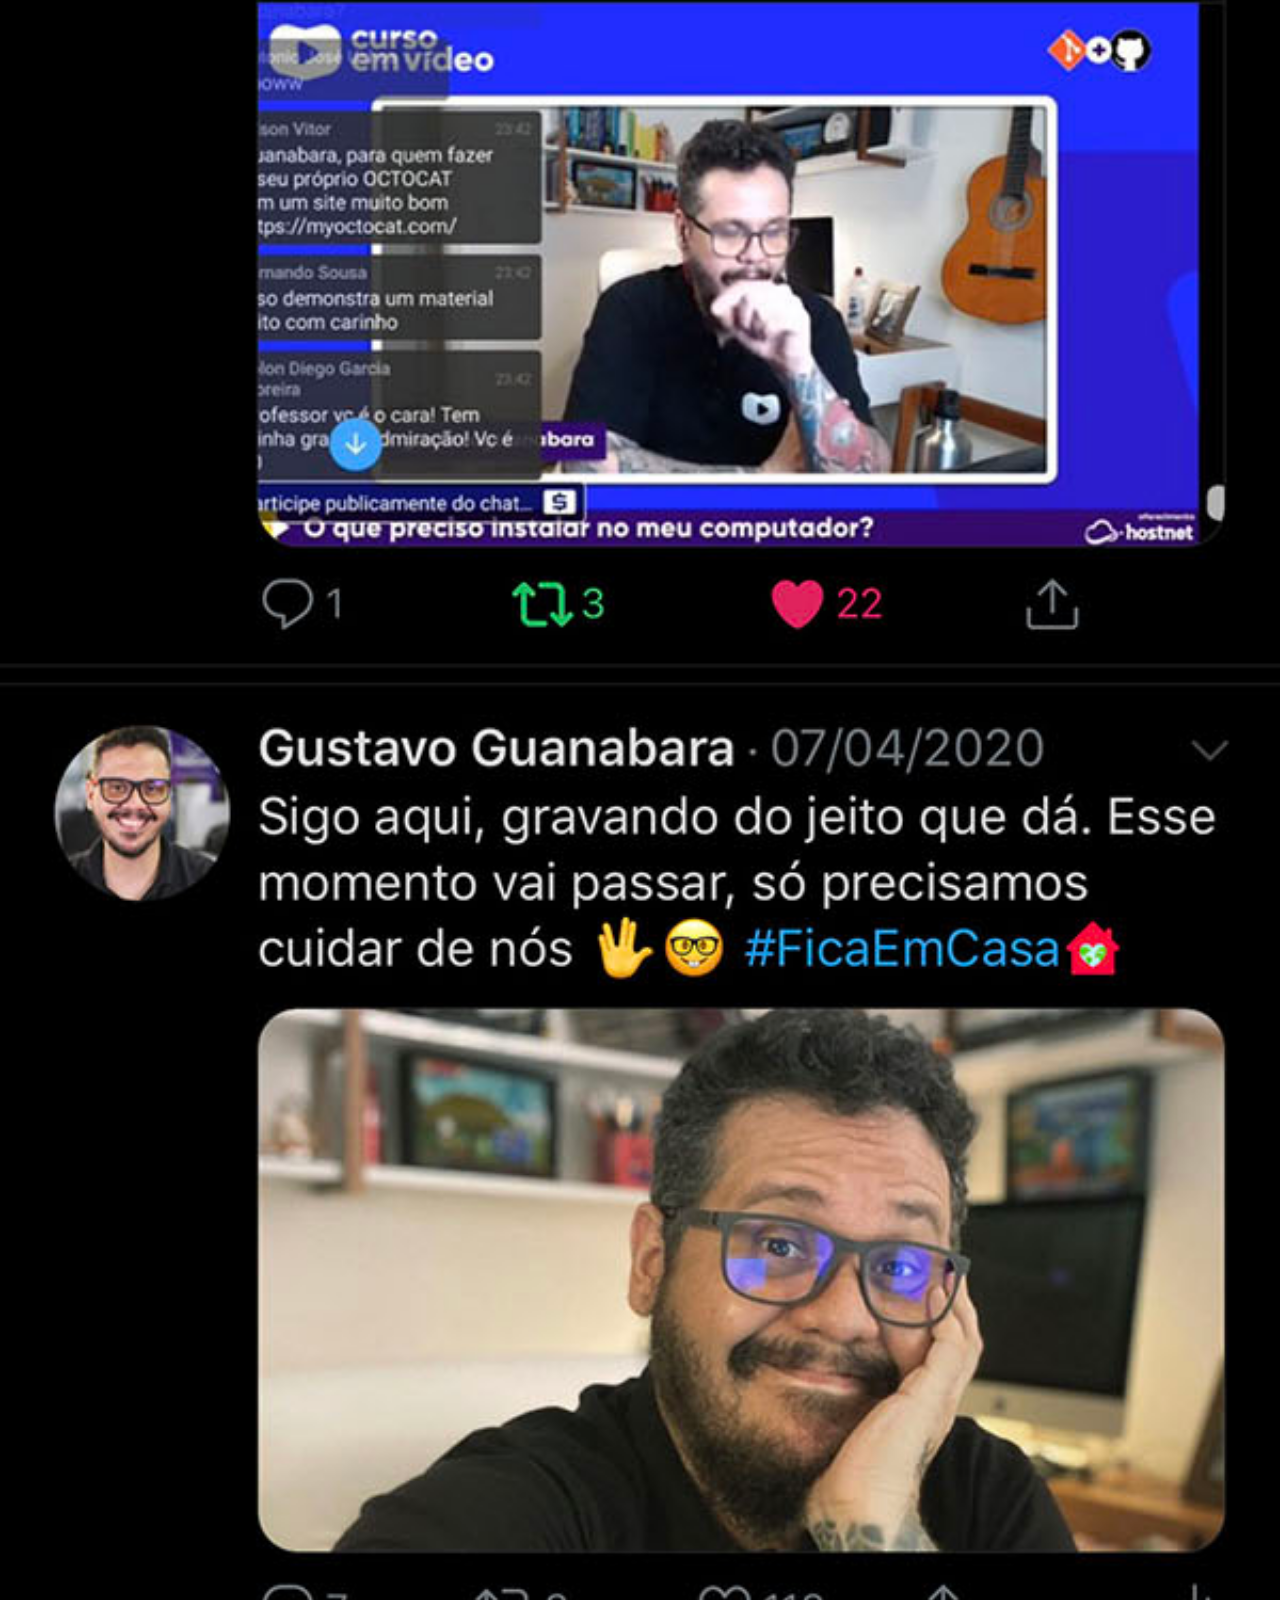
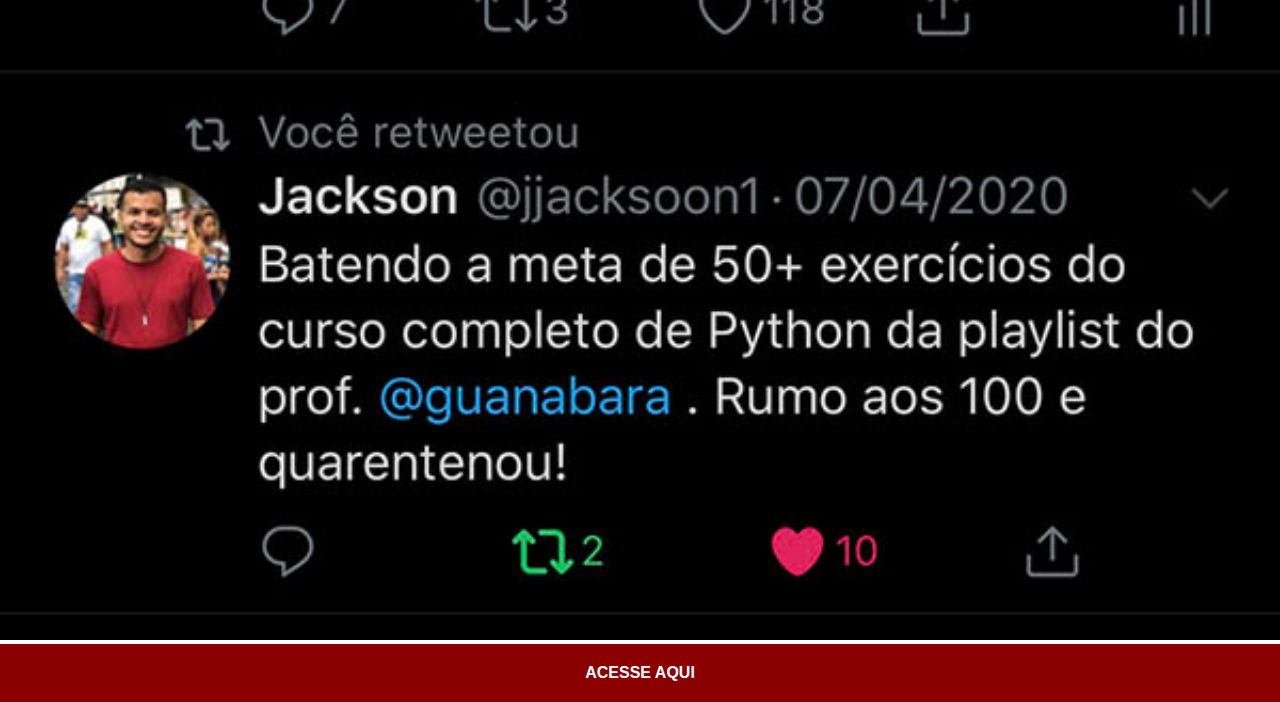
<file: projeto-social/twitter.html>
<!DOCTYPE html>
<html lang="pt-br">
<head>
    <meta charset="UTF-8">
    <meta name="viewport" content="width=device-width, initial-scale=1.0">
    <title>Twitter</title>
    <link rel="stylesheet" href="estilo/social.css">
</head>
<body>
    <img src="imagens/tela-twitter.jpg" alt="Twitter">
    <a href="https://twitter.com/guanabara" target="_blank">ACESSE AQUI</a>
</body>
</html>
</file>
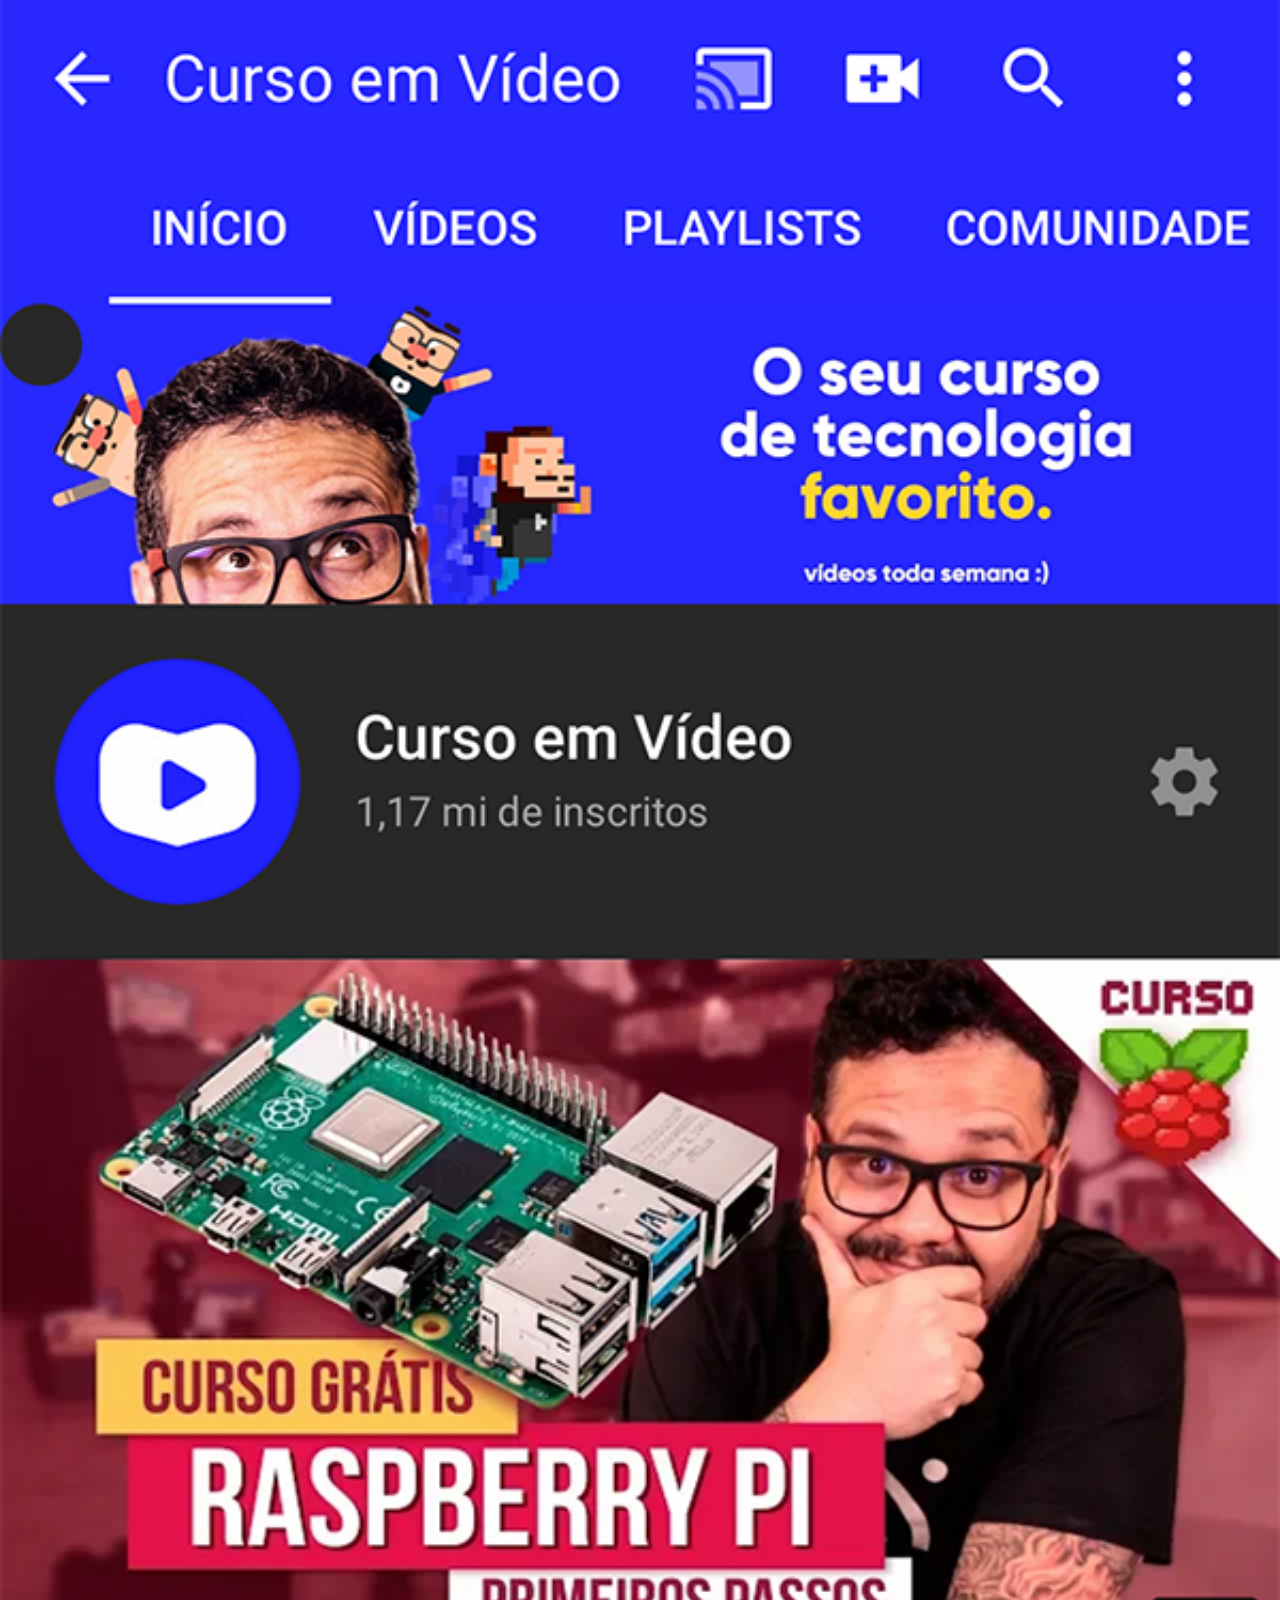
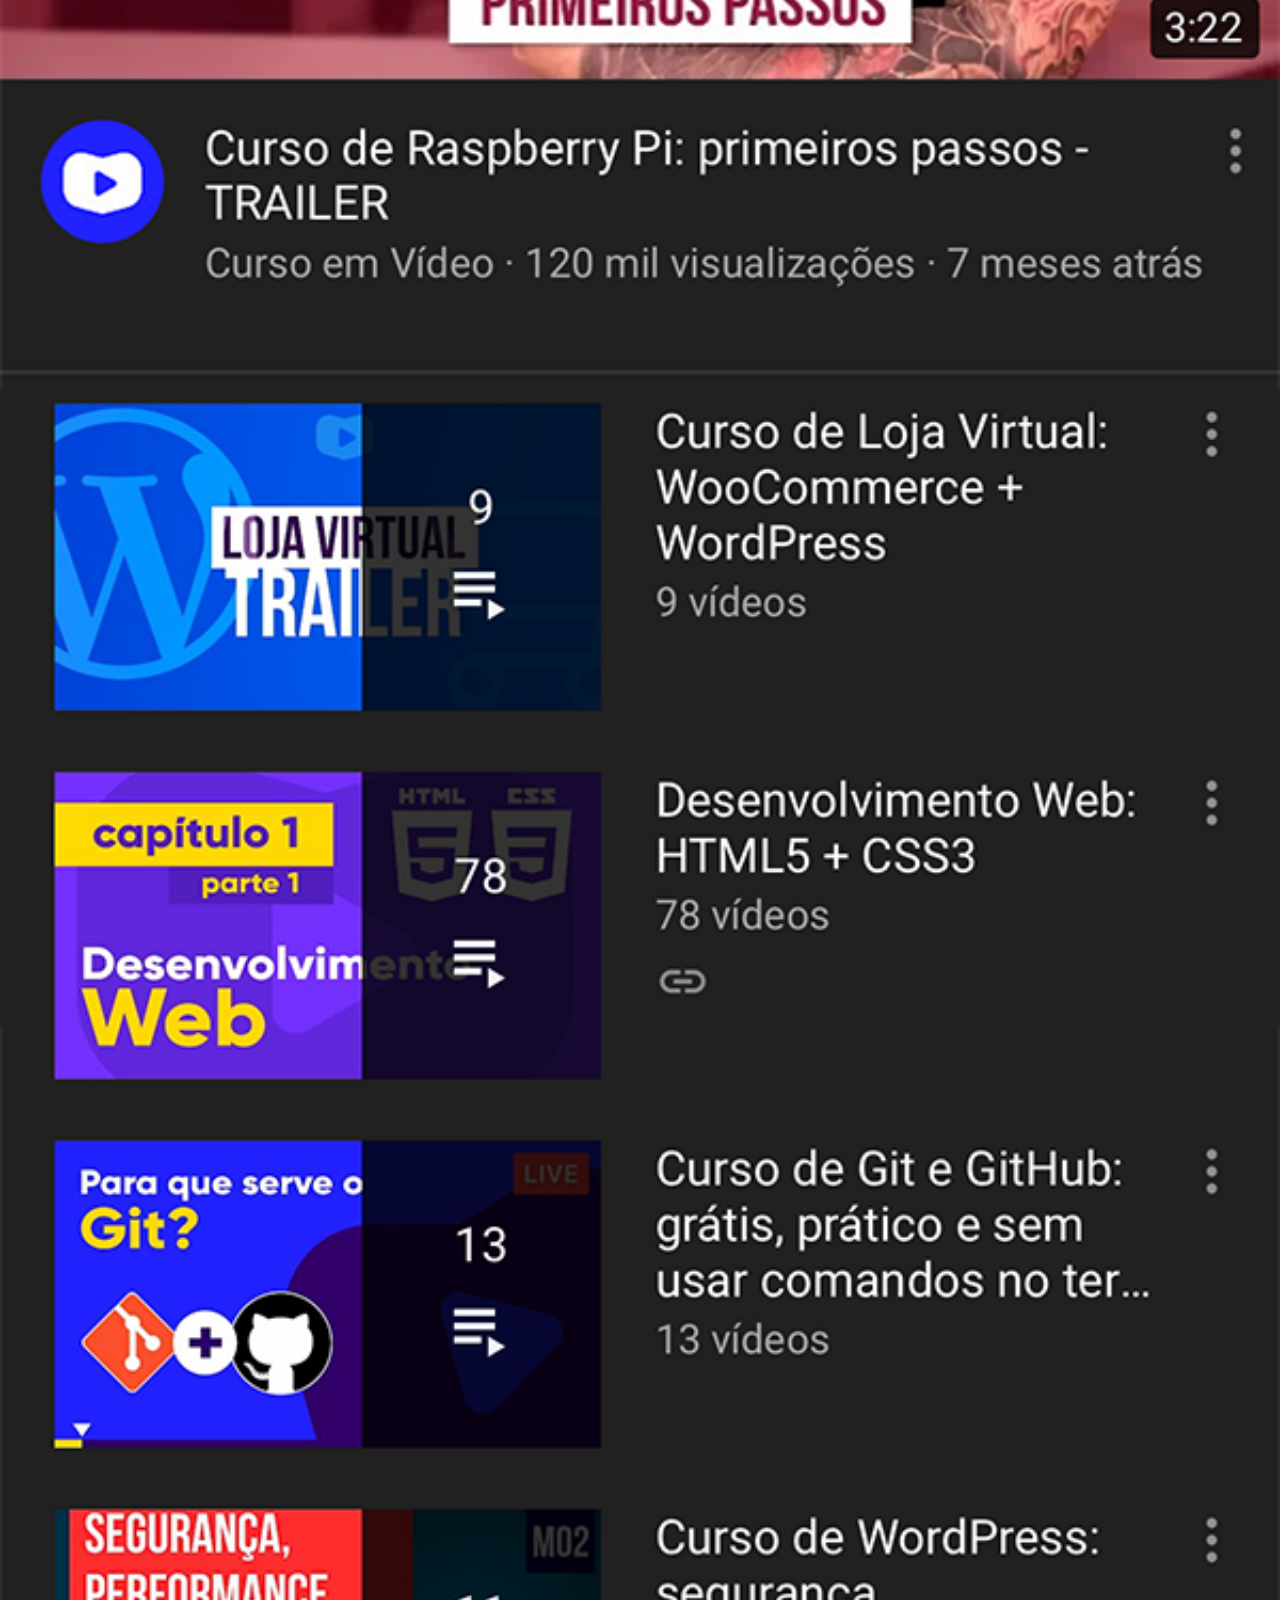
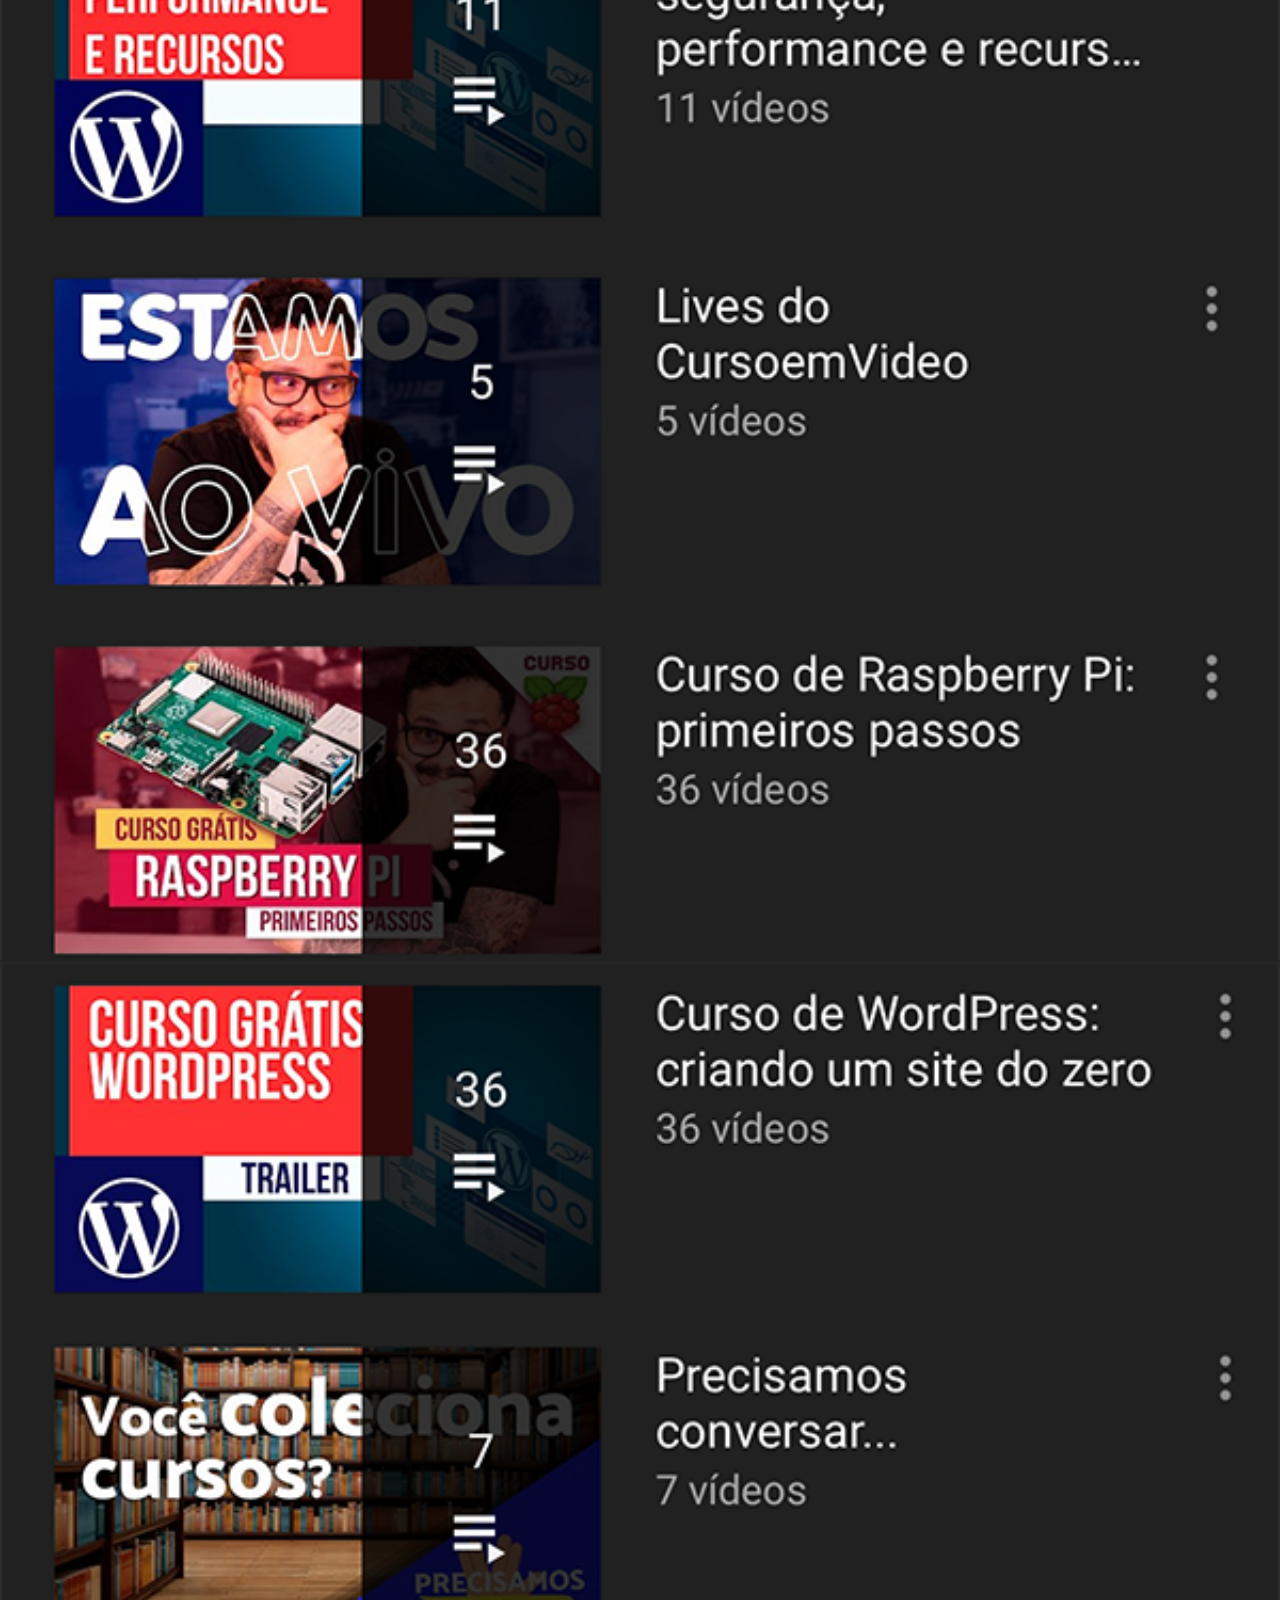
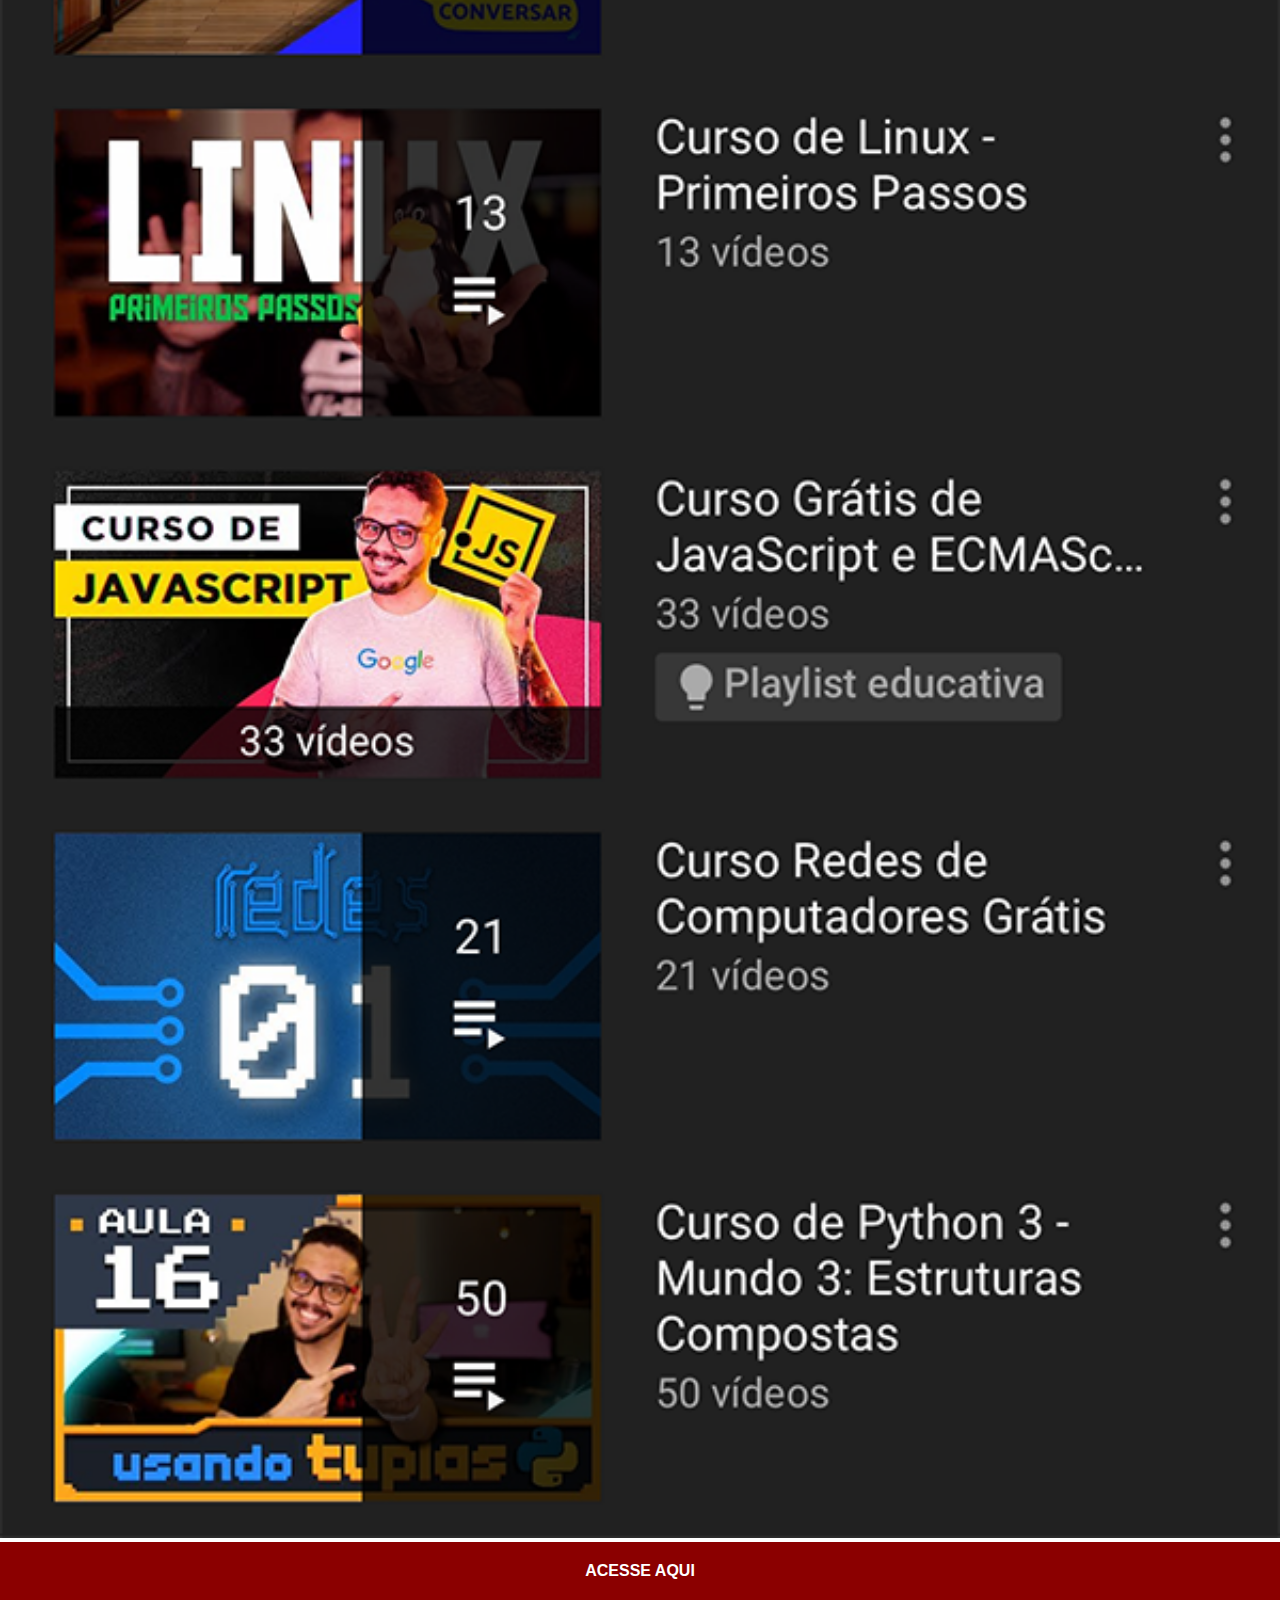
<file: projeto-social/youtube.html>
<!DOCTYPE html>
<html lang="pt-br">
<head>
    <meta charset="UTF-8">
    <meta name="viewport" content="width=device-width, initial-scale=1.0">
    <title>Youtube</title>
    <link rel="stylesheet" href="estilo/social.css">
</head>
<body>
    <img src="imagens/tela-youtube.png" alt="YouTube">
    <a href="https://www.youtube.com/user/cursoemvideo/playlists" target="_blank">ACESSE AQUI</a>
</body>
</html>
</file>
<file: cordel-moderno/style.css>
@charset 'UTF-8';

@import url('https://fonts.googleapis.com/css2?family=Passion+One:wght@400;700;900&family=Sriracha&display=swap');

@font-face {
    font-family: 'Sriracha', cursive;
    src: url('https://fonts.googleapis.com/css2?family=Sriracha&display=swap');

    font-family: 'Passion One', sans-serif;
    src: url('https://fonts.googleapis.com/css2?family=Passion+One:wght@400;700;900&display=swap');
}

* {
    margin: 0px;
    padding: 0px;
}

html, body {
    min-height: 100vh;
    background-color: darkgray;
}

p {
    padding: 50px;
}

header {
    background-color: black;
}

header h1 { 
    font: normal bold 10vh 'Passion One', sans-serif;
    padding-top: 50px;
    text-align: center;
    color: white;

}

#big {
    font: normal bold 15vh 'Passion One', sans-serif;
}

header p {
    font-family: Verdana, Geneva, Tahoma, sans-serif;
    color: white;
    text-align: center;
    padding-top: 25px;
    padding-bottom: 50px;
}

header a, footer a {
    text-decoration: none;
    color: white;
    font-weight: bold;
}

header a:hover, footer a:hover {
    text-decoration: underline;
    transition-duration: 0.4s;
}

section {
    padding-top: 10vh;
    padding-bottom: 10vh;
}

.first p {
    font-family: 'Sriracha', cursive;
    font-size: 5vh;
    text-align: left;
    white-space: pre-line;
    line-height: 2em;
}

#normal {
    background-color: white;
}

.sec p {
    font-family: 'Sriracha', cursive;
    background-color: rgba(22, 22, 22, 0.349);
    display: inline-block;
    padding: 10px;
    color: white;
    font-size: 5vh;
    text-align: left;
    white-space: pre-line;
    padding-left: 50px;
    padding-top: 0px;
    padding-bottom: 2em;
    line-height: 2em;
    text-shadow: 2px 2px 0px black;
}

#img01 {
    background-image: url('imagens/background001.jpg');
    background-position: right center;
    background-size: cover;
    background-attachment: fixed;
    box-shadow: inset 6px 6px 13px 0px black;
}

.tf p {
    font-family: 'Sriracha', cursive;
    font-size: 5vh;
    text-align: left;
    white-space: pre-line;
    line-height: 2em;
}

.five p#escuro {
    font-family: 'Sriracha', cursive;
    font-size: 5vh;
    background-color: rgba(22, 22, 22, 0.349);
    text-shadow: 2px 2px 0px black;
    display: inline-block;
    color: white;
    text-align: left;
    white-space: pre-line;
    padding-top: 0px;
    padding-left: 50px;
    padding-bottom: 2em;
    line-height: 2em;
}

#img02 {
    background-image: url('imagens/background002.jpg');
    background-position: right center;
    background-size: cover;
    background-attachment: fixed;
    box-shadow: inset 6px 6px 13px 0px black;
}
    

.ss p {
        font-family: 'Sriracha', cursive;
        font-size: 5vh;
        text-align: left;
        white-space: pre-line;
        line-height: 2em;
}

footer {
    display: block;
    margin: auto;
    padding: 5px;
    background-color: black;
    text-align: center;
    text-decoration: none;
    color: white;
    font: normal normal 2.5vh 'Passion One', sans-serif;
}
</file>
<file: projeto-glass/estilos/style.css>
@charset 'UTF-8';

* {
    padding: 0px;
    font-family: system-ui, -apple-system, BlinkMacSystemFont, 'Segoe UI', Roboto, Oxygen, Ubuntu, Cantarell, 'Open Sans', 'Helvetica Neue', sans-serif;
}

body {
    background-color: #dddddd;
    background-image: linear-gradient(to bottom, #49a09d, #5f2c82);
}

#interface {
    background-color: white;
    width: 1000px;
    margin: -20px auto 0px auto;
    box-shadow: 0px 0px 10px rgba(0, 0, 0, 0.671);
    border-bottom-right-radius: 10px;
    border-bottom-left-radius: 10px;
    padding: 10px;
}

header#cabecalho #glass {
    height: 190px;
    position: absolute;
    left: 1120px;
    top: 50px;
}

#cabecalho {
    border-bottom: 1px #606060 solid;
    height: 200px;
    background: url('../imagens/Google_Glass_logo.png') no-repeat 0px 100px;
}

#cabecalho h1 {
    font-family: Arial, Helvetica, sans-serif;
    font-size: 1.9em;
    color: #606060;
    text-shadow: 1px 1px 1px rgba(0, 0, 0, 0.6);
    padding: 0px;
    margin-bottom: 0px;
}

#cabecalho h2 {
    font-family: Arial, Helvetica, sans-serif;
    color: #888888;
    font-size: 1.4em;
    font-weight: 300;
    padding: 0px;
    margin-top: 10px;
}

hgroup {
    margin-top: 10px;
}

span {
    font-weight: 900;
}

p {
    text-indent: 30px;
    text-align: justify;
}

figure h3 {
    font-weight: bolder;
    font-size: 1.3em;
    text-align: center;
    border: 1px solid rgba(0, 0, 0, 0.397);
    border-radius: 5px;
    padding: 5px;
    width: 150px;
    background-color: rgba(0, 0, 0, 0.397);
}

figure p {
    font-size: 1.1em;
}

#foto-legenda {
    position: relative;
    border: 8px solid white;
    box-shadow: 1px 1px 4px rgba(0, 0, 0, 0.438);
}

#foto-legenda img {
    width: 100%;
    height: 100%;
}

#foto-legenda figcaption {
    opacity: 0;
    position: absolute;
    top: 0px;
    background-color: rgba(0, 0, 0, 0.397);
    color: white;
    width: 100%;
    height: 100%;
    padding: 10px;
    box-sizing: border-box;
    transition: opacity 1s;
}

#foto-legenda:hover figcaption {
    opacity: 1;
}

#menu ul {
    text-decoration: none;
    text-transform: uppercase;
    position: absolute;
    top: -15px;
    right: 300px;
}

#menu li {
    display: inline-block;
    border: 1px solid rgb(46, 46, 46);
    border-radius: 5px;
    background-color: rgb(155, 154, 154);
    padding: 10px;
    margin: 2px;
    transition: background-color 1s;
}

#menu li:hover {
    
    background-color: #606060;
}

#menu h1 {
    display: none;
}

#menu a {
    text-decoration: none;
    color: black;
}

#menu a:hover {
    color: white;
}

section#corpo {
    display: block;
    width: 520px;
    float: left;
    border-right: 1px solid #606060;
    padding-right: 40px;
}

a {
    color: black;
    text-decoration: none;
    transition: background-color 0.8s;
}

a:hover {
    background-color: #888888;
    border-radius: 3px;
    text-decoration: underline;
}

article#mainnot h2 {
    font-size: 1.1em;
    color: #606060;
    background-color: #acacac6c;
    padding: 5px 0px;
    margin: 10px 0px;
}

header#cabecalho-artigo h1 {
    font-family: system-ui, -apple-system, BlinkMacSystemFont, 'Segoe UI', Roboto, Oxygen, Ubuntu, Cantarell, 'Open Sans', 'Helvetica Neue', sans-serif;
    font-size: 2em;
    margin-bottom: 0px;
}

header#cabecalho-artigo h2 {
    font-size: 1.4em;
    color: #cecece;
    background-color: #ffffff;
    margin: 0px;
}

header#cabecalho-artigo h3 {
    font-size: 1.2em;
    color: #606060;
}

#tabela {
    width: 520px;
    border: 1px solid rgb(75, 75, 75);
    border-spacing: 0px;
    margin-left: auto;
    margin-right: auto;
}

#tabela td {
    border: 1px solid rgb(75, 75, 75);
    padding: 10px;
    text-align: center;
}

#tabela td.colleft {
    vertical-align: top;
    font-weight: bold;
    color: white;
    background-color: #606060;
}

#tabela td.colright {
    text-align: left;
    background-color: #888888;
}

#tabela caption {
    color: #888888;
    font-size: 1.5em;
    font-weight: bolder;
}

#tabela caption span {
    display: block;
    float: right;
    color: black;
    font-size: 0.7em;
    margin-top: 10px;
    font-weight: 300;
}

aside#lateral {
    display: block;
    width: 400px;
    float: right;
    margin-right: 15px;
    background-color: #dddddd;
    padding: 10px;
    margin-top: 10px;
    box-shadow: 2px 2px 2px rgba(0, 0, 0, 0.404);
    border-radius: 5px;
}

aside#lateral h1 {
    font-family: system-ui, -apple-system, BlinkMacSystemFont, 'Segoe UI', Roboto, Oxygen, Ubuntu, Cantarell, 'Open Sans', 'Helvetica Neue', sans-serif;
    font-size: 1.8em;
    color: #606060;
}

aside#lateral h2 {
    background-color: #606060;
    color: white;
    font-size: 1.3em;
    padding: 10px;
}

footer {
    clear: both;
    border-top: 1px solid #606060;
    font-size: 1.5em;
    font-weight: 500;
}

footer a {
    text-decoration: none;
    font-family: monospace;
    color: rgb(0, 0, 0);
    cursor: pointer;
    border-right: 4px solid;
    width: 8ch;
    white-space: nowrap;
    overflow: hidden;
    animation: typing 2s steps(8), blinking 0.7s infinite step-end alternate;
}

@keyframes typing {
    from {
        width: 0;
    }
}

@keyframes blinking {
    50% {
        border-color: transparent;
    }
}
</file>
<file: projeto-login/estilos/style.css>
@charset 'UTF-8';

/* Paleta de cores guanabara
    Verde: #49a09d
    Lilás: #5f2c82
*/

* {
    font-family: system-ui, -apple-system, BlinkMacSystemFont, 'Segoe UI', Roboto, Oxygen, Ubuntu, Cantarell, 'Open Sans', 'Helvetica Neue', sans-serif;
    padding: 0px;
    margin: 0px;
    box-sizing: border-box;
}

body, html {
    background-image: linear-gradient(to bottom, #49a09d, #5f2c82);
    height: 100vh;
    width: 100vw;
}

main {
    position: relative;
    height: 100vh;
    width: 100vw;
}

section#login {
    background-color: whitesmoke;
    width: 255px;
    height: 525px;
    border-radius: 22px;
    position: absolute;
    top: 50%;
    left: 50%;
    overflow: hidden;
    box-shadow: 0px 0px 10px rgba(0, 0, 0, 0.699);
    transition: width .5s, height .5s;
    transition-timing-function: ease;
    transform: translate(-50%, -50%);
}

section#login .imagem {
    display: block;
    background: #9522e2 url(../imagens/predio.jpg) no-repeat;
    background-position: top;
    background-size: cover;
    height: 200px;
}

section#login .formulario {
    display: block;
    padding: 10px;
}

form .campo {
    background-color: #5f2c82;
    border: 2px solid #5f2c82;
    display: block;
    width: 100%;
    height: 40px;
    border-radius: 8px;
    margin: 5px 0px;
}

.campo label {
    display: none;
}

.campo label {
    color: white;
    font-size: 2em;
    width: 40px;
    padding: 5px;
}

.campo input {
    background-color: #56b8b4;
    font-size: 1em;
    width: calc(100% - 29px);
    height: 100%;
    border: none;
    border-radius: 8px;
    padding: 4px;
    transform: translateX(1.2px);
}

.campo input:focus-within {
    background-color: white;
}

.formulario h1 {
    text-align: center;
    margin-bottom: 10px;
}

.formulario p {
    font-size: 0.8em;
}

form input[type=submit] {
    display: block;
    font-size: 1em;
    width: 100%;
    height: 40px;
    background-color: #49a09d;
    color: white;
    border: none;
    border-radius: 5px;
    cursor: pointer;
}

form input[type=submmit]:hover {
    background-color: #295a58;
}

form a.botao {
    display: block;
    text-align: center;
    height: 40px;
    width: 100%;
    padding-top: 5px;
    margin-top: 5px;
    color: #49a09d;
    background-color: #ffffff;
    border: 1px solid #49a09d;
    border-radius: 7px;
    text-decoration: none;
    font-size: 1em;
}

form a.botao:hover {
    background-color: #56c0bc;
}

.botao i {
    font-size: 0.8em;
}

input, a { 
    margin: auto;
}

i.material-icons {
    color: white;
    transform: translateY(4px);
}
</file>
<file: projeto-login/estilos/media-query.css>
@charset 'UTF-8';

/* Typical device Breakpoins 
Celular: de 600px até 768px
Tablet: de 769 px até 992px
Desktop: de 992px até 1200px
Grandes telas: acima de 1200px */

@media screen and (min-width: 768px) and (max-width: 992px) {

    section#login {
        width: 80vw;
        height: 280px;
    }

    section#login .imagem {
        float: left;
        width: 30%;
        height: 100%;
    }

    section#login .formulario {
        float: right;
        width: 70%;
    }
}

@media screen and (min-width: 992px) {

    body {
        background-image: linear-gradient(to bottom, #49a09d, #5f2c82);
        transition: background .5s ease;
    }

    body:hover {
        background-image: linear-gradient(to bottom, #813daf, #27a5a1); 
    }

    section#login {
        width: 950px;
        height: 320px;
    }

    section#login .imagem {
        float: right;
        width: 40%;
        height: 100%;
    }

    section#login .formulario {
        float: left;
        width: 60%;
    }

    .formulario h1 {
        text-align: center;
        margin-bottom: 10px;
        font-size: 2em;
    }

    .formulario p {
        font-size: 1.2em;
        margin: 10px 0px;
    }
}
</file>
<file: projeto-social/estilo/style.css>
@charset 'UTF-8';

* {
    margin: 0;
    padding: 0;
    font-family: Arial, Helvetica, sans-serif;
}

html, body {
    height: 100vh;
    width: 100vw;
    background-color: black;
}

body {
    background: url('../imagens/fundo-madeira.jpg') no-repeat top center;
    background-size: cover;
    background-attachment: fixed;
}

main {
    height: 100vh;
    position: relative;
}

#phone {
    height: 628px;
    width: 312px;
    background-color: blue;
    position: absolute;
    top: 50%;
    left: 50%;
    transform: translate(-50%, -50%); 
    background: url('../imagens/frame-iphone.png') no-repeat;
}

#tela {
    position: relative;
    top: 80px;
    left: 22px;
    width: 267px;
    height: 471px;

}

#social-media {
    text-align: right;
}

#social-media img {
    position: relative;
    width: 50px;
    margin: 10px;
    border-radius: 50%;
    box-shadow: 2px 2px 5px rgba(0, 0, 0, 0.61);
    box-sizing: border-box;
    z-index: 9999;

}

#social-media img:hover {
    border: 3px solid rgba(255, 255, 255, 0.445);
    box-shadow: 5px 5px 10px rgba(0, 0, 0, 0.075);
    transition: transform 1.3s, border 1.3s;
    transform: rotate(360deg);
}
</file>
<file: site-android/estilo/style.css>
@charset 'UTF-8';
@import url('https://fonts.googleapis.com/css2?family=Bebas+Neue&display=swap');
@import url('https://fonts.googleapis.com/css2?family=Poppins:wght@400;500;600&display=swap');
@font-face {
    font-family: 'Android';
    src: url(../fontes/idroid.otf) format(opentype);
    font-weight: normal;
}

:root {
    --cor0: #c5ebd6;
    --cor1: #83e1ad;
    --cor2: #3ddc84;
    --cor3: #2fa866;
    --cor4: #1a5c37;
    --cor5: #063d1e;

    --fonte-padrao: 'Poppins', Arial, Verdana, Helvetica, sans-serif;
    --fonte-destaque: 'Bebas Neue', cursive;
    --fonte-android: 'Android', cursive;
}

* {
    margin: 0px;
    padding: 0px;
}
 
body {
    background-color: var(--cor0);
    font-family: var(--fonte-padrao);
}


header {
    background-image: linear-gradient(to bottom, var(--cor3), var(--cor5));
    min-height: 150px;
    text-align: center;
    padding-top: 30px;
}

header h1 {
    color: white;
    font-family: var(--fonte-destaque);
    margin-bottom: 20px;
    font-size: 3em;
    text-shadow: 2px 2px 0px rgba(0, 0, 0, 0.445);
}

header p {
    color: white;
    font-family: var(--fonte-padrao);
    font-size: 1.2em;
    max-width: 500px;
    padding-right: 10px;
    padding-right: 10px;
    margin: auto;
    text-shadow: 2px 2px 0px rgba(0, 0, 0, 0.445);
}

nav {
    background-color: var(--cor5);
    padding: 10px;
    box-shadow: 0px 5px 5px rgba(0, 0, 0, 0.418);
}

nav a {
    color: white;
    text-decoration: none;
    padding: 10px;
    font-weight: bold;
    transition-duration: 1s;
    border-radius: 10px;
}

nav a:hover {
    background-color: #c5ebd6;
    color: var(--cor5);
}

nav a:active {
    color: var(--cor3);
}

main {
    margin: auto;
    margin-bottom: 30px;
    border-bottom-left-radius: 10px;
    border-bottom-right-radius: 10px;
    min-width: 300px;
    max-width: 1000px;
    padding: 20px;
    background-color: white;
    box-shadow: 0px 0px 10px rgba(0, 0, 0, 0.411);
}

main h1 {
    color: var(--cor5);
    font-family: var(--fonte-android);
    font-size: 1.8em;
}

main h2 {
    font-family: var(--fonte-android);
    color: var(--cor4);
    font-size: 1.3em;
    background-image: linear-gradient(to right, var(--cor1), transparent);
    border-radius: 20px;
    padding: 5px;
}

main p {
    margin: 15px 0px;
    text-align: justify;
    text-indent: 30px;
    line-height: 1.5em;
}

main img {
    width: 100%;
}

strong {
    color: var(--cor5);
    font-weight: bold;
}

main a {
    color: var(--cor5);
    text-decoration: none;
    font-weight: bold;
    transition-duration: 1s;
}

main a:hover {
    background-color: var(--cor3);
    border-radius: 7px;
    padding: 2px;
}

.video {
    background-color: var(--cor5);
    padding: 20px;
    padding-bottom: 2%;
    padding-right: 10%;
    margin-bottom: 10px;
}

.video iframe {
    position: relative;
    display: block;
    margin: auto;
    padding-bottom: 0px;
    top: 5%;
    left: 5%;
    max-width: 90%;
    max-height: 90%;
}

#linkimg {
    width: 15px;
    height: 15px;
}

#pequena {
    max-width: 300px;
    display: block;
    margin: auto;
}

aside {
    background-color: var(--cor1);
    border-radius: 10px;
    padding: 10px;
    box-shadow: 3px 3px 8px rgba(0, 0, 0, 0.315);
}

aside h3 {
    background-color: var(--cor3);
    border-top-right-radius: 10px;
    border-top-left-radius: 10px;
    color: black;
    padding: 5px;
    margin: -10px -10px 0px -10px;
}

aside p {
    padding-left: 20px;
    padding-right: 20px;
    padding-top: 10px;
    padding-bottom: 10px;
    margin: auto;
    text-align: justify;
}

aside ul {
    list-style-type: '\1F449';
    list-style-position: inside;
    columns: 2;
}

footer {
    background-color: var(--cor5);
    color: white;
    text-align: center;
    font-size: 0.8em;
    padding: 5px;
}

footer a {
    color: white;
    font-weight: bold;
    text-decoration: none;
    transition-duration: 0.1;
}

footer a:hover {
    text-decoration: underline;
}
</file>
<file: projeto-social/estilo/social.css>
* {
            margin: 0;
            padding: 0;
            font-family: Arial, Helvetica, sans-serif;
        }

        ::-webkit-scrollbar {
            width: 0px;
            height: 0px;
        }

        img {
            width: 100vw;
        }

        a {
            display: block;
            background-color: darkred;
            color: white;
            padding: 20px;
            text-align: center;
            font-weight: bolder;
            text-decoration: none;
        }

        a:hover {
            background-color: red;
        }
</file>
